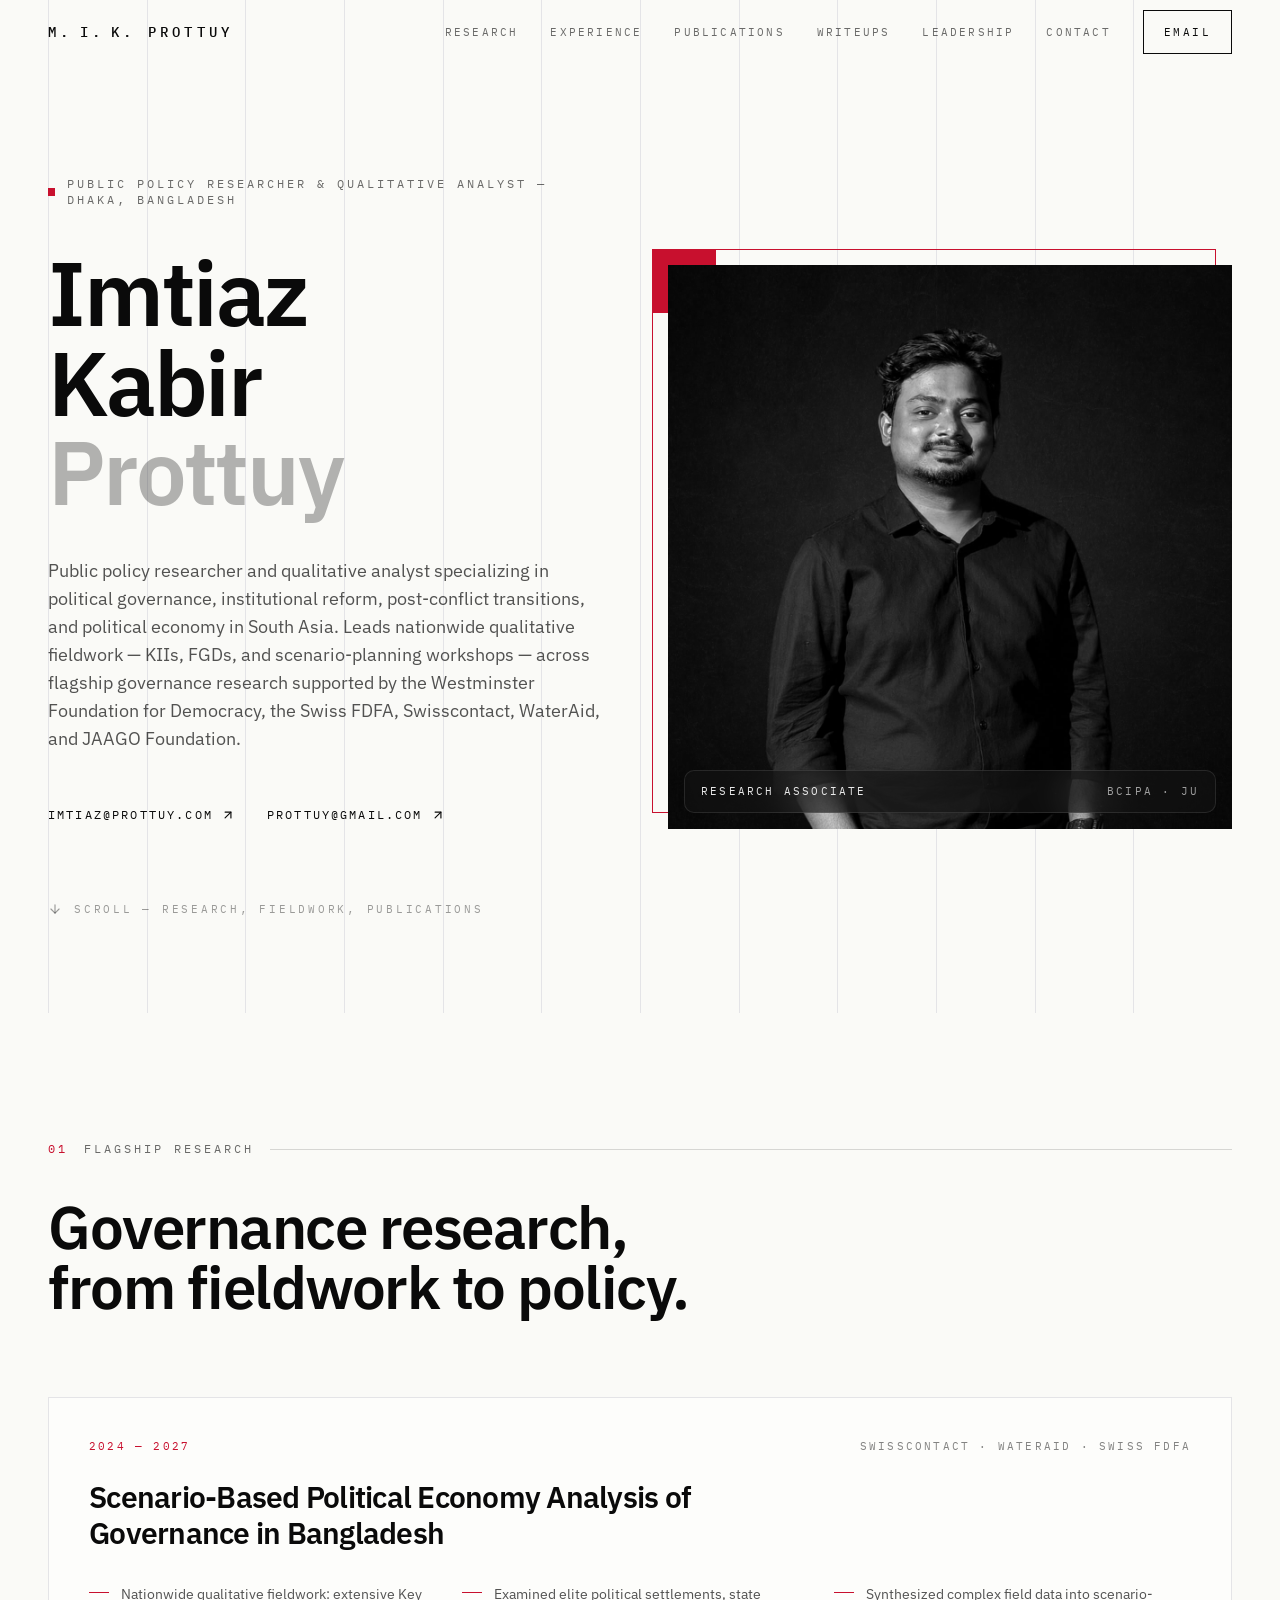
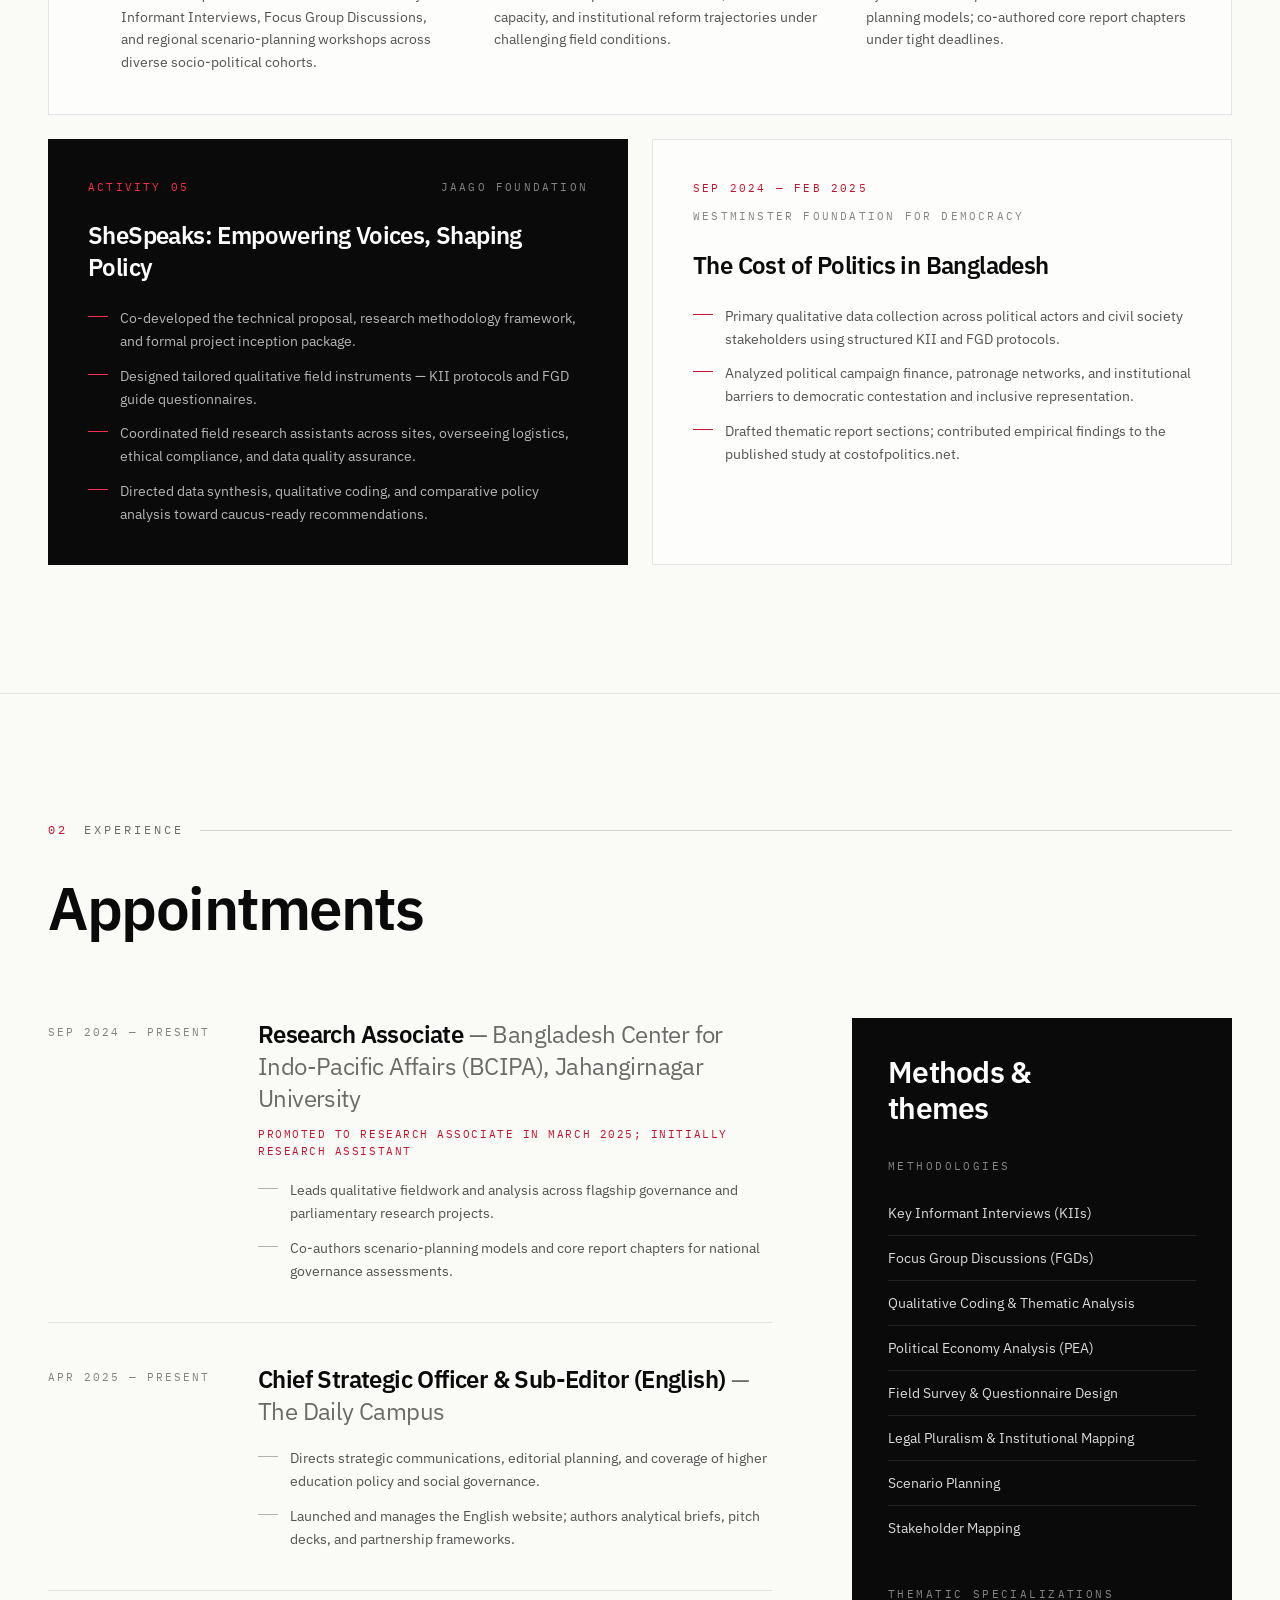
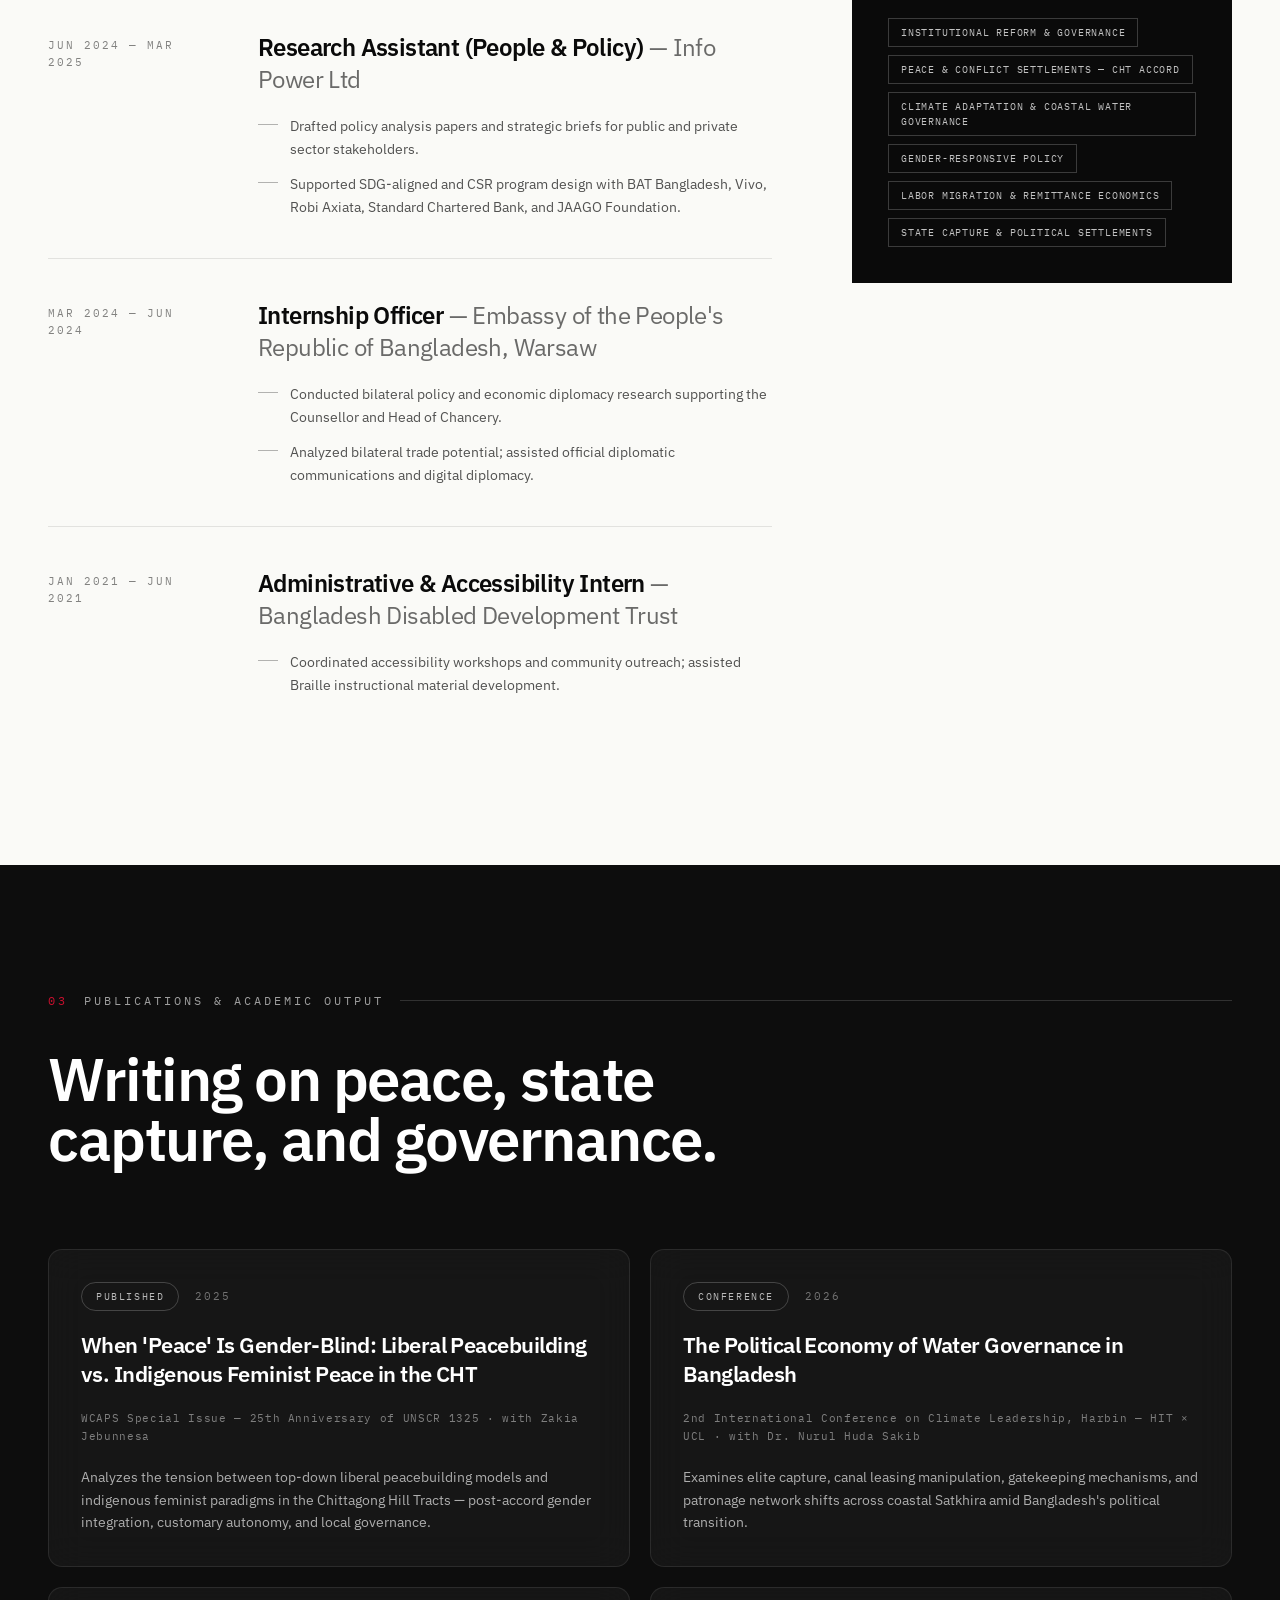
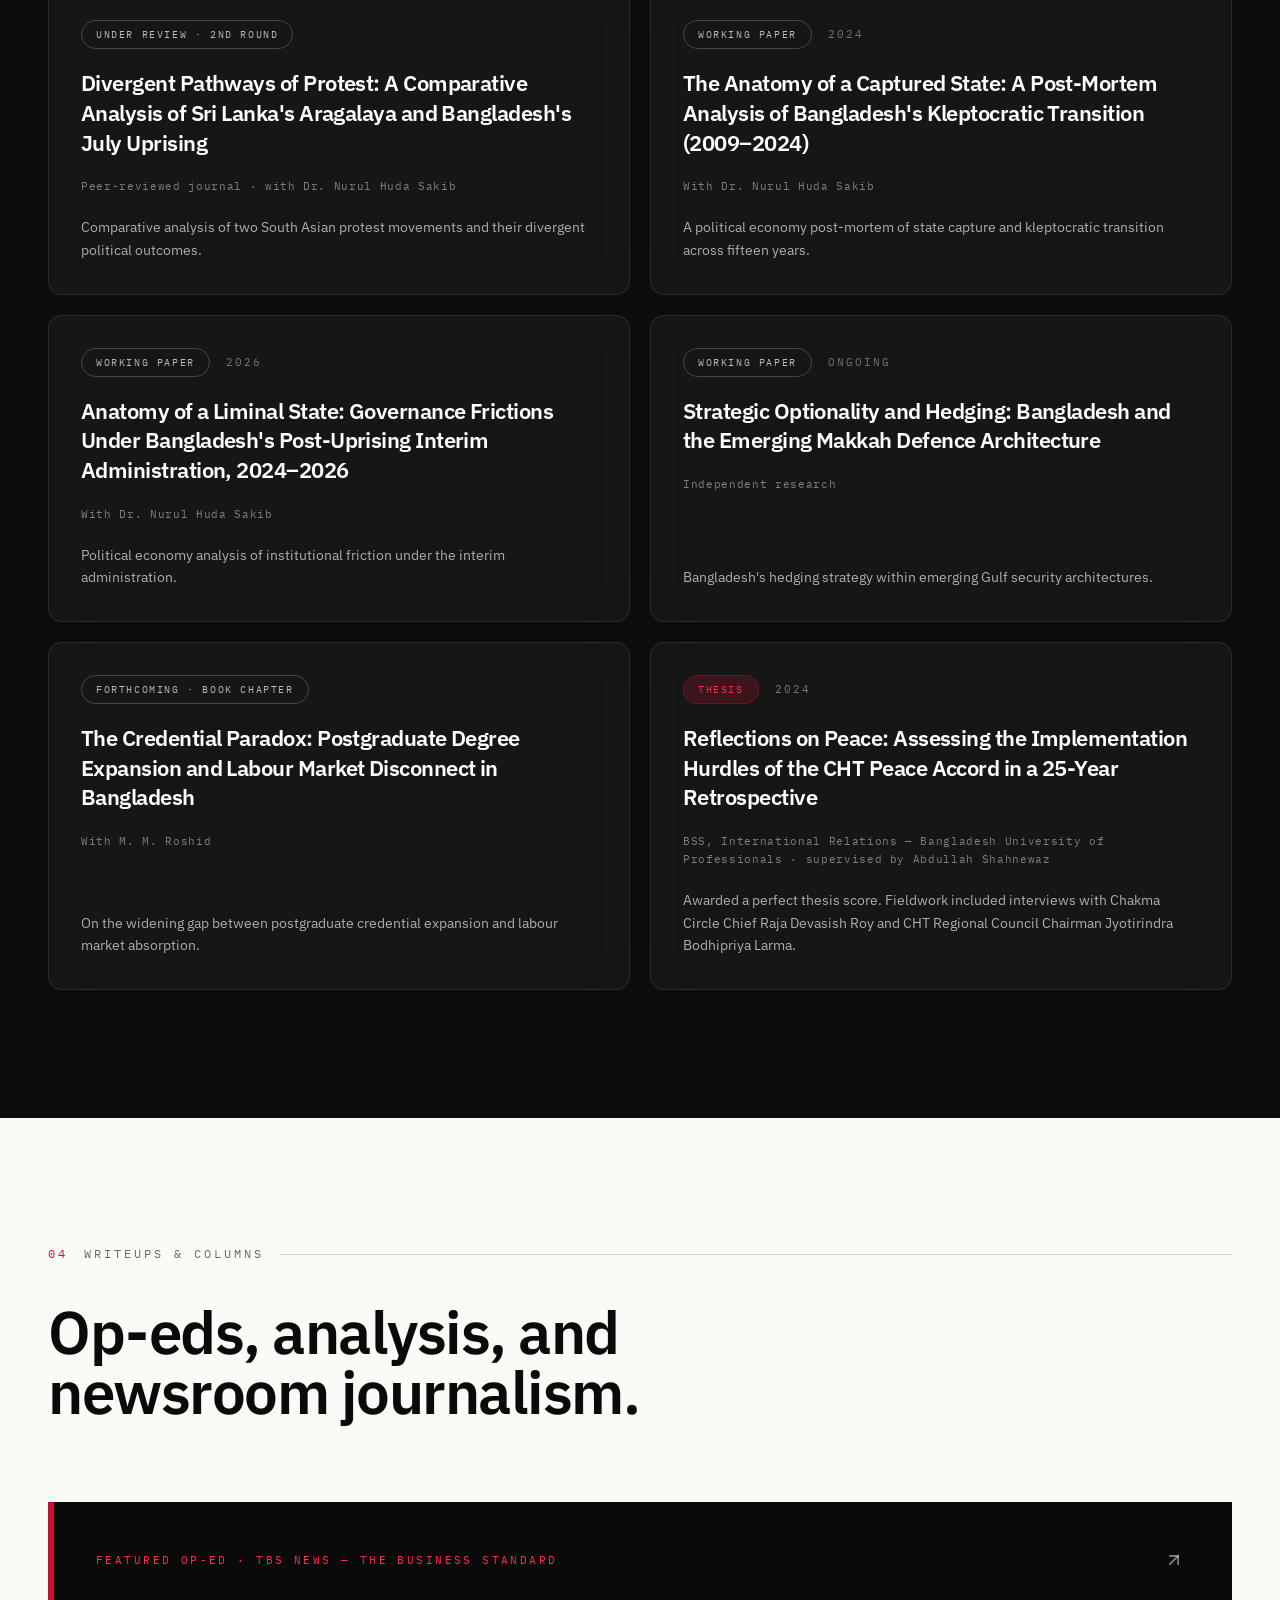
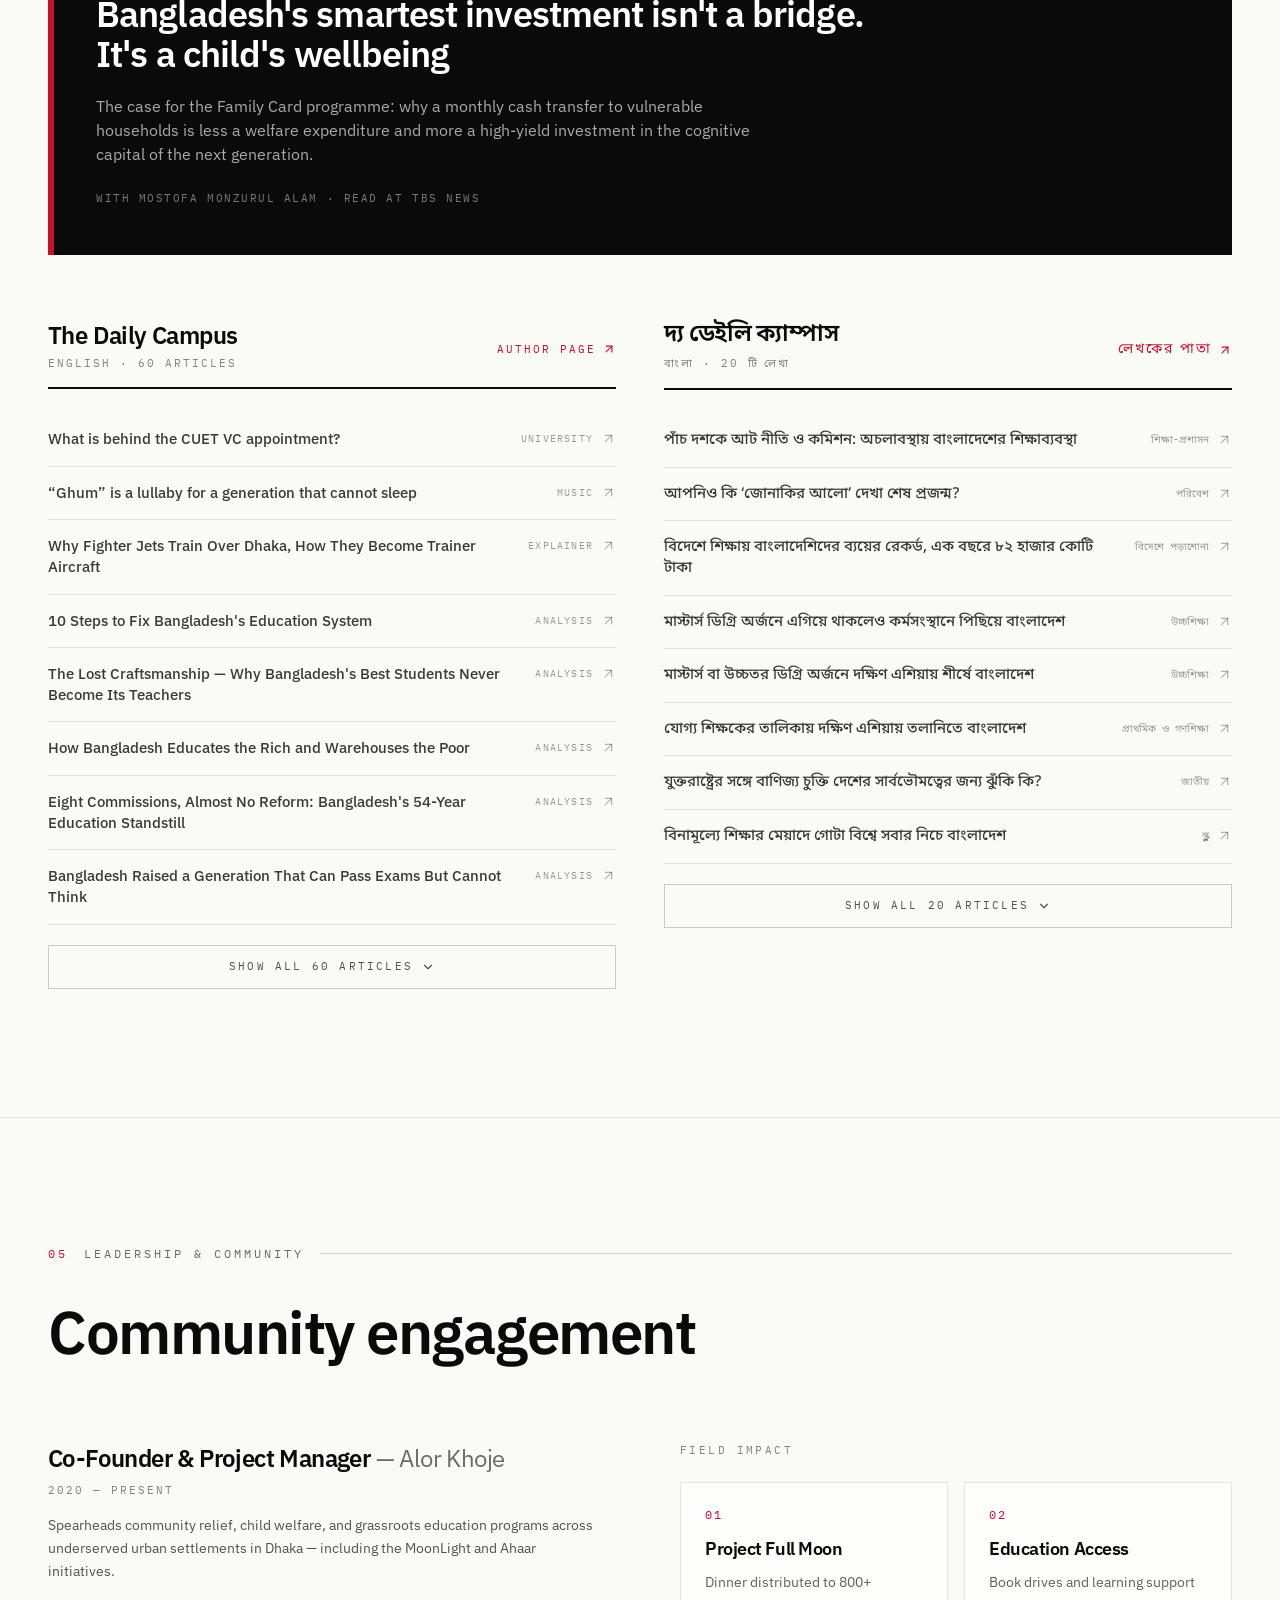
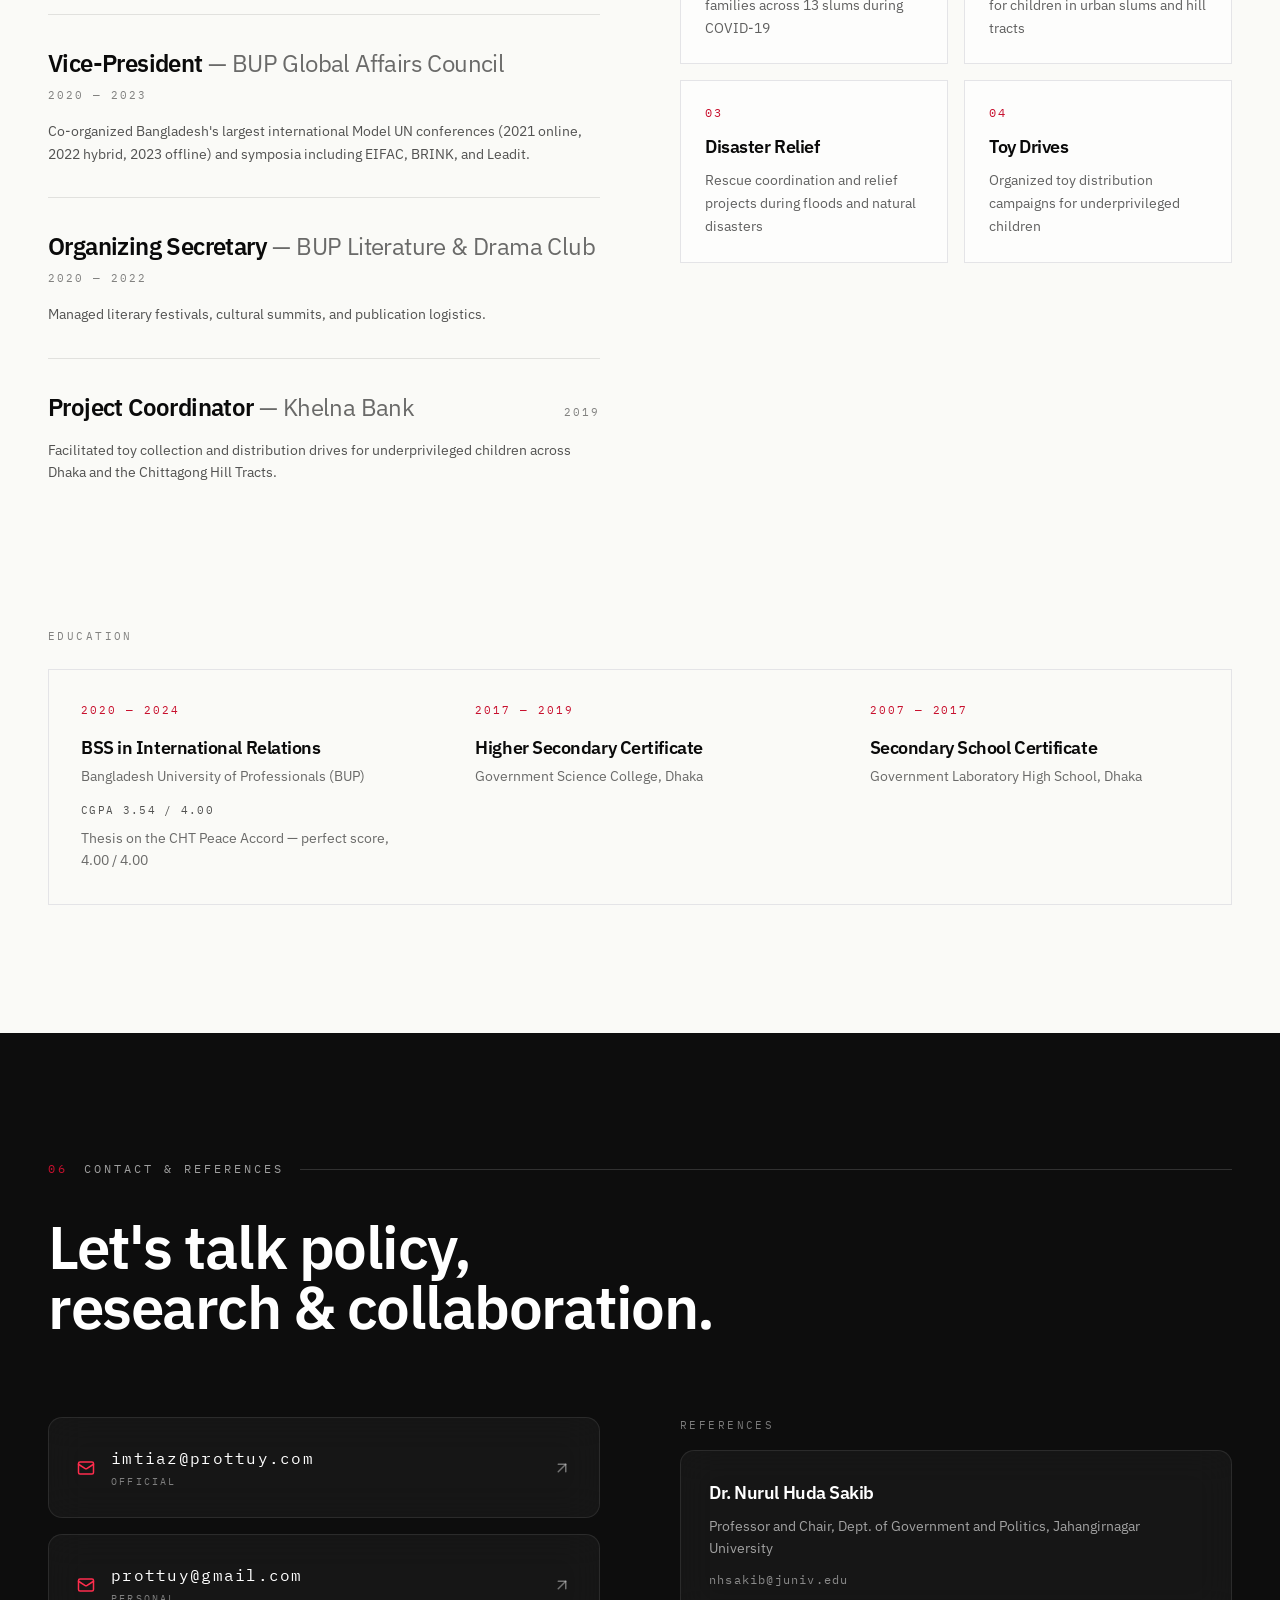
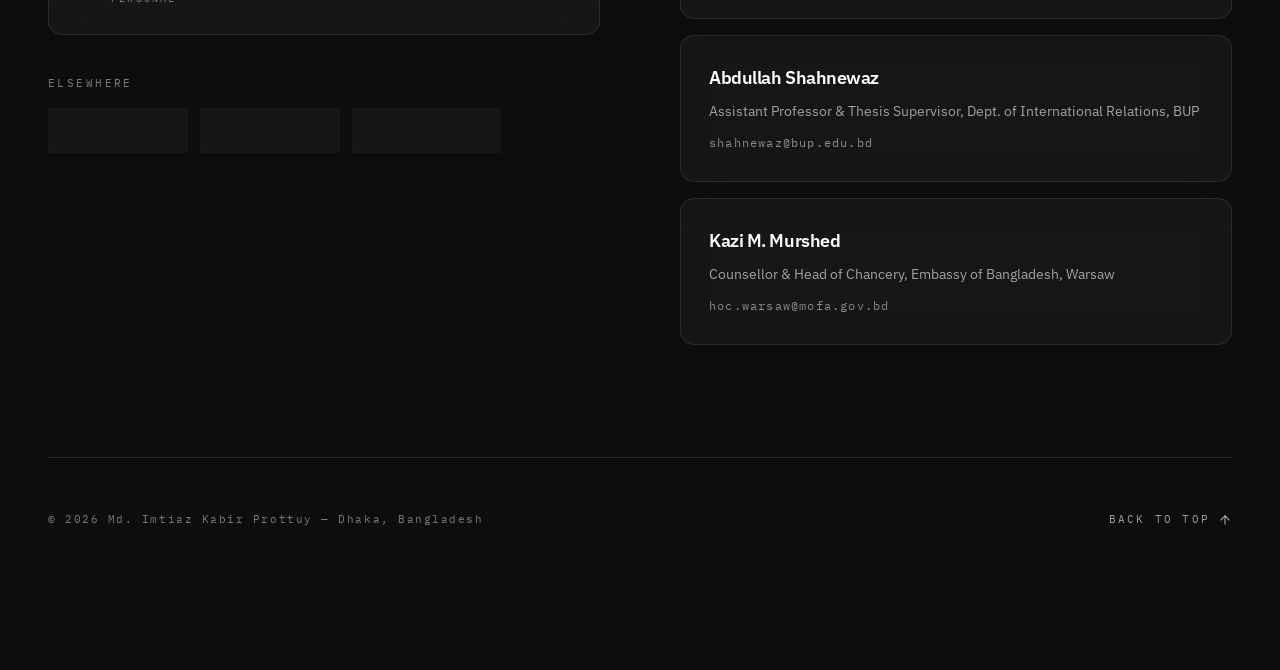
<file: index.html>
<!doctype html>
<html lang="en">
  <head>
    <meta charset="UTF-8" />
    <meta name="viewport" content="width=device-width, initial-scale=1.0, viewport-fit=cover" />
    <meta
      name="description"
      content="Imtiaz Kabir Prottuy — public policy researcher and qualitative analyst specializing in political governance, institutional reform, and post-conflict transitions in South Asia."
    />
    <title>Imtiaz Kabir Prottuy — Public Policy Researcher</title>
    <link rel="preconnect" href="https://fonts.loli.net" />
    <link rel="preconnect" href="https://gstatic.loli.net" crossorigin />
    <link
      href="https://fonts.loli.net/css2?family=IBM+Plex+Mono:wght@300;400;500&family=IBM+Plex+Sans:wght@300;400;500;600;700&family=Noto+Sans+Bengali:wght@400;500;600;700&display=swap"
      rel="stylesheet"
    />
    <script type="module" crossorigin src="./assets/index-CR6fG-UH.js"></script>
    <link rel="stylesheet" crossorigin href="./assets/index-COhpWd0Y.css">
  </head>
  <body>
    <div id="root"></div>
  </body>
</html>
</file>
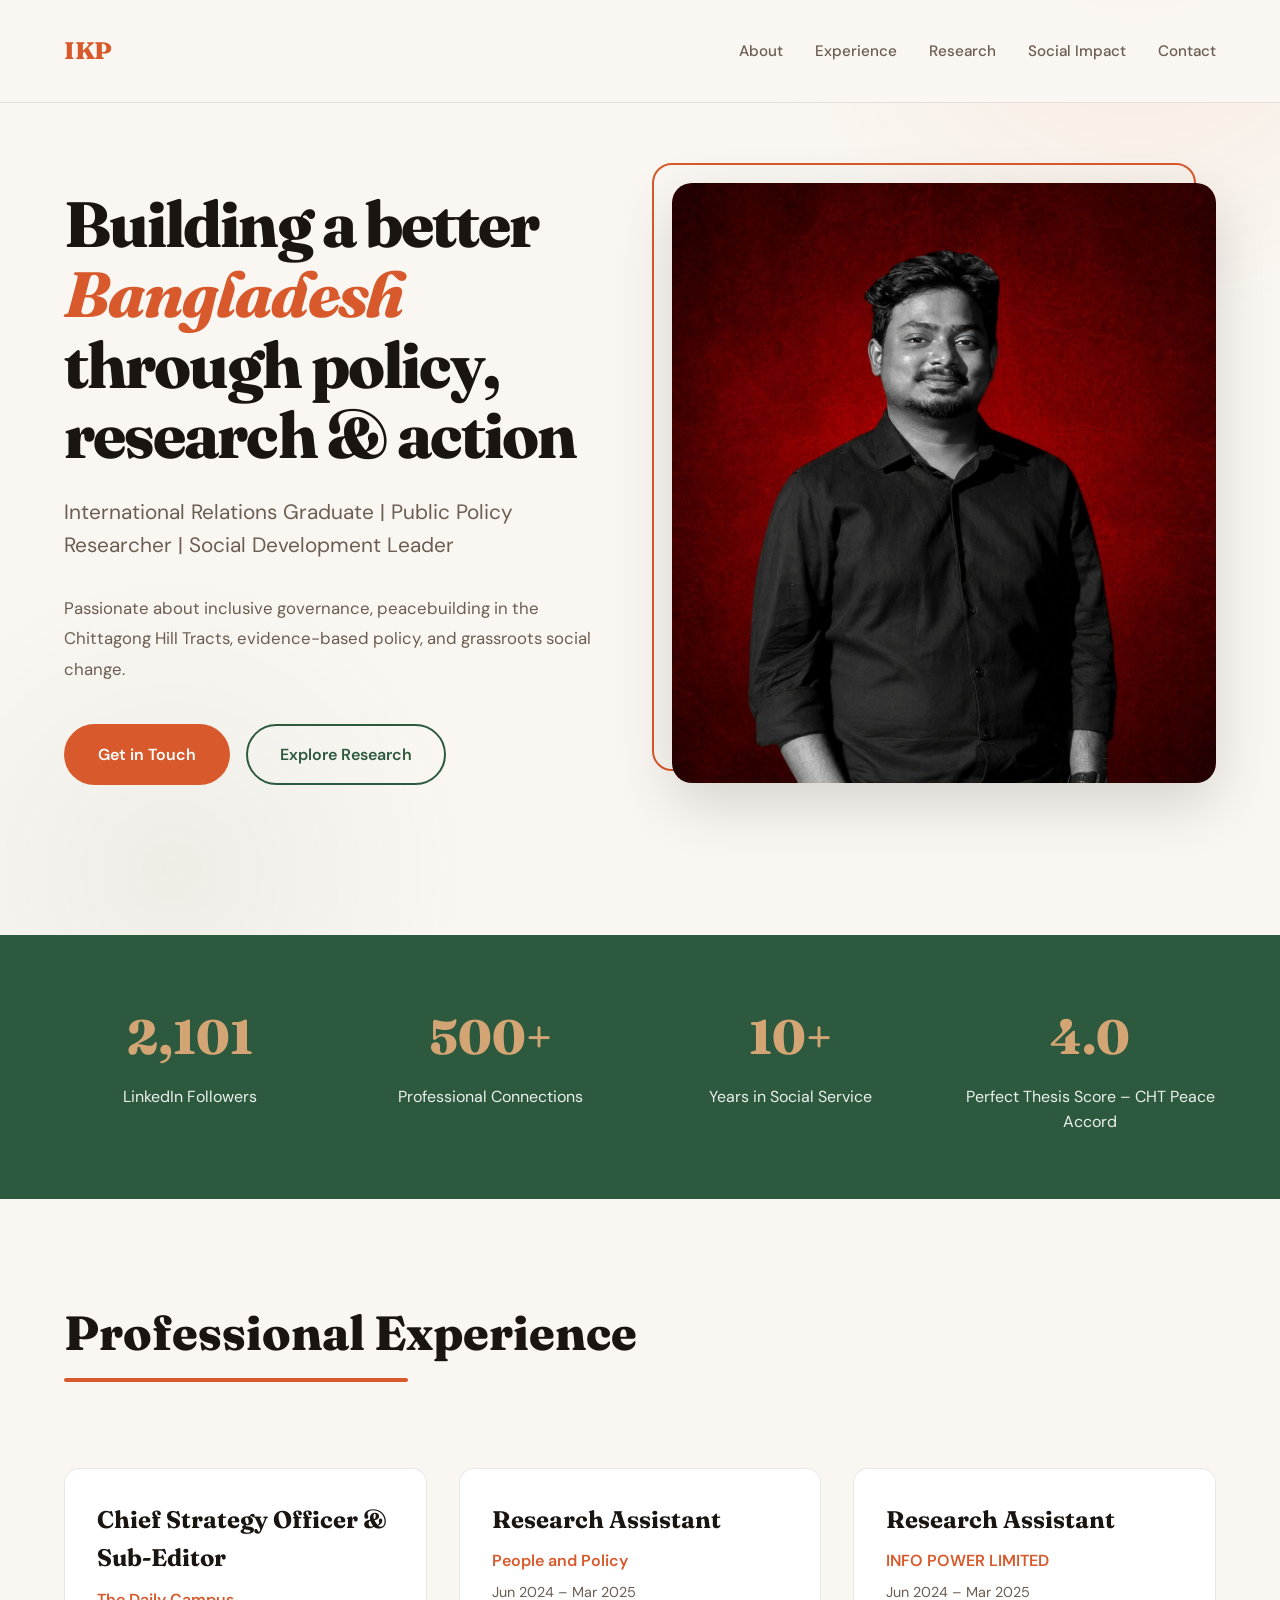
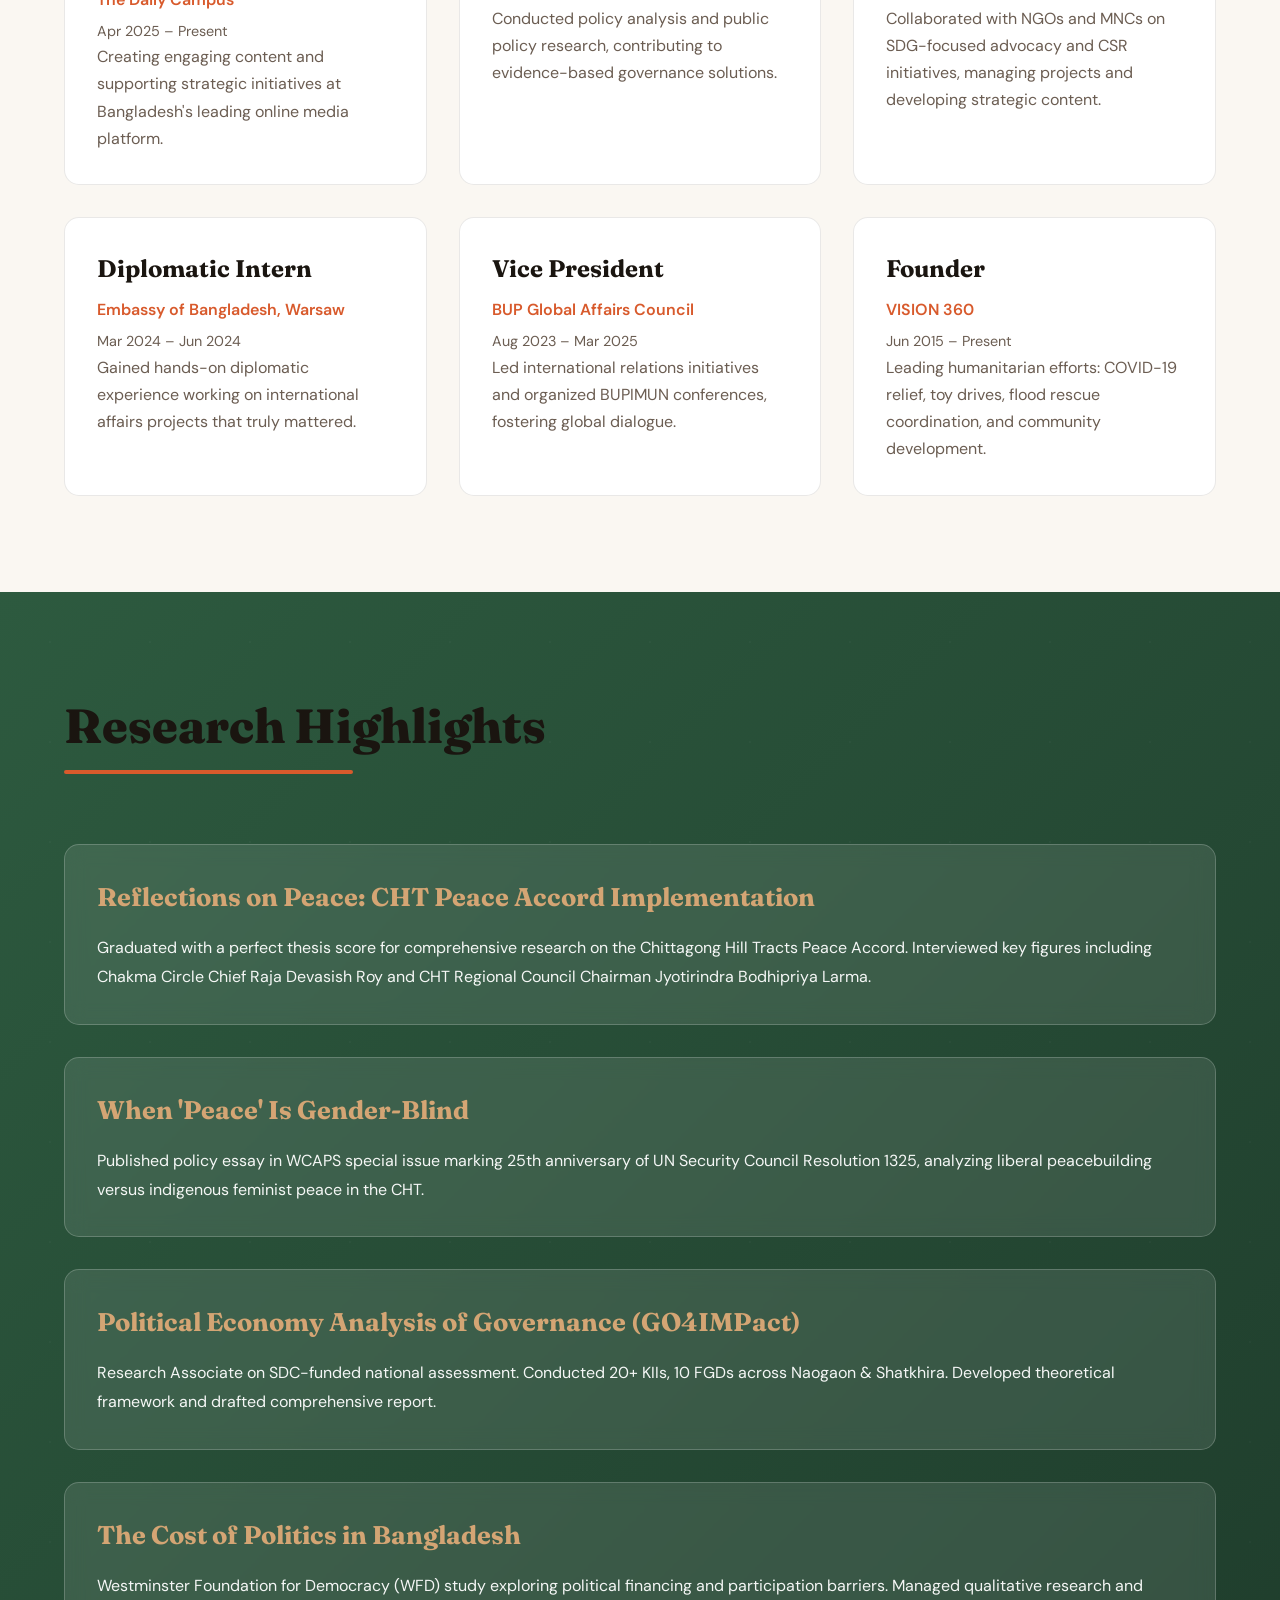
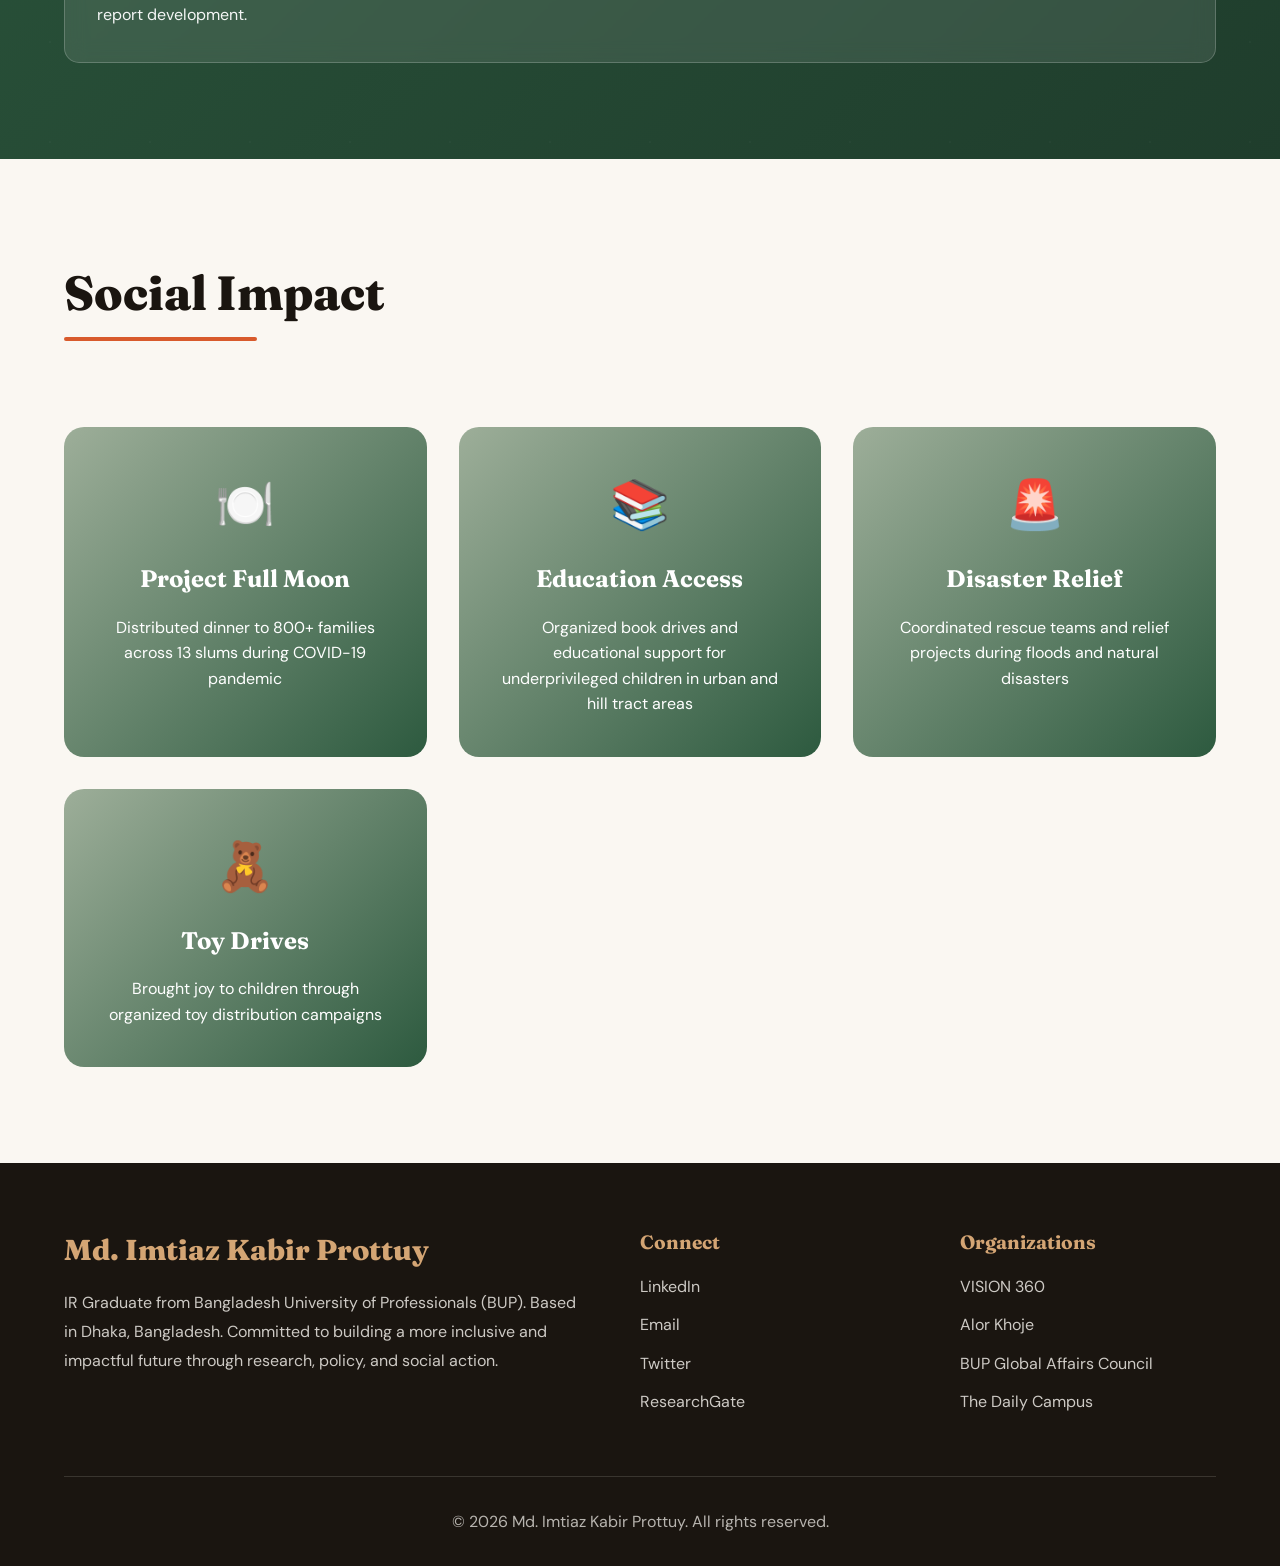
<file: old/index.html>
<!DOCTYPE html>
<html lang="en">
<head>
    <meta charset="UTF-8">
    <meta name="viewport" content="width=device-width, initial-scale=1.0">

    <!-- ===== Primary SEO Meta Tags ===== -->
    <title>Imtiaz Kabir Prottuy | International Relations | Public Policy Researcher | Social Impact Leader Bangladesh</title>
    <meta name="description" content="Md. Imtiaz Kabir Prottuy – IR graduate from BUP, public policy researcher, peacebuilding analyst, and social worker dedicated to inclusive governance, Chittagong Hill Tracts peace process, and community development in Bangladesh.">
    <meta name="keywords" content="Imtiaz Kabir Prottuy, public policy Bangladesh, CHT Peace Accord, peacebuilding research, social worker Bangladesh, IR graduate BUP, policy analyst Dhaka, governance reform, social impact Bangladesh">

    <!-- Canonical URL (update to your real domain when hosting) -->
    <link rel="canonical" href="https://prottuy.com/" />

    <!-- Open Graph (Facebook, LinkedIn, WhatsApp, etc.) -->
    <meta property="og:title" content="Imtiaz Kabir Prottuy – Public Policy Researcher | Peacebuilding | Social Impact">
    <meta property="og:description" content="Committed to evidence-based policy, inclusive governance, peace processes in CHT, and grassroots social change in Bangladesh.">
    <meta property="og:image" content="https://prottuy.com/file_00000000d970720b8852e775d047f581.jpg">
    <meta property="og:image:alt" content="Md. Imtiaz Kabir Prottuy – policy researcher and social worker">
    <meta property="og:url" content="https://prottuy.com/">
    <meta property="og:type" content="profile">
    <meta property="og:locale" content="en_US">

    <!-- Twitter / X Cards -->
    <meta name="twitter:card" content="summary_large_image">
    <meta name="twitter:title" content="Imtiaz Kabir Prottuy | Public Policy • Peacebuilding • Social Impact">
    <meta name="twitter:description" content="Researcher & social worker focused on inclusive governance, CHT peace process and community development in Bangladesh.">
    <meta name="twitter:image" content="https://prottuy.com/file_00000000d970720b8852e775d047f581.jpg">
    <meta name="twitter:image:alt" content="Imtiaz Kabir Prottuy professional portrait">

    <!-- Favicon & touch icons (replace with your actual files) -->
    <link rel="icon" href="/favicon.ico" type="image/x-icon">
    <link rel="apple-touch-icon" sizes="180x180" href="/apple-touch-icon.png">

    <!-- Google Fonts -->
    <link rel="preconnect" href="https://fonts.googleapis.com">
    <link rel="preconnect" href="https://fonts.gstatic.com" crossorigin>
    <link href="https://fonts.googleapis.com/css2?family=Fraunces:ital,opsz,wght@0,9..144,300;0,9..144,600;0,9..144,800;1,9..144,300&family=DM+Sans:wght@400;500;700&display=swap" rel="stylesheet">

    <style>
        * {
            margin: 0;
            padding: 0;
            box-sizing: border-box;
        }

        :root {
            --warm-black: #1a1510;
            --warm-cream: #faf7f2;
            --burnt-orange: #d85a2c;
            --deep-green: #2d5a3f;
            --golden: #d4a574;
            --soft-sage: #9dae99;
            --text-primary: #2a2218;
            --text-secondary: #6b5d52;
        }

        body {
            font-family: 'DM Sans', sans-serif;
            background: var(--warm-cream);
            color: var(--text-primary);
            line-height: 1.6;
            overflow-x: hidden;
        }

        body::before {
            content: '';
            position: fixed;
            top: -50%;
            right: -20%;
            width: 800px;
            height: 800px;
            background: radial-gradient(circle, rgba(216, 90, 44, 0.08) 0%, transparent 70%);
            border-radius: 50%;
            z-index: -1;
            animation: float 20s ease-in-out infinite;
        }

        body::after {
            content: '';
            position: fixed;
            bottom: -30%;
            left: -10%;
            width: 600px;
            height: 600px;
            background: radial-gradient(circle, rgba(45, 90, 63, 0.06) 0%, transparent 70%);
            border-radius: 50%;
            z-index: -1;
            animation: float 25s ease-in-out infinite reverse;
        }

        @keyframes float {
            0%, 100% { transform: translate(0, 0) scale(1); }
            50% { transform: translate(30px, -30px) scale(1.05); }
        }

        header {
            padding: 2rem 5%;
            border-bottom: 1px solid rgba(42, 34, 24, 0.1);
            backdrop-filter: blur(10px);
            position: sticky;
            top: 0;
            background: rgba(250, 247, 242, 0.9);
            z-index: 100;
            animation: slideDown 0.6s ease-out;
        }

        @keyframes slideDown {
            from { transform: translateY(-100%); opacity: 0; }
            to   { transform: translateY(0); opacity: 1; }
        }

        nav {
            display: flex;
            justify-content: space-between;
            align-items: center;
            max-width: 1400px;
            margin: 0 auto;
        }

        .logo {
            font-family: 'Fraunces', serif;
            font-size: 1.5rem;
            font-weight: 800;
            color: var(--burnt-orange);
            letter-spacing: -0.02em;
        }

        .nav-links {
            display: flex;
            gap: 2rem;
            list-style: none;
        }

        .nav-links a {
            color: var(--text-secondary);
            text-decoration: none;
            font-weight: 500;
            font-size: 0.95rem;
            position: relative;
            transition: color 0.3s ease;
        }

        .nav-links a::after {
            content: '';
            position: absolute;
            bottom: -5px;
            left: 0;
            width: 0;
            height: 2px;
            background: var(--burnt-orange);
            transition: width 0.3s ease;
        }

        .nav-links a:hover {
            color: var(--burnt-orange);
        }

        .nav-links a:hover::after {
            width: 100%;
        }

        .hero {
            max-width: 1400px;
            margin: 0 auto;
            padding: 5rem 5%;
            display: grid;
            grid-template-columns: 1fr 1fr;
            gap: 4rem;
            align-items: center;
            animation: fadeInUp 0.8s ease-out 0.2s both;
        }

        @keyframes fadeInUp {
            from { opacity: 0; transform: translateY(30px); }
            to   { opacity: 1; transform: translateY(0); }
        }

        .hero-content h1 {
            font-family: 'Fraunces', serif;
            font-size: 4rem;
            font-weight: 800;
            line-height: 1.1;
            margin-bottom: 1.5rem;
            color: var(--warm-black);
            letter-spacing: -0.03em;
        }

        .hero-content h1 .highlight {
            color: var(--burnt-orange);
            font-style: italic;
            position: relative;
            display: inline-block;
        }

        .hero-tagline {
            font-size: 1.3rem;
            color: var(--text-secondary);
            margin-bottom: 2rem;
            font-weight: 400;
        }

        .hero-description {
            font-size: 1.05rem;
            line-height: 1.8;
            color: var(--text-secondary);
            margin-bottom: 2.5rem;
        }

        .cta-buttons {
            display: flex;
            gap: 1rem;
        }

        .btn {
            padding: 1rem 2rem;
            border-radius: 50px;
            text-decoration: none;
            font-weight: 600;
            font-size: 1rem;
            transition: all 0.3s ease;
            border: 2px solid transparent;
            cursor: pointer;
        }

        .btn-primary {
            background: var(--burnt-orange);
            color: white;
        }

        .btn-primary:hover {
            background: #b94920;
            transform: translateY(-2px);
            box-shadow: 0 10px 30px rgba(216, 90, 44, 0.3);
        }

        .btn-secondary {
            background: transparent;
            color: var(--deep-green);
            border-color: var(--deep-green);
        }

        .btn-secondary:hover {
            background: var(--deep-green);
            color: white;
            transform: translateY(-2px);
        }

        .hero-image {
            position: relative;
            animation: fadeInUp 0.8s ease-out 0.4s both;
        }

        .hero-image img {
            width: 100%;
            height: 600px;
            object-fit: cover;
            border-radius: 20px;
            box-shadow: 0 20px 60px rgba(0, 0, 0, 0.15);
            transition: transform 0.3s ease;
        }

        .hero-image:hover img {
            transform: scale(1.02);
        }

        .hero-image::before {
            content: '';
            position: absolute;
            top: -20px;
            left: -20px;
            right: 20px;
            bottom: 20px;
            border: 2px solid var(--burnt-orange);
            border-radius: 20px;
            z-index: -1;
        }

        .stats {
            background: var(--deep-green);
            color: white;
            padding: 4rem 5%;
            margin: 4rem 0;
            animation: fadeInUp 0.8s ease-out 0.6s both;
        }

        .stats-container {
            max-width: 1400px;
            margin: 0 auto;
            display: grid;
            grid-template-columns: repeat(4, 1fr);
            gap: 3rem;
            text-align: center;
        }

        .stat-item h3 {
            font-family: 'Fraunces', serif;
            font-size: 3rem;
            font-weight: 800;
            margin-bottom: 0.5rem;
            color: var(--golden);
        }

        .stat-item p {
            font-size: 1rem;
            opacity: 0.9;
        }

        .experience {
            max-width: 1400px;
            margin: 6rem auto;
            padding: 0 5%;
            animation: fadeInUp 0.8s ease-out 0.8s both;
        }

        .section-title {
            font-family: 'Fraunces', serif;
            font-size: 3rem;
            font-weight: 800;
            margin-bottom: 3rem;
            color: var(--warm-black);
            position: relative;
            display: inline-block;
        }

        .section-title::after {
            content: '';
            position: absolute;
            bottom: -10px;
            left: 0;
            width: 60%;
            height: 4px;
            background: var(--burnt-orange);
            border-radius: 2px;
        }

        .experience-grid {
            display: grid;
            grid-template-columns: repeat(auto-fit, minmax(350px, 1fr));
            gap: 2rem;
            margin-top: 3rem;
        }

        .experience-card {
            background: white;
            padding: 2rem;
            border-radius: 15px;
            border: 1px solid rgba(42, 34, 24, 0.1);
            transition: all 0.3s ease;
            position: relative;
            overflow: hidden;
        }

        .experience-card::before {
            content: '';
            position: absolute;
            top: 0;
            left: 0;
            width: 4px;
            height: 100%;
            background: var(--burnt-orange);
            transform: scaleY(0);
            transition: transform 0.3s ease;
            transform-origin: top;
        }

        .experience-card:hover {
            transform: translateY(-5px);
            box-shadow: 0 15px 40px rgba(0, 0, 0, 0.1);
        }

        .experience-card:hover::before {
            transform: scaleY(1);
        }

        .experience-card h3 {
            font-family: 'Fraunces', serif;
            font-size: 1.5rem;
            font-weight: 700;
            color: var(--warm-black);
            margin-bottom: 0.5rem;
        }

        .experience-card .company {
            color: var(--burnt-orange);
            font-weight: 600;
            margin-bottom: 0.3rem;
        }

        .experience-card .period {
            color: var(--text-secondary);
            font-size: 0.9rem;
            margin-bottom: 1rem;
        }

        .experience-card p {
            color: var(--text-secondary);
            line-height: 1.7;
        }

        .research {
            background: linear-gradient(135deg, #2d5a3f 0%, #1f3d2c 100%);
            color: white;
            padding: 6rem 5%;
            margin: 6rem 0;
            position: relative;
            overflow: hidden;
        }

        .research::before {
            content: '';
            position: absolute;
            top: 0;
            left: 0;
            right: 0;
            bottom: 0;
            background: url('data:image/svg+xml,<svg width="100" height="100" xmlns="http://www.w3.org/2000/svg"><circle cx="50" cy="50" r="1" fill="white" opacity="0.1"/></svg>');
            opacity: 0.3;
        }

        .research-container {
            max-width: 1400px;
            margin: 0 auto;
            position: relative;
            z-index: 1;
        }

        .research h2 {
            font-family: 'Fraunces', serif;
            font-size: 3rem;
            font-weight: 800;
            margin-bottom: 2rem;
        }

        .research-list {
            display: grid;
            gap: 2rem;
            margin-top: 3rem;
        }

        .research-item {
            background: rgba(255, 255, 255, 0.1);
            padding: 2rem;
            border-radius: 15px;
            backdrop-filter: blur(10px);
            border: 1px solid rgba(255, 255, 255, 0.2);
            transition: all 0.3s ease;
        }

        .research-item:hover {
            background: rgba(255, 255, 255, 0.15);
            transform: translateX(10px);
        }

        .research-item h3 {
            font-family: 'Fraunces', serif;
            font-size: 1.6rem;
            font-weight: 700;
            margin-bottom: 1rem;
            color: var(--golden);
        }

        .research-item p {
            opacity: 0.95;
            line-height: 1.8;
        }

        .impact {
            max-width: 1400px;
            margin: 6rem auto;
            padding: 0 5%;
        }

        .impact-grid {
            display: grid;
            grid-template-columns: repeat(auto-fit, minmax(300px, 1fr));
            gap: 2rem;
            margin-top: 3rem;
        }

        .impact-card {
            background: linear-gradient(135deg, var(--soft-sage) 0%, var(--deep-green) 100%);
            color: white;
            padding: 2.5rem;
            border-radius: 20px;
            text-align: center;
            transition: transform 0.3s ease;
        }

        .impact-card:hover {
            transform: scale(1.05);
        }

        .impact-icon {
            font-size: 3rem;
            margin-bottom: 1rem;
        }

        .impact-card h3 {
            font-family: 'Fraunces', serif;
            font-size: 1.5rem;
            font-weight: 700;
            margin-bottom: 1rem;
        }

        footer {
            background: var(--warm-black);
            color: var(--warm-cream);
            padding: 4rem 5% 2rem;
            margin-top: 6rem;
        }

        .footer-content {
            max-width: 1400px;
            margin: 0 auto;
            display: grid;
            grid-template-columns: 2fr 1fr 1fr;
            gap: 4rem;
            margin-bottom: 3rem;
        }

        .footer-about h3 {
            font-family: 'Fraunces', serif;
            font-size: 1.8rem;
            font-weight: 800;
            color: var(--golden);
            margin-bottom: 1rem;
        }

        .footer-about p {
            opacity: 0.8;
            line-height: 1.8;
        }

        .footer-links h4 {
            font-family: 'Fraunces', serif;
            font-size: 1.2rem;
            font-weight: 700;
            margin-bottom: 1rem;
            color: var(--golden);
        }

        .footer-links ul {
            list-style: none;
        }

        .footer-links ul li {
            margin-bottom: 0.8rem;
        }

        .footer-links a {
            color: var(--warm-cream);
            text-decoration: none;
            opacity: 0.8;
            transition: all 0.3s ease;
        }

        .footer-links a:hover {
            opacity: 1;
            color: var(--golden);
            padding-left: 5px;
        }

        .footer-bottom {
            max-width: 1400px;
            margin: 0 auto;
            padding-top: 2rem;
            border-top: 1px solid rgba(250, 247, 242, 0.2);
            text-align: center;
            opacity: 0.7;
        }

        /* Responsive */
        @media (max-width: 1024px) {
            .hero { grid-template-columns: 1fr; gap: 3rem; }
            .hero-content h1 { font-size: 3rem; }
            .stats-container { grid-template-columns: repeat(2, 1fr); }
            .footer-content { grid-template-columns: 1fr; gap: 2rem; }
        }

        @media (max-width: 768px) {
            .nav-links { display: none; }
            .hero-content h1 { font-size: 2.5rem; }
            .section-title { font-size: 2rem; }
            .experience-grid { grid-template-columns: 1fr; }
            .stats-container { grid-template-columns: 1fr; gap: 2rem; }
            .cta-buttons { flex-direction: column; }
            .hero-image img { height: 400px; }
        }

        /* Scrollbar */
        ::-webkit-scrollbar { width: 10px; }
        ::-webkit-scrollbar-track { background: var(--warm-cream); }
        ::-webkit-scrollbar-thumb { background: var(--burnt-orange); border-radius: 5px; }
        ::-webkit-scrollbar-thumb:hover { background: #b94920; }

        html { scroll-behavior: smooth; }

        /* Visually hidden for screen readers */
        .visually-hidden {
            position: absolute;
            width: 1px;
            height: 1px;
            padding: 0;
            margin: -1px;
            overflow: hidden;
            clip: rect(0,0,0,0);
            border: 0;
        }
    </style>
</head>
<body>

    <header>
        <nav aria-label="Main navigation">
            <div class="logo">IKP</div>
            <ul class="nav-links">
                <li><a href="#about">About</a></li>
                <li><a href="#experience">Experience</a></li>
                <li><a href="#research">Research</a></li>
                <li><a href="#impact">Social Impact</a></li>
                <li><a href="#contact">Contact</a></li>
            </ul>
        </nav>
    </header>

    <main>
        <section class="hero" id="about" aria-labelledby="hero-heading">
            <div class="hero-content">
                <h1 id="hero-heading">
                    Building a better <span class="highlight">Bangladesh</span> through policy, research & action
                </h1>
                <p class="hero-tagline">International Relations Graduate | Public Policy Researcher | Social Development Leader</p>
                <p class="hero-description">
                    Passionate about inclusive governance, peacebuilding in the Chittagong Hill Tracts, evidence-based policy, and grassroots social change.
                </p>
                <div class="cta-buttons">
                    <a href="#contact" class="btn btn-primary">Get in Touch</a>
                    <a href="#research" class="btn btn-secondary">Explore Research</a>
                </div>
            </div>

            <div class="hero-image">
                <img 
                    src="file_00000000d970720b8852e775d047f581.jpg" 
                    alt="Md. Imtiaz Kabir Prottuy – public policy researcher, peacebuilding analyst and social worker from Bangladesh" 
                    width="800" 
                    height="600" 
                    loading="eager"
                >
            </div>
        </section>

        <section class="stats" aria-labelledby="stats-heading">
            <h2 id="stats-heading" class="visually-hidden">Key Achievements & Reach</h2>
            <div class="stats-container">
                <div class="stat-item">
                    <h3>2,101</h3>
                    <p>LinkedIn Followers</p>
                </div>
                <div class="stat-item">
                    <h3>500+</h3>
                    <p>Professional Connections</p>
                </div>
                <div class="stat-item">
                    <h3>10+</h3>
                    <p>Years in Social Service</p>
                </div>
                <div class="stat-item">
                    <h3>4.0</h3>
                    <p>Perfect Thesis Score – CHT Peace Accord</p>
                </div>
            </div>
        </section>

        <section class="experience" id="experience" aria-labelledby="experience-heading">
            <h2 id="experience-heading" class="section-title">Professional Experience</h2>
            <div class="experience-grid">
                <div class="experience-card">
                    <h3>Chief Strategy Officer & Sub-Editor</h3>
                    <p class="company">The Daily Campus</p>
                    <time class="period" datetime="2025-04">Apr 2025 – Present</time>
                    <p>Creating engaging content and supporting strategic initiatives at Bangladesh's leading online media platform.</p>
                </div>
                <div class="experience-card">
                    <h3>Research Assistant</h3>
                    <p class="company">People and Policy</p>
                    <time class="period" datetime="2024-06">Jun 2024 – Mar 2025</time>
                    <p>Conducted policy analysis and public policy research, contributing to evidence-based governance solutions.</p>
                </div>
                <div class="experience-card">
                    <h3>Research Assistant</h3>
                    <p class="company">INFO POWER LIMITED</p>
                    <time class="period" datetime="2024-06">Jun 2024 – Mar 2025</time>
                    <p>Collaborated with NGOs and MNCs on SDG-focused advocacy and CSR initiatives, managing projects and developing strategic content.</p>
                </div>
                <div class="experience-card">
                    <h3>Diplomatic Intern</h3>
                    <p class="company">Embassy of Bangladesh, Warsaw</p>
                    <time class="period" datetime="2024-03">Mar 2024 – Jun 2024</time>
                    <p>Gained hands-on diplomatic experience working on international affairs projects that truly mattered.</p>
                </div>
                <div class="experience-card">
                    <h3>Vice President</h3>
                    <p class="company">BUP Global Affairs Council</p>
                    <time class="period" datetime="2023-08">Aug 2023 – Mar 2025</time>
                    <p>Led international relations initiatives and organized BUPIMUN conferences, fostering global dialogue.</p>
                </div>
                <div class="experience-card">
                    <h3>Founder</h3>
                    <p class="company">VISION 360</p>
                    <time class="period" datetime="2015-06">Jun 2015 – Present</time>
                    <p>Leading humanitarian efforts: COVID-19 relief, toy drives, flood rescue coordination, and community development.</p>
                </div>
            </div>
        </section>

        <section class="research" id="research" aria-labelledby="research-heading">
            <div class="research-container">
                <h2 id="research-heading" class="section-title">Research Highlights</h2>
                <div class="research-list">
                    <div class="research-item">
                        <h3>Reflections on Peace: CHT Peace Accord Implementation</h3>
                        <p>Graduated with a perfect thesis score for comprehensive research on the Chittagong Hill Tracts Peace Accord. Interviewed key figures including Chakma Circle Chief Raja Devasish Roy and CHT Regional Council Chairman Jyotirindra Bodhipriya Larma.</p>
                    </div>
                    <div class="research-item">
                        <h3>When 'Peace' Is Gender-Blind</h3>
                        <p>Published policy essay in WCAPS special issue marking 25th anniversary of UN Security Council Resolution 1325, analyzing liberal peacebuilding versus indigenous feminist peace in the CHT.</p>
                    </div>
                    <div class="research-item">
                        <h3>Political Economy Analysis of Governance (GO4IMPact)</h3>
                        <p>Research Associate on SDC-funded national assessment. Conducted 20+ KIIs, 10 FGDs across Naogaon & Shatkhira. Developed theoretical framework and drafted comprehensive report.</p>
                    </div>
                    <div class="research-item">
                        <h3>The Cost of Politics in Bangladesh</h3>
                        <p>Westminster Foundation for Democracy (WFD) study exploring political financing and participation barriers. Managed qualitative research and report development.</p>
                    </div>
                </div>
            </div>
        </section>

        <section class="impact" id="impact" aria-labelledby="impact-heading">
            <h2 id="impact-heading" class="section-title">Social Impact</h2>
            <div class="impact-grid">
                <div class="impact-card">
                    <div class="impact-icon">🍽️</div>
                    <h3>Project Full Moon</h3>
                    <p>Distributed dinner to 800+ families across 13 slums during COVID-19 pandemic</p>
                </div>
                <div class="impact-card">
                    <div class="impact-icon">📚</div>
                    <h3>Education Access</h3>
                    <p>Organized book drives and educational support for underprivileged children in urban and hill tract areas</p>
                </div>
                <div class="impact-card">
                    <div class="impact-icon">🚨</div>
                    <h3>Disaster Relief</h3>
                    <p>Coordinated rescue teams and relief projects during floods and natural disasters</p>
                </div>
                <div class="impact-card">
                    <div class="impact-icon">🧸</div>
                    <h3>Toy Drives</h3>
                    <p>Brought joy to children through organized toy distribution campaigns</p>
                </div>
            </div>
        </section>
    </main>

    <footer id="contact" aria-labelledby="contact-heading">
        <h2 id="contact-heading" class="visually-hidden">Contact Md. Imtiaz Kabir Prottuy</h2>
        <div class="footer-content">
            <div class="footer-about">
                <h3>Md. Imtiaz Kabir Prottuy</h3>
                <p>
                    IR Graduate from Bangladesh University of Professionals (BUP). Based in Dhaka, Bangladesh. 
                    Committed to building a more inclusive and impactful future through research, policy, and social action.
                </p>
            </div>
            <div class="footer-links">
                <h4>Connect</h4>
                <ul>
                    <li><a href="https://linkedin.com/in/imtiaz-kabir-prottuy" target="_blank" rel="noopener noreferrer">LinkedIn</a></li>
                    <li><a href="mailto:gmail@prottuy.com">Email</a></li>
                    <li><a href="#" target="_blank" rel="noopener noreferrer">Twitter</a></li>
                    <li><a href="#" target="_blank" rel="noopener noreferrer">ResearchGate</a></li>
                </ul>
            </div>
            <div class="footer-links">
                <h4>Organizations</h4>
                <ul>
                    <li><a href="#" target="_blank" rel="noopener noreferrer">VISION 360</a></li>
                    <li><a href="#" target="_blank" rel="noopener noreferrer">Alor Khoje</a></li>
                    <li><a href="https://bup.edu.bd/club-home/bup-global-affairs-council" target="_blank" rel="noopener noreferrer">BUP Global Affairs Council</a></li>
                    <li><a href="https://english.thedailycampus.com/author/Md.%20Imtiaz%20Kabir%20Prottuy" target="_blank" rel="noopener noreferrer">The Daily Campus</a></li>
                </ul>
            </div>
        </div>
        <div class="footer-bottom">
            <p>© 2026 Md. Imtiaz Kabir Prottuy. All rights reserved.</p>
        </div>
    </footer>

    <!-- Structured Data (JSON-LD) – helps Google understand who you are -->
    <script type="application/ld+json">
    {
      "@context": "https://schema.org",
      "@type": "Person",
      "name": "Md. Imtiaz Kabir Prottuy",
      "alternateName": "Imtiaz Kabir Prottuy",
      "jobTitle": "Public Policy Researcher | Social Development Leader | International Relations Graduate",
      "description": "Researcher and social worker focused on public policy, peacebuilding in Chittagong Hill Tracts, governance reform, and community development in Bangladesh.",
      "url": "https://prottuy.com",
      "sameAs": [
        "https://linkedin.com/in/imtiaz-kabir-prottuy",
        "https://twitter.com/yourhandle",
        "https://researchgate.net/profile/Imtiaz-Kabir-Prottuy"
      ],
      "image": "https://prottuy.com/prottuy-hero.jpg",
      "address": {
        "@type": "PostalAddress",
        "addressLocality": "Dhaka",
        "addressCountry": "BD"
      },
      "alumniOf": {
        "@type": "CollegeOrUniversity",
        "name": "Bangladesh University of Professionals"
      },
      "knowsAbout": [
        "Public Policy",
        "Peacebuilding",
        "Chittagong Hill Tracts",
        "Sustainable Development Goals",
        "Governance Reform",
        "Social Impact Projects"
      ]
    }
    </script>

    <script>
        // Smooth scroll animation observer
        const observerOptions = {
            threshold: 0.1,
            rootMargin: '0px 0px -50px 0px'
        };

        const observer = new IntersectionObserver((entries) => {
            entries.forEach(entry => {
                if (entry.isIntersecting) {
                    entry.target.style.opacity = '1';
                    entry.target.style.transform = 'translateY(0)';
                }
            });
        }, observerOptions);

        document.querySelectorAll('.experience-card, .research-item, .impact-card').forEach(el => {
            el.style.opacity = '0';
            el.style.transform = 'translateY(30px)';
            el.style.transition = 'all 0.6s ease-out';
            observer.observe(el);
        });

        // Parallax effect on hero image
        window.addEventListener('scroll', () => {
            const scrolled = window.pageYOffset;
            const heroImage = document.querySelector('.hero-image img');
            if (heroImage) {
                heroImage.style.transform = `translateY(${scrolled * 0.1}px)`;
            }
        });
    </script>

</body>
</html>
</file>
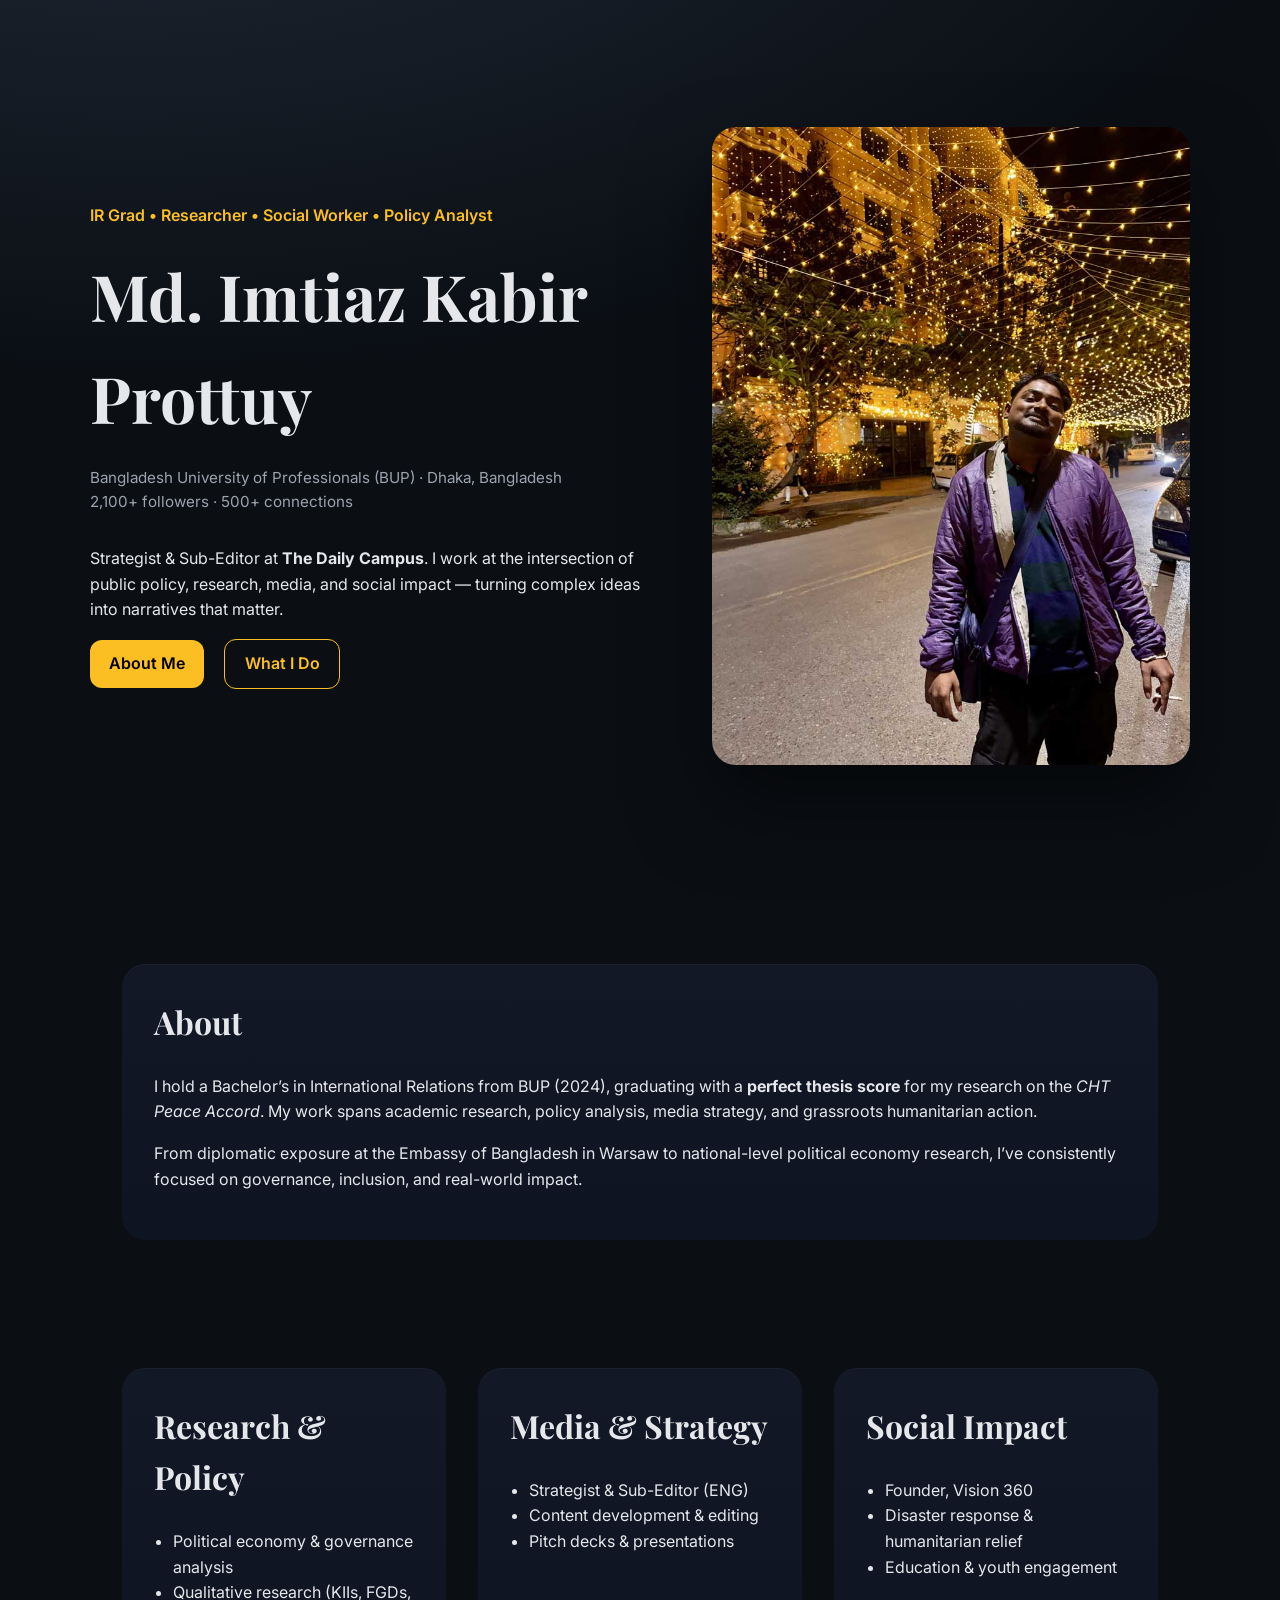
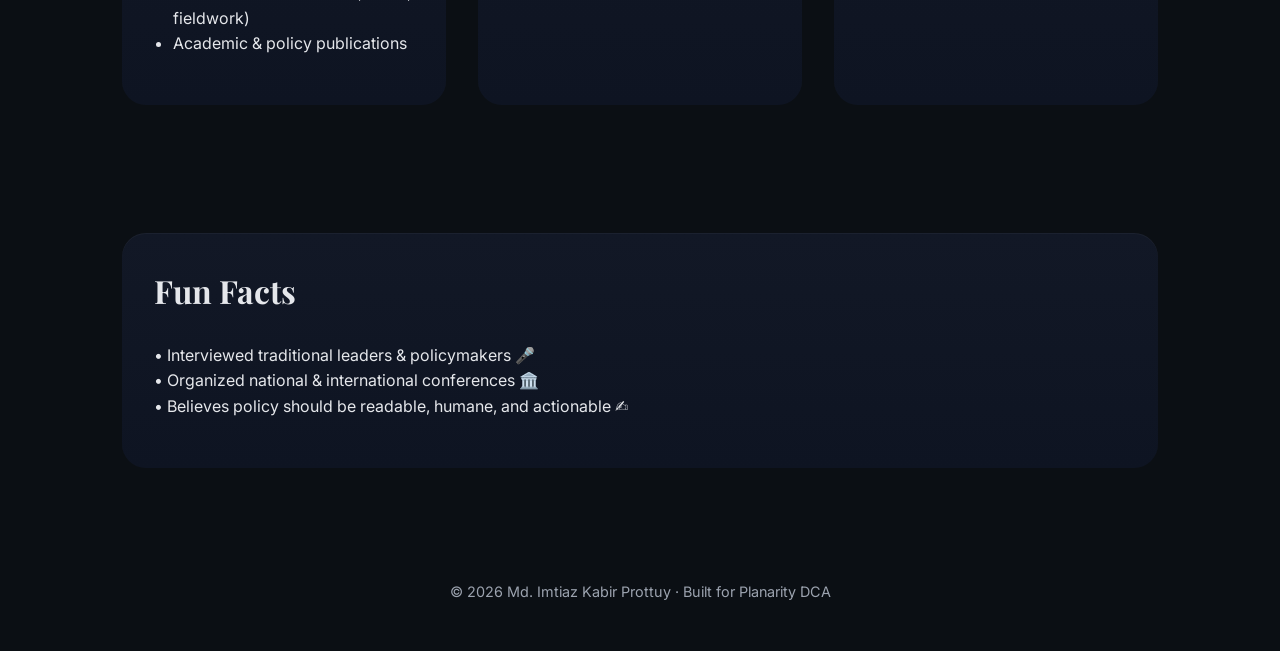
<file: 2.html>
<!DOCTYPE html>
<html lang="en">
<head>
  <meta charset="UTF-8" />
  <meta name="viewport" content="width=device-width, initial-scale=1.0" />
  <title>Md. Imtiaz Kabir Prottuy</title>
  <link rel="preconnect" href="https://fonts.googleapis.com">
  <link rel="preconnect" href="https://fonts.gstatic.com" crossorigin>
  <link href="https://fonts.googleapis.com/css2?family=Inter:wght@300;400;600;800&family=Playfair+Display:wght@600;800&display=swap" rel="stylesheet">
  <style>
    :root {
      --bg: #0b0f14;
      --card: #121826;
      --text: #e5e7eb;
      --muted: #9ca3af;
      --accent: #fbbf24;
    }

    * { box-sizing: border-box; }

    body {
      margin: 0;
      font-family: Inter, system-ui, -apple-system, sans-serif;
      background: radial-gradient(1200px 600px at 10% -10%, #1f2937, transparent), var(--bg);
      color: var(--text);
      line-height: 1.6;
    }

    header {
      min-height: 100vh;
      display: grid;
      place-items: center;
      padding: 2rem;
    }

    .hero {
      max-width: 1100px;
      display: grid;
      grid-template-columns: 1.2fr 1fr;
      gap: 3rem;
      align-items: center;
    }

    .hero img {
      width: 100%;
      border-radius: 1.5rem;
      box-shadow: 0 40px 80px rgba(0,0,0,.5);
    }

    h1 {
      font-family: "Playfair Display", serif;
      font-size: clamp(2.5rem, 5vw, 4rem);
      margin: 0 0 1rem;
    }

    .tagline {
      color: var(--accent);
      font-weight: 600;
      margin-bottom: 1rem;
    }

    .meta {
      color: var(--muted);
      font-size: .95rem;
      margin-bottom: 2rem;
    }

    .buttons a {
      display: inline-block;
      margin-right: 1rem;
      margin-bottom: .5rem;
      padding: .7rem 1.2rem;
      border-radius: .75rem;
      background: var(--accent);
      color: #000;
      text-decoration: none;
      font-weight: 600;
      transition: transform .2s ease, box-shadow .2s ease;
    }

    .buttons a.secondary {
      background: transparent;
      border: 1px solid var(--accent);
      color: var(--accent);
    }

    .buttons a:hover {
      transform: translateY(-2px);
      box-shadow: 0 10px 30px rgba(251,191,36,.3);
    }

    section {
      max-width: 1100px;
      margin: 0 auto;
      padding: 4rem 2rem;
    }

    .card {
      background: linear-gradient(180deg, #121826, #0e1422);
      border-radius: 1.5rem;
      padding: 2rem;
      box-shadow: inset 0 1px 0 rgba(255,255,255,.04);
    }

    h2 {
      font-family: "Playfair Display", serif;
      font-size: 2rem;
      margin-top: 0;
    }

    .grid {
      display: grid;
      gap: 2rem;
    }

    .grid-3 { grid-template-columns: repeat(auto-fit, minmax(250px, 1fr)); }

    ul {
      padding-left: 1.2rem;
    }

    footer {
      text-align: center;
      padding: 3rem 1rem;
      color: var(--muted);
      font-size: .9rem;
    }

    @media (max-width: 900px) {
      .hero { grid-template-columns: 1fr; }
    }
  </style>
</head>
<body>

<header>
  <div class="hero">
    <div>
      <div class="tagline">IR Grad • Researcher • Social Worker • Policy Analyst</div>
      <h1>Md. Imtiaz Kabir Prottuy</h1>
      <div class="meta">Bangladesh University of Professionals (BUP) · Dhaka, Bangladesh<br>2,100+ followers · 500+ connections</div>
      <p>
        Strategist & Sub-Editor at <strong>The Daily Campus</strong>. I work at the intersection of
        public policy, research, media, and social impact — turning complex ideas into narratives
        that matter.
      </p>
      <div class="buttons">
        <a href="#about">About Me</a>
        <a href="#work" class="secondary">What I Do</a>
      </div>
    </div>
    <div>
      <img src="IMG_9414.jpg" alt="Md. Imtiaz Kabir Prottuy at night under lights" />
    </div>
  </div>
</header>

<section id="about">
  <div class="card">
    <h2>About</h2>
    <p>
      I hold a Bachelor’s in International Relations from BUP (2024), graduating with a
      <strong>perfect thesis score</strong> for my research on the <em>CHT Peace Accord</em>.
      My work spans academic research, policy analysis, media strategy, and grassroots
      humanitarian action.
    </p>
    <p>
      From diplomatic exposure at the Embassy of Bangladesh in Warsaw to national-level
      political economy research, I’ve consistently focused on governance, inclusion,
      and real-world impact.
    </p>
  </div>
</section>

<section id="work">
  <div class="grid grid-3">
    <div class="card">
      <h2>Research & Policy</h2>
      <ul>
        <li>Political economy & governance analysis</li>
        <li>Qualitative research (KIIs, FGDs, fieldwork)</li>
        <li>Academic & policy publications</li>
      </ul>
    </div>
    <div class="card">
      <h2>Media & Strategy</h2>
      <ul>
        <li>Strategist & Sub-Editor (ENG)</li>
        <li>Content development & editing</li>
        <li>Pitch decks & presentations</li>
      </ul>
    </div>
    <div class="card">
      <h2>Social Impact</h2>
      <ul>
        <li>Founder, Vision 360</li>
        <li>Disaster response & humanitarian relief</li>
        <li>Education & youth engagement</li>
      </ul>
    </div>
  </div>
</section>

<section>
  <div class="card">
    <h2>Fun Facts</h2>
    <p>
      • Interviewed traditional leaders & policymakers 🎤<br>
      • Organized national & international conferences 🏛️<br>
      • Believes policy should be readable, humane, and actionable ✍️
    </p>
  </div>
</section>

<footer>
  © <span id="year"></span> Md. Imtiaz Kabir Prottuy · Built for Planarity DCA
</footer>

<script>
  document.getElementById('year').textContent = new Date().getFullYear();
</script>

</body>
</html>
</file>
<file: assets/index-COhpWd0Y.css>
*,:before,:after{--tw-border-spacing-x: 0;--tw-border-spacing-y: 0;--tw-translate-x: 0;--tw-translate-y: 0;--tw-rotate: 0;--tw-skew-x: 0;--tw-skew-y: 0;--tw-scale-x: 1;--tw-scale-y: 1;--tw-pan-x: ;--tw-pan-y: ;--tw-pinch-zoom: ;--tw-scroll-snap-strictness: proximity;--tw-gradient-from-position: ;--tw-gradient-via-position: ;--tw-gradient-to-position: ;--tw-ordinal: ;--tw-slashed-zero: ;--tw-numeric-figure: ;--tw-numeric-spacing: ;--tw-numeric-fraction: ;--tw-ring-inset: ;--tw-ring-offset-width: 0px;--tw-ring-offset-color: #fff;--tw-ring-color: rgb(59 130 246 / .5);--tw-ring-offset-shadow: 0 0 #0000;--tw-ring-shadow: 0 0 #0000;--tw-shadow: 0 0 #0000;--tw-shadow-colored: 0 0 #0000;--tw-blur: ;--tw-brightness: ;--tw-contrast: ;--tw-grayscale: ;--tw-hue-rotate: ;--tw-invert: ;--tw-saturate: ;--tw-sepia: ;--tw-drop-shadow: ;--tw-backdrop-blur: ;--tw-backdrop-brightness: ;--tw-backdrop-contrast: ;--tw-backdrop-grayscale: ;--tw-backdrop-hue-rotate: ;--tw-backdrop-invert: ;--tw-backdrop-opacity: ;--tw-backdrop-saturate: ;--tw-backdrop-sepia: ;--tw-contain-size: ;--tw-contain-layout: ;--tw-contain-paint: ;--tw-contain-style: }::backdrop{--tw-border-spacing-x: 0;--tw-border-spacing-y: 0;--tw-translate-x: 0;--tw-translate-y: 0;--tw-rotate: 0;--tw-skew-x: 0;--tw-skew-y: 0;--tw-scale-x: 1;--tw-scale-y: 1;--tw-pan-x: ;--tw-pan-y: ;--tw-pinch-zoom: ;--tw-scroll-snap-strictness: proximity;--tw-gradient-from-position: ;--tw-gradient-via-position: ;--tw-gradient-to-position: ;--tw-ordinal: ;--tw-slashed-zero: ;--tw-numeric-figure: ;--tw-numeric-spacing: ;--tw-numeric-fraction: ;--tw-ring-inset: ;--tw-ring-offset-width: 0px;--tw-ring-offset-color: #fff;--tw-ring-color: rgb(59 130 246 / .5);--tw-ring-offset-shadow: 0 0 #0000;--tw-ring-shadow: 0 0 #0000;--tw-shadow: 0 0 #0000;--tw-shadow-colored: 0 0 #0000;--tw-blur: ;--tw-brightness: ;--tw-contrast: ;--tw-grayscale: ;--tw-hue-rotate: ;--tw-invert: ;--tw-saturate: ;--tw-sepia: ;--tw-drop-shadow: ;--tw-backdrop-blur: ;--tw-backdrop-brightness: ;--tw-backdrop-contrast: ;--tw-backdrop-grayscale: ;--tw-backdrop-hue-rotate: ;--tw-backdrop-invert: ;--tw-backdrop-opacity: ;--tw-backdrop-saturate: ;--tw-backdrop-sepia: ;--tw-contain-size: ;--tw-contain-layout: ;--tw-contain-paint: ;--tw-contain-style: }*,:before,:after{box-sizing:border-box;border-width:0;border-style:solid;border-color:#e5e7eb}:before,:after{--tw-content: ""}html,:host{line-height:1.5;-webkit-text-size-adjust:100%;-moz-tab-size:4;-o-tab-size:4;tab-size:4;font-family:IBM Plex Sans,Noto Sans Bengali,system-ui,sans-serif;font-feature-settings:normal;font-variation-settings:normal;-webkit-tap-highlight-color:transparent}body{margin:0;line-height:inherit}hr{height:0;color:inherit;border-top-width:1px}abbr:where([title]){-webkit-text-decoration:underline dotted;text-decoration:underline dotted}h1,h2,h3,h4,h5,h6{font-size:inherit;font-weight:inherit}a{color:inherit;text-decoration:inherit}b,strong{font-weight:bolder}code,kbd,samp,pre{font-family:IBM Plex Mono,Noto Sans Bengali,monospace;font-feature-settings:normal;font-variation-settings:normal;font-size:1em}small{font-size:80%}sub,sup{font-size:75%;line-height:0;position:relative;vertical-align:baseline}sub{bottom:-.25em}sup{top:-.5em}table{text-indent:0;border-color:inherit;border-collapse:collapse}button,input,optgroup,select,textarea{font-family:inherit;font-feature-settings:inherit;font-variation-settings:inherit;font-size:100%;font-weight:inherit;line-height:inherit;letter-spacing:inherit;color:inherit;margin:0;padding:0}button,select{text-transform:none}button,input:where([type=button]),input:where([type=reset]),input:where([type=submit]){-webkit-appearance:button;background-color:transparent;background-image:none}:-moz-focusring{outline:auto}:-moz-ui-invalid{box-shadow:none}progress{vertical-align:baseline}::-webkit-inner-spin-button,::-webkit-outer-spin-button{height:auto}[type=search]{-webkit-appearance:textfield;outline-offset:-2px}::-webkit-search-decoration{-webkit-appearance:none}::-webkit-file-upload-button{-webkit-appearance:button;font:inherit}summary{display:list-item}blockquote,dl,dd,h1,h2,h3,h4,h5,h6,hr,figure,p,pre{margin:0}fieldset{margin:0;padding:0}legend{padding:0}ol,ul,menu{list-style:none;margin:0;padding:0}dialog{padding:0}textarea{resize:vertical}input::-moz-placeholder,textarea::-moz-placeholder{opacity:1;color:#9ca3af}input::placeholder,textarea::placeholder{opacity:1;color:#9ca3af}button,[role=button]{cursor:pointer}:disabled{cursor:default}img,svg,video,canvas,audio,iframe,embed,object{display:block;vertical-align:middle}img,video{max-width:100%;height:auto}[hidden]:where(:not([hidden=until-found])){display:none}:root{--background: 0 0% 100%;--foreground: 240 10% 3.9%;--card: 0 0% 100%;--card-foreground: 240 10% 3.9%;--popover: 0 0% 100%;--popover-foreground: 240 10% 3.9%;--primary: 240 5.9% 10%;--primary-foreground: 0 0% 98%;--secondary: 240 4.8% 95.9%;--secondary-foreground: 240 5.9% 10%;--muted: 240 4.8% 95.9%;--muted-foreground: 240 3.8% 46.1%;--accent: 240 4.8% 95.9%;--accent-foreground: 240 5.9% 10%;--destructive: 0 84.2% 60.2%;--destructive-foreground: 0 0% 98%;--border: 240 5.9% 90%;--input: 240 5.9% 90%;--ring: 240 5.9% 10%;--radius: .625rem;--sidebar-background: 0 0% 98%;--sidebar-foreground: 240 5.3% 26.1%;--sidebar-primary: 240 5.9% 10%;--sidebar-primary-foreground: 0 0% 98%;--sidebar-accent: 240 4.8% 95.9%;--sidebar-accent-foreground: 240 5.9% 10%;--sidebar-border: 220 13% 91%;--sidebar-ring: 217.2 91.2% 59.8%}.dark{--background: 240 10% 3.9%;--foreground: 0 0% 98%;--card: 240 10% 3.9%;--card-foreground: 0 0% 98%;--popover: 240 10% 3.9%;--popover-foreground: 0 0% 98%;--primary: 0 0% 98%;--primary-foreground: 240 5.9% 10%;--secondary: 240 3.7% 15.9%;--secondary-foreground: 0 0% 98%;--muted: 240 3.7% 15.9%;--muted-foreground: 240 5% 64.9%;--accent: 240 3.7% 15.9%;--accent-foreground: 0 0% 98%;--destructive: 0 62.8% 30.6%;--destructive-foreground: 0 0% 98%;--border: 240 3.7% 15.9%;--input: 240 3.7% 15.9%;--ring: 240 4.9% 83.9%;--sidebar-background: 240 5.9% 10%;--sidebar-foreground: 240 4.8% 95.9%;--sidebar-primary: 224.3 76.3% 48%;--sidebar-primary-foreground: 0 0% 100%;--sidebar-accent: 240 3.7% 15.9%;--sidebar-accent-foreground: 240 4.8% 95.9%;--sidebar-border: 240 3.7% 15.9%;--sidebar-ring: 217.2 91.2% 59.8%}*{border-color:hsl(var(--border))}html{scroll-behavior:smooth}body{--tw-bg-opacity: 1;background-color:rgb(250 250 247 / var(--tw-bg-opacity, 1));font-family:IBM Plex Sans,Noto Sans Bengali,system-ui,sans-serif;--tw-text-opacity: 1;color:rgb(10 10 10 / var(--tw-text-opacity, 1));-webkit-font-smoothing:antialiased;-moz-osx-font-smoothing:grayscale;text-rendering:optimizeLegibility}::-moz-selection{background:#c8102e;color:#fff}::selection{background:#c8102e;color:#fff}.sr-only{position:absolute;width:1px;height:1px;padding:0;margin:-1px;overflow:hidden;clip:rect(0,0,0,0);white-space:nowrap;border-width:0}.pointer-events-none{pointer-events:none}.visible{visibility:visible}.invisible{visibility:hidden}.fixed{position:fixed}.absolute{position:absolute}.relative{position:relative}.inset-0{inset:0}.inset-x-0{left:0;right:0}.inset-y-0{top:0;bottom:0}.-bottom-12{bottom:-3rem}.-left-12{left:-3rem}.-left-3{left:-.75rem}.-right-12{right:-3rem}.-top-12{top:-3rem}.-top-3{top:-.75rem}.bottom-0{bottom:0}.bottom-3{bottom:.75rem}.left-0{left:0}.left-1\/2{left:50%}.left-2{left:.5rem}.left-3{left:.75rem}.left-\[50\%\]{left:50%}.right-0{right:0}.right-1{right:.25rem}.right-2{right:.5rem}.right-3{right:.75rem}.right-4{right:1rem}.top-0{top:0}.top-1\.5{top:.375rem}.top-1\/2{top:50%}.top-3\.5{top:.875rem}.top-4{top:1rem}.top-\[1px\]{top:1px}.top-\[50\%\]{top:50%}.top-\[60\%\]{top:60%}.top-full{top:100%}.isolate{isolation:isolate}.z-10{z-index:10}.z-20{z-index:20}.z-50{z-index:50}.z-\[1\]{z-index:1}.order-first{order:-9999}.order-last{order:9999}.col-start-2{grid-column-start:2}.row-span-2{grid-row:span 2 / span 2}.row-start-1{grid-row-start:1}.\!m-0{margin:0!important}.-mx-1{margin-left:-.25rem;margin-right:-.25rem}.-my-2{margin-top:-.5rem;margin-bottom:-.5rem}.mx-2{margin-left:.5rem;margin-right:.5rem}.mx-3\.5{margin-left:.875rem;margin-right:.875rem}.mx-auto{margin-left:auto;margin-right:auto}.my-0{margin-top:0;margin-bottom:0}.my-0\.5{margin-top:.125rem;margin-bottom:.125rem}.my-1{margin-top:.25rem;margin-bottom:.25rem}.-ml-4{margin-left:-1rem}.-mt-4{margin-top:-1rem}.mb-14{margin-bottom:3.5rem}.mb-2{margin-bottom:.5rem}.mb-3{margin-bottom:.75rem}.mb-6{margin-bottom:1.5rem}.ml-1{margin-left:.25rem}.ml-4{margin-left:1rem}.ml-auto{margin-left:auto}.mt-1{margin-top:.25rem}.mt-1\.5{margin-top:.375rem}.mt-10{margin-top:2.5rem}.mt-16{margin-top:4rem}.mt-2{margin-top:.5rem}.mt-20{margin-top:5rem}.mt-3{margin-top:.75rem}.mt-4{margin-top:1rem}.mt-5{margin-top:1.25rem}.mt-6{margin-top:1.5rem}.mt-8{margin-top:2rem}.mt-9{margin-top:2.25rem}.mt-\[0\.65em\]{margin-top:.65em}.mt-auto{margin-top:auto}.line-clamp-1{overflow:hidden;display:-webkit-box;-webkit-box-orient:vertical;-webkit-line-clamp:1}.line-clamp-2{overflow:hidden;display:-webkit-box;-webkit-box-orient:vertical;-webkit-line-clamp:2}.block{display:block}.inline-block{display:inline-block}.flex{display:flex}.inline-flex{display:inline-flex}.table{display:table}.table-caption{display:table-caption}.table-cell{display:table-cell}.table-row{display:table-row}.grid{display:grid}.hidden{display:none}.aspect-square{aspect-ratio:1 / 1}.aspect-video{aspect-ratio:16 / 9}.size-10{width:2.5rem;height:2.5rem}.size-2{width:.5rem;height:.5rem}.size-2\.5{width:.625rem;height:.625rem}.size-3{width:.75rem;height:.75rem}.size-3\.5{width:.875rem;height:.875rem}.size-4{width:1rem;height:1rem}.size-6{width:1.5rem;height:1.5rem}.size-7{width:1.75rem;height:1.75rem}.size-8{width:2rem;height:2rem}.size-9{width:2.25rem;height:2.25rem}.size-auto{width:auto;height:auto}.size-full{width:100%;height:100%}.h-1\.5{height:.375rem}.h-10{height:2.5rem}.h-12{height:3rem}.h-16{height:4rem}.h-2{height:.5rem}.h-2\.5{height:.625rem}.h-4{height:1rem}.h-5{height:1.25rem}.h-6{height:1.5rem}.h-7{height:1.75rem}.h-8{height:2rem}.h-9{height:2.25rem}.h-\[1\.15rem\]{height:1.15rem}.h-\[calc\(100\%-1px\)\]{height:calc(100% - 1px)}.h-\[var\(--radix-navigation-menu-viewport-height\)\]{height:var(--radix-navigation-menu-viewport-height)}.h-\[var\(--radix-select-trigger-height\)\]{height:var(--radix-select-trigger-height)}.h-auto{height:auto}.h-full{height:100%}.h-px{height:1px}.h-svh{height:100svh}.max-h-\[300px\]{max-height:300px}.min-h-0{min-height:0px}.min-h-11{min-height:2.75rem}.min-h-16{min-height:4rem}.min-h-4{min-height:1rem}.min-h-screen{min-height:100vh}.min-h-svh{min-height:100svh}.w-0{width:0px}.w-1{width:.25rem}.w-1\.5{width:.375rem}.w-16{width:4rem}.w-2{width:.5rem}.w-2\.5{width:.625rem}.w-3{width:.75rem}.w-3\/4{width:75%}.w-4{width:1rem}.w-5{width:1.25rem}.w-64{width:16rem}.w-72{width:18rem}.w-8{width:2rem}.w-9{width:2.25rem}.w-\[100px\]{width:100px}.w-auto{width:auto}.w-fit{width:-moz-fit-content;width:fit-content}.w-full{width:100%}.w-max{width:-moz-max-content;width:max-content}.w-px{width:1px}.min-w-0{min-width:0px}.min-w-10{min-width:2.5rem}.min-w-11{min-width:2.75rem}.min-w-5{min-width:1.25rem}.min-w-8{min-width:2rem}.min-w-9{min-width:2.25rem}.min-w-\[12rem\]{min-width:12rem}.min-w-\[8rem\]{min-width:8rem}.min-w-\[var\(--radix-select-trigger-width\)\]{min-width:var(--radix-select-trigger-width)}.max-w-2xl{max-width:42rem}.max-w-3xl{max-width:48rem}.max-w-\[1440px\]{max-width:1440px}.max-w-\[calc\(100\%-2rem\)\]{max-width:calc(100% - 2rem)}.max-w-max{max-width:-moz-max-content;max-width:max-content}.max-w-sm{max-width:24rem}.max-w-xl{max-width:36rem}.flex-1{flex:1 1 0%}.shrink-0{flex-shrink:0}.grow{flex-grow:1}.grow-0{flex-grow:0}.basis-full{flex-basis:100%}.caption-bottom{caption-side:bottom}.border-collapse{border-collapse:collapse}.-translate-x-1\/2{--tw-translate-x: -50%;transform:translate(var(--tw-translate-x),var(--tw-translate-y)) rotate(var(--tw-rotate)) skew(var(--tw-skew-x)) skewY(var(--tw-skew-y)) scaleX(var(--tw-scale-x)) scaleY(var(--tw-scale-y))}.-translate-x-px{--tw-translate-x: -1px;transform:translate(var(--tw-translate-x),var(--tw-translate-y)) rotate(var(--tw-rotate)) skew(var(--tw-skew-x)) skewY(var(--tw-skew-y)) scaleX(var(--tw-scale-x)) scaleY(var(--tw-scale-y))}.-translate-y-1\/2{--tw-translate-y: -50%;transform:translate(var(--tw-translate-x),var(--tw-translate-y)) rotate(var(--tw-rotate)) skew(var(--tw-skew-x)) skewY(var(--tw-skew-y)) scaleX(var(--tw-scale-x)) scaleY(var(--tw-scale-y))}.translate-x-\[-50\%\]{--tw-translate-x: -50%;transform:translate(var(--tw-translate-x),var(--tw-translate-y)) rotate(var(--tw-rotate)) skew(var(--tw-skew-x)) skewY(var(--tw-skew-y)) scaleX(var(--tw-scale-x)) scaleY(var(--tw-scale-y))}.translate-x-px{--tw-translate-x: 1px;transform:translate(var(--tw-translate-x),var(--tw-translate-y)) rotate(var(--tw-rotate)) skew(var(--tw-skew-x)) skewY(var(--tw-skew-y)) scaleX(var(--tw-scale-x)) scaleY(var(--tw-scale-y))}.translate-y-0\.5{--tw-translate-y: .125rem;transform:translate(var(--tw-translate-x),var(--tw-translate-y)) rotate(var(--tw-rotate)) skew(var(--tw-skew-x)) skewY(var(--tw-skew-y)) scaleX(var(--tw-scale-x)) scaleY(var(--tw-scale-y))}.translate-y-\[-50\%\]{--tw-translate-y: -50%;transform:translate(var(--tw-translate-x),var(--tw-translate-y)) rotate(var(--tw-rotate)) skew(var(--tw-skew-x)) skewY(var(--tw-skew-y)) scaleX(var(--tw-scale-x)) scaleY(var(--tw-scale-y))}.translate-y-\[calc\(-50\%_-_2px\)\]{--tw-translate-y: calc(-50% - 2px) ;transform:translate(var(--tw-translate-x),var(--tw-translate-y)) rotate(var(--tw-rotate)) skew(var(--tw-skew-x)) skewY(var(--tw-skew-y)) scaleX(var(--tw-scale-x)) scaleY(var(--tw-scale-y))}.rotate-180{--tw-rotate: 180deg;transform:translate(var(--tw-translate-x),var(--tw-translate-y)) rotate(var(--tw-rotate)) skew(var(--tw-skew-x)) skewY(var(--tw-skew-y)) scaleX(var(--tw-scale-x)) scaleY(var(--tw-scale-y))}.rotate-45{--tw-rotate: 45deg;transform:translate(var(--tw-translate-x),var(--tw-translate-y)) rotate(var(--tw-rotate)) skew(var(--tw-skew-x)) skewY(var(--tw-skew-y)) scaleX(var(--tw-scale-x)) scaleY(var(--tw-scale-y))}.rotate-90{--tw-rotate: 90deg;transform:translate(var(--tw-translate-x),var(--tw-translate-y)) rotate(var(--tw-rotate)) skew(var(--tw-skew-x)) skewY(var(--tw-skew-y)) scaleX(var(--tw-scale-x)) scaleY(var(--tw-scale-y))}.transform{transform:translate(var(--tw-translate-x),var(--tw-translate-y)) rotate(var(--tw-rotate)) skew(var(--tw-skew-x)) skewY(var(--tw-skew-y)) scaleX(var(--tw-scale-x)) scaleY(var(--tw-scale-y))}@keyframes bounce{0%,to{transform:translateY(-25%);animation-timing-function:cubic-bezier(.8,0,1,1)}50%{transform:none;animation-timing-function:cubic-bezier(0,0,.2,1)}}.animate-bounce{animation:bounce 1s infinite}@keyframes caret-blink{0%,70%,to{opacity:1}20%,50%{opacity:0}}.animate-caret-blink{animation:caret-blink 1.25s ease-out infinite}@keyframes pulse{50%{opacity:.5}}.animate-pulse{animation:pulse 2s cubic-bezier(.4,0,.6,1) infinite}@keyframes spin{to{transform:rotate(360deg)}}.animate-spin{animation:spin 1s linear infinite}.cursor-default{cursor:default}.cursor-text{cursor:text}.touch-none{touch-action:none}.select-none{-webkit-user-select:none;-moz-user-select:none;user-select:none}.resize-none{resize:none}.scroll-my-1{scroll-margin-top:.25rem;scroll-margin-bottom:.25rem}.scroll-py-1{scroll-padding-top:.25rem;scroll-padding-bottom:.25rem}.list-disc{list-style-type:disc}.list-none{list-style-type:none}.auto-rows-min{grid-auto-rows:min-content}.grid-cols-12{grid-template-columns:repeat(12,minmax(0,1fr))}.grid-cols-\[0_1fr\]{grid-template-columns:0 1fr}.grid-rows-\[auto_auto\]{grid-template-rows:auto auto}.flex-row{flex-direction:row}.flex-col{flex-direction:column}.flex-col-reverse{flex-direction:column-reverse}.flex-wrap{flex-wrap:wrap}.place-content-center{place-content:center}.items-start{align-items:flex-start}.items-end{align-items:flex-end}.items-center{align-items:center}.items-baseline{align-items:baseline}.items-stretch{align-items:stretch}.justify-start{justify-content:flex-start}.justify-center{justify-content:center}.justify-between{justify-content:space-between}.justify-items-start{justify-items:start}.gap-0\.5{gap:.125rem}.gap-1{gap:.25rem}.gap-1\.5{gap:.375rem}.gap-14{gap:3.5rem}.gap-2{gap:.5rem}.gap-2\.5{gap:.625rem}.gap-3{gap:.75rem}.gap-4{gap:1rem}.gap-5{gap:1.25rem}.gap-6{gap:1.5rem}.gap-7{gap:1.75rem}.gap-8{gap:2rem}.gap-\[--spacing\(var\(--gap\)\)\]{gap:var(--spacing(var(--gap)))}.gap-px{gap:1px}.gap-x-8{-moz-column-gap:2rem;column-gap:2rem}.gap-y-0\.5{row-gap:.125rem}.gap-y-3{row-gap:.75rem}.self-start{align-self:flex-start}.self-stretch{align-self:stretch}.justify-self-end{justify-self:end}.overflow-auto{overflow:auto}.overflow-hidden{overflow:hidden}.overflow-x-auto{overflow-x:auto}.overflow-y-auto{overflow-y:auto}.overflow-x-hidden{overflow-x:hidden}.whitespace-nowrap{white-space:nowrap}.text-balance{text-wrap:balance}.break-words{overflow-wrap:break-word}.rounded-\[2px\]{border-radius:2px}.rounded-\[4px\]{border-radius:4px}.rounded-\[calc\(var\(--radius\)-5px\)\]{border-radius:calc(var(--radius) - 5px)}.rounded-\[inherit\]{border-radius:inherit}.rounded-full{border-radius:9999px}.rounded-lg{border-radius:var(--radius)}.rounded-md{border-radius:calc(var(--radius) - 2px)}.rounded-none{border-radius:0}.rounded-sm{border-radius:calc(var(--radius) - 4px)}.rounded-xl{border-radius:calc(var(--radius) + 4px)}.rounded-xs{border-radius:calc(var(--radius) - 6px)}.rounded-l-md{border-top-left-radius:calc(var(--radius) - 2px);border-bottom-left-radius:calc(var(--radius) - 2px)}.rounded-r-md{border-top-right-radius:calc(var(--radius) - 2px);border-bottom-right-radius:calc(var(--radius) - 2px)}.rounded-tl-sm{border-top-left-radius:calc(var(--radius) - 4px)}.border{border-width:1px}.border-0{border-width:0px}.border-\[1\.5px\]{border-width:1.5px}.border-y{border-top-width:1px;border-bottom-width:1px}.border-b{border-bottom-width:1px}.border-b-2{border-bottom-width:2px}.border-l{border-left-width:1px}.border-r{border-right-width:1px}.border-t{border-top-width:1px}.border-dashed{border-style:dashed}.border-border{border-color:hsl(var(--border))}.border-border\/50{border-color:hsl(var(--border) / .5)}.border-brand{--tw-border-opacity: 1;border-color:rgb(200 16 46 / var(--tw-border-opacity, 1))}.border-brand\/40{border-color:#c8102e66}.border-ink{--tw-border-opacity: 1;border-color:rgb(10 10 10 / var(--tw-border-opacity, 1))}.border-ink\/10{border-color:#0a0a0a1a}.border-ink\/20{border-color:#0a0a0a33}.border-input{border-color:hsl(var(--input))}.border-primary{border-color:hsl(var(--primary))}.border-sidebar-border{border-color:hsl(var(--sidebar-border))}.border-transparent{border-color:transparent}.border-white\/10{border-color:#ffffff1a}.border-white\/20{border-color:#fff3}.border-l-transparent{border-left-color:transparent}.border-t-transparent{border-top-color:transparent}.bg-accent{background-color:hsl(var(--accent))}.bg-background{background-color:hsl(var(--background))}.bg-black\/50{background-color:#00000080}.bg-border{background-color:hsl(var(--border))}.bg-brand{--tw-bg-opacity: 1;background-color:rgb(200 16 46 / var(--tw-bg-opacity, 1))}.bg-brand-bright{--tw-bg-opacity: 1;background-color:rgb(255 45 77 / var(--tw-bg-opacity, 1))}.bg-brand\/20{background-color:#c8102e33}.bg-card{background-color:hsl(var(--card))}.bg-coal{--tw-bg-opacity: 1;background-color:rgb(13 13 13 / var(--tw-bg-opacity, 1))}.bg-destructive{--tw-bg-opacity: 1;background-color:hsl(var(--destructive) / var(--tw-bg-opacity, 1))}.bg-foreground{background-color:hsl(var(--foreground))}.bg-ink{--tw-bg-opacity: 1;background-color:rgb(10 10 10 / var(--tw-bg-opacity, 1))}.bg-ink\/15{background-color:#0a0a0a26}.bg-ink\/30{background-color:#0a0a0a4d}.bg-input{background-color:hsl(var(--input))}.bg-muted{background-color:hsl(var(--muted))}.bg-muted\/50{background-color:hsl(var(--muted) / .5)}.bg-paper{--tw-bg-opacity: 1;background-color:rgb(250 250 247 / var(--tw-bg-opacity, 1))}.bg-popover{background-color:hsl(var(--popover))}.bg-primary{background-color:hsl(var(--primary))}.bg-primary\/20{background-color:hsl(var(--primary) / .2)}.bg-secondary{background-color:hsl(var(--secondary))}.bg-sidebar{background-color:hsl(var(--sidebar-background))}.bg-sidebar-border{background-color:hsl(var(--sidebar-border))}.bg-transparent{background-color:transparent}.bg-white{--tw-bg-opacity: 1;background-color:rgb(255 255 255 / var(--tw-bg-opacity, 1))}.bg-white\/15{background-color:#ffffff26}.bg-white\/60{background-color:#fff9}.fill-current{fill:currentColor}.fill-foreground{fill:hsl(var(--foreground))}.fill-primary{fill:hsl(var(--primary))}.object-cover{-o-object-fit:cover;object-fit:cover}.p-0{padding:0}.p-1{padding:.25rem}.p-2{padding:.5rem}.p-3{padding:.75rem}.p-4{padding:1rem}.p-6{padding:1.5rem}.p-7{padding:1.75rem}.p-\[3px\]{padding:3px}.p-px{padding:1px}.px-1{padding-left:.25rem;padding-right:.25rem}.px-1\.5{padding-left:.375rem;padding-right:.375rem}.px-12{padding-left:3rem;padding-right:3rem}.px-2{padding-left:.5rem;padding-right:.5rem}.px-2\.5{padding-left:.625rem;padding-right:.625rem}.px-3{padding-left:.75rem;padding-right:.75rem}.px-3\.5{padding-left:.875rem;padding-right:.875rem}.px-4{padding-left:1rem;padding-right:1rem}.px-5{padding-left:1.25rem;padding-right:1.25rem}.px-6{padding-left:1.5rem;padding-right:1.5rem}.py-0\.5{padding-top:.125rem;padding-bottom:.125rem}.py-1{padding-top:.25rem;padding-bottom:.25rem}.py-1\.5{padding-top:.375rem;padding-bottom:.375rem}.py-10{padding-top:2.5rem;padding-bottom:2.5rem}.py-2{padding-top:.5rem;padding-bottom:.5rem}.py-2\.5{padding-top:.625rem;padding-bottom:.625rem}.py-20{padding-top:5rem;padding-bottom:5rem}.py-3{padding-top:.75rem;padding-bottom:.75rem}.py-4{padding-top:1rem;padding-bottom:1rem}.py-6{padding-top:1.5rem;padding-bottom:1.5rem}.py-8{padding-top:2rem;padding-bottom:2rem}.pb-16{padding-bottom:4rem}.pb-3{padding-bottom:.75rem}.pb-4{padding-bottom:1rem}.pl-2{padding-left:.5rem}.pl-3{padding-left:.75rem}.pl-4{padding-left:1rem}.pl-8{padding-left:2rem}.pr-1{padding-right:.25rem}.pr-2{padding-right:.5rem}.pr-2\.5{padding-right:.625rem}.pr-3{padding-right:.75rem}.pr-8{padding-right:2rem}.pt-0{padding-top:0}.pt-0\.5{padding-top:.125rem}.pt-10{padding-top:2.5rem}.pt-3{padding-top:.75rem}.pt-32{padding-top:8rem}.pt-4{padding-top:1rem}.text-left{text-align:left}.text-center{text-align:center}.align-middle{vertical-align:middle}.font-bengali{font-family:Noto Sans Bengali,IBM Plex Sans,sans-serif}.font-mono{font-family:IBM Plex Mono,Noto Sans Bengali,monospace}.font-sans{font-family:IBM Plex Sans,Noto Sans Bengali,system-ui,sans-serif}.text-2xl{font-size:1.5rem;line-height:2rem}.text-3xl{font-size:1.875rem;line-height:2.25rem}.text-4xl{font-size:2.25rem;line-height:2.5rem}.text-\[0\.8rem\]{font-size:.8rem}.text-\[10px\]{font-size:10px}.text-\[11px\]{font-size:11px}.text-\[15px\]{font-size:15px}.text-\[17vw\]{font-size:17vw}.text-base{font-size:1rem;line-height:1.5rem}.text-lg{font-size:1.125rem;line-height:1.75rem}.text-sm{font-size:.875rem;line-height:1.25rem}.text-sm\/relaxed{font-size:.875rem;line-height:1.625}.text-xl{font-size:1.25rem;line-height:1.75rem}.text-xs{font-size:.75rem;line-height:1rem}.font-medium{font-weight:500}.font-normal{font-weight:400}.font-semibold{font-weight:600}.uppercase{text-transform:uppercase}.normal-case{text-transform:none}.tabular-nums{--tw-numeric-spacing: tabular-nums;font-variant-numeric:var(--tw-ordinal) var(--tw-slashed-zero) var(--tw-numeric-figure) var(--tw-numeric-spacing) var(--tw-numeric-fraction)}.leading-\[0\.95\]{line-height:.95}.leading-none{line-height:1}.leading-normal{line-height:1.5}.leading-relaxed{line-height:1.625}.leading-snug{line-height:1.375}.leading-tight{line-height:1.25}.tracking-\[0\.06em\]{letter-spacing:.06em}.tracking-\[0\.08em\]{letter-spacing:.08em}.tracking-\[0\.12em\]{letter-spacing:.12em}.tracking-\[0\.14em\]{letter-spacing:.14em}.tracking-\[0\.16em\]{letter-spacing:.16em}.tracking-\[0\.18em\]{letter-spacing:.18em}.tracking-\[0\.1em\]{letter-spacing:.1em}.tracking-\[0\.22em\]{letter-spacing:.22em}.tracking-\[0\.25em\]{letter-spacing:.25em}.tracking-\[0\.2em\]{letter-spacing:.2em}.tracking-\[0\.3em\]{letter-spacing:.3em}.tracking-normal{letter-spacing:0em}.tracking-tight{letter-spacing:-.025em}.tracking-widest{letter-spacing:.1em}.text-accent-foreground{color:hsl(var(--accent-foreground))}.text-background{color:hsl(var(--background))}.text-brand{--tw-text-opacity: 1;color:rgb(200 16 46 / var(--tw-text-opacity, 1))}.text-brand-bright{--tw-text-opacity: 1;color:rgb(255 45 77 / var(--tw-text-opacity, 1))}.text-card-foreground{color:hsl(var(--card-foreground))}.text-current{color:currentColor}.text-destructive{--tw-text-opacity: 1;color:hsl(var(--destructive) / var(--tw-text-opacity, 1))}.text-foreground{color:hsl(var(--foreground))}.text-ink{--tw-text-opacity: 1;color:rgb(10 10 10 / var(--tw-text-opacity, 1))}.text-ink\/30{color:#0a0a0a4d}.text-ink\/40{color:#0a0a0a66}.text-ink\/50{color:#0a0a0a80}.text-ink\/60{color:#0a0a0a99}.text-ink\/65{color:#0a0a0aa6}.text-ink\/70{color:#0a0a0ab3}.text-ink\/80{color:#0a0a0acc}.text-muted-foreground{color:hsl(var(--muted-foreground))}.text-popover-foreground{color:hsl(var(--popover-foreground))}.text-primary{color:hsl(var(--primary))}.text-primary-foreground{color:hsl(var(--primary-foreground))}.text-secondary-foreground{color:hsl(var(--secondary-foreground))}.text-sidebar-foreground{color:hsl(var(--sidebar-foreground))}.text-sidebar-foreground\/70{color:hsl(var(--sidebar-foreground) / .7)}.text-white{--tw-text-opacity: 1;color:rgb(255 255 255 / var(--tw-text-opacity, 1))}.text-white\/40{color:#fff6}.text-white\/45{color:#ffffff73}.text-white\/50{color:#ffffff80}.text-white\/60{color:#fff9}.text-white\/65{color:#ffffffa6}.text-white\/70{color:#ffffffb3}.text-white\/75{color:#ffffffbf}.text-white\/80{color:#fffc}.text-white\/85{color:#ffffffd9}.text-white\/90{color:#ffffffe6}.underline-offset-4{text-underline-offset:4px}.opacity-0{opacity:0}.opacity-50{opacity:.5}.opacity-70{opacity:.7}.shadow{--tw-shadow: 0 1px 3px 0 rgb(0 0 0 / .1), 0 1px 2px -1px rgb(0 0 0 / .1);--tw-shadow-colored: 0 1px 3px 0 var(--tw-shadow-color), 0 1px 2px -1px var(--tw-shadow-color);box-shadow:var(--tw-ring-offset-shadow, 0 0 #0000),var(--tw-ring-shadow, 0 0 #0000),var(--tw-shadow)}.shadow-\[0_0_0_1px_hsl\(var\(--sidebar-border\)\)\]{--tw-shadow: 0 0 0 1px hsl(var(--sidebar-border));--tw-shadow-colored: 0 0 0 1px var(--tw-shadow-color);box-shadow:var(--tw-ring-offset-shadow, 0 0 #0000),var(--tw-ring-shadow, 0 0 #0000),var(--tw-shadow)}.shadow-lg{--tw-shadow: 0 10px 15px -3px rgb(0 0 0 / .1), 0 4px 6px -4px rgb(0 0 0 / .1);--tw-shadow-colored: 0 10px 15px -3px var(--tw-shadow-color), 0 4px 6px -4px var(--tw-shadow-color);box-shadow:var(--tw-ring-offset-shadow, 0 0 #0000),var(--tw-ring-shadow, 0 0 #0000),var(--tw-shadow)}.shadow-md{--tw-shadow: 0 4px 6px -1px rgb(0 0 0 / .1), 0 2px 4px -2px rgb(0 0 0 / .1);--tw-shadow-colored: 0 4px 6px -1px var(--tw-shadow-color), 0 2px 4px -2px var(--tw-shadow-color);box-shadow:var(--tw-ring-offset-shadow, 0 0 #0000),var(--tw-ring-shadow, 0 0 #0000),var(--tw-shadow)}.shadow-none{--tw-shadow: 0 0 #0000;--tw-shadow-colored: 0 0 #0000;box-shadow:var(--tw-ring-offset-shadow, 0 0 #0000),var(--tw-ring-shadow, 0 0 #0000),var(--tw-shadow)}.shadow-sm{--tw-shadow: 0 1px 2px 0 rgb(0 0 0 / .05);--tw-shadow-colored: 0 1px 2px 0 var(--tw-shadow-color);box-shadow:var(--tw-ring-offset-shadow, 0 0 #0000),var(--tw-ring-shadow, 0 0 #0000),var(--tw-shadow)}.shadow-xl{--tw-shadow: 0 20px 25px -5px rgb(0 0 0 / .1), 0 8px 10px -6px rgb(0 0 0 / .1);--tw-shadow-colored: 0 20px 25px -5px var(--tw-shadow-color), 0 8px 10px -6px var(--tw-shadow-color);box-shadow:var(--tw-ring-offset-shadow, 0 0 #0000),var(--tw-ring-shadow, 0 0 #0000),var(--tw-shadow)}.shadow-xs{--tw-shadow: 0 1px 2px 0 rgb(0 0 0 / .05);--tw-shadow-colored: 0 1px 2px 0 var(--tw-shadow-color);box-shadow:var(--tw-ring-offset-shadow, 0 0 #0000),var(--tw-ring-shadow, 0 0 #0000),var(--tw-shadow)}.outline-none{outline:2px solid transparent;outline-offset:2px}.outline{outline-style:solid}.ring-0{--tw-ring-offset-shadow: var(--tw-ring-inset) 0 0 0 var(--tw-ring-offset-width) var(--tw-ring-offset-color);--tw-ring-shadow: var(--tw-ring-inset) 0 0 0 calc(0px + var(--tw-ring-offset-width)) var(--tw-ring-color);box-shadow:var(--tw-ring-offset-shadow),var(--tw-ring-shadow),var(--tw-shadow, 0 0 #0000)}.ring-ring\/50{--tw-ring-color: hsl(var(--ring) / .5)}.ring-sidebar-ring{--tw-ring-color: hsl(var(--sidebar-ring))}.ring-offset-background{--tw-ring-offset-color: hsl(var(--background))}.grayscale{--tw-grayscale: grayscale(100%);filter:var(--tw-blur) var(--tw-brightness) var(--tw-contrast) var(--tw-grayscale) var(--tw-hue-rotate) var(--tw-invert) var(--tw-saturate) var(--tw-sepia) var(--tw-drop-shadow)}.filter{filter:var(--tw-blur) var(--tw-brightness) var(--tw-contrast) var(--tw-grayscale) var(--tw-hue-rotate) var(--tw-invert) var(--tw-saturate) var(--tw-sepia) var(--tw-drop-shadow)}.transition{transition-property:color,background-color,border-color,text-decoration-color,fill,stroke,opacity,box-shadow,transform,filter,backdrop-filter;transition-timing-function:cubic-bezier(.4,0,.2,1);transition-duration:.15s}.transition-\[color\,box-shadow\]{transition-property:color,box-shadow;transition-timing-function:cubic-bezier(.4,0,.2,1);transition-duration:.15s}.transition-\[left\,right\,width\]{transition-property:left,right,width;transition-timing-function:cubic-bezier(.4,0,.2,1);transition-duration:.15s}.transition-\[margin\,opacity\]{transition-property:margin,opacity;transition-timing-function:cubic-bezier(.4,0,.2,1);transition-duration:.15s}.transition-\[width\,height\,padding\]{transition-property:width,height,padding;transition-timing-function:cubic-bezier(.4,0,.2,1);transition-duration:.15s}.transition-\[width\]{transition-property:width;transition-timing-function:cubic-bezier(.4,0,.2,1);transition-duration:.15s}.transition-all{transition-property:all;transition-timing-function:cubic-bezier(.4,0,.2,1);transition-duration:.15s}.transition-colors{transition-property:color,background-color,border-color,text-decoration-color,fill,stroke;transition-timing-function:cubic-bezier(.4,0,.2,1);transition-duration:.15s}.transition-none{transition-property:none}.transition-opacity{transition-property:opacity;transition-timing-function:cubic-bezier(.4,0,.2,1);transition-duration:.15s}.transition-shadow{transition-property:box-shadow;transition-timing-function:cubic-bezier(.4,0,.2,1);transition-duration:.15s}.transition-transform{transition-property:transform;transition-timing-function:cubic-bezier(.4,0,.2,1);transition-duration:.15s}.duration-100{transition-duration:.1s}.duration-1000{transition-duration:1s}.duration-200{transition-duration:.2s}.duration-300{transition-duration:.3s}.duration-500{transition-duration:.5s}.ease-in-out{transition-timing-function:cubic-bezier(.4,0,.2,1)}.ease-linear{transition-timing-function:linear}@keyframes enter{0%{opacity:var(--tw-enter-opacity, 1);transform:translate3d(var(--tw-enter-translate-x, 0),var(--tw-enter-translate-y, 0),0) scale3d(var(--tw-enter-scale, 1),var(--tw-enter-scale, 1),var(--tw-enter-scale, 1)) rotate(var(--tw-enter-rotate, 0))}}@keyframes exit{to{opacity:var(--tw-exit-opacity, 1);transform:translate3d(var(--tw-exit-translate-x, 0),var(--tw-exit-translate-y, 0),0) scale3d(var(--tw-exit-scale, 1),var(--tw-exit-scale, 1),var(--tw-exit-scale, 1)) rotate(var(--tw-exit-rotate, 0))}}.animate-in{animation-name:enter;animation-duration:.15s;--tw-enter-opacity: initial;--tw-enter-scale: initial;--tw-enter-rotate: initial;--tw-enter-translate-x: initial;--tw-enter-translate-y: initial}.fade-in-0{--tw-enter-opacity: 0}.zoom-in-95{--tw-enter-scale: .95}.duration-100{animation-duration:.1s}.duration-1000{animation-duration:1s}.duration-200{animation-duration:.2s}.duration-300{animation-duration:.3s}.duration-500{animation-duration:.5s}.ease-in-out{animation-timing-function:cubic-bezier(.4,0,.2,1)}.ease-linear{animation-timing-function:linear}.glass-dark{background:#ffffff0a;backdrop-filter:blur(18px);-webkit-backdrop-filter:blur(18px);border:1px solid rgb(255 255 255 / .09)}.glass-dark-strong{background:#1414148c;backdrop-filter:blur(22px);-webkit-backdrop-filter:blur(22px);border:1px solid rgb(255 255 255 / .1)}.glass-light{background:#ffffff8c;backdrop-filter:blur(18px);-webkit-backdrop-filter:blur(18px);border:1px solid rgb(10 10 10 / .07)}.reveal{opacity:0;transform:translateY(28px);transition:opacity .8s cubic-bezier(.22,1,.36,1),transform .8s cubic-bezier(.22,1,.36,1)}.reveal.is-visible{opacity:1;transform:translateY(0)}@media(prefers-reduced-motion:reduce){.reveal{opacity:1;transform:none;transition:none}html{scroll-behavior:auto}}.\[--cell-size\:--spacing\(8\)\]{--cell-size: var(--spacing(8))}.selection\:bg-primary *::-moz-selection{background-color:hsl(var(--primary))}.selection\:bg-primary *::selection{background-color:hsl(var(--primary))}.selection\:text-primary-foreground *::-moz-selection{color:hsl(var(--primary-foreground))}.selection\:text-primary-foreground *::selection{color:hsl(var(--primary-foreground))}.selection\:bg-primary::-moz-selection{background-color:hsl(var(--primary))}.selection\:bg-primary::selection{background-color:hsl(var(--primary))}.selection\:text-primary-foreground::-moz-selection{color:hsl(var(--primary-foreground))}.selection\:text-primary-foreground::selection{color:hsl(var(--primary-foreground))}.file\:inline-flex::file-selector-button{display:inline-flex}.file\:h-7::file-selector-button{height:1.75rem}.file\:border-0::file-selector-button{border-width:0px}.file\:bg-transparent::file-selector-button{background-color:transparent}.file\:text-sm::file-selector-button{font-size:.875rem;line-height:1.25rem}.file\:font-medium::file-selector-button{font-weight:500}.file\:text-foreground::file-selector-button{color:hsl(var(--foreground))}.placeholder\:text-muted-foreground::-moz-placeholder{color:hsl(var(--muted-foreground))}.placeholder\:text-muted-foreground::placeholder{color:hsl(var(--muted-foreground))}.after\:absolute:after{content:var(--tw-content);position:absolute}.after\:-inset-2:after{content:var(--tw-content);inset:-.5rem}.after\:inset-y-0:after{content:var(--tw-content);top:0;bottom:0}.after\:left-1\/2:after{content:var(--tw-content);left:50%}.after\:w-1:after{content:var(--tw-content);width:.25rem}.after\:w-\[2px\]:after{content:var(--tw-content);width:2px}.after\:-translate-x-1\/2:after{content:var(--tw-content);--tw-translate-x: -50%;transform:translate(var(--tw-translate-x),var(--tw-translate-y)) rotate(var(--tw-rotate)) skew(var(--tw-skew-x)) skewY(var(--tw-skew-y)) scaleX(var(--tw-scale-x)) scaleY(var(--tw-scale-y))}.first\:rounded-l-md:first-child{border-top-left-radius:calc(var(--radius) - 2px);border-bottom-left-radius:calc(var(--radius) - 2px)}.first\:border-l:first-child{border-left-width:1px}.last\:mt-0:last-child{margin-top:0}.last\:rounded-r-md:last-child{border-top-right-radius:calc(var(--radius) - 2px);border-bottom-right-radius:calc(var(--radius) - 2px)}.last\:border-0:last-child{border-width:0px}.last\:border-b-0:last-child{border-bottom-width:0px}.hover\:-translate-y-1:hover{--tw-translate-y: -.25rem;transform:translate(var(--tw-translate-x),var(--tw-translate-y)) rotate(var(--tw-rotate)) skew(var(--tw-skew-x)) skewY(var(--tw-skew-y)) scaleX(var(--tw-scale-x)) scaleY(var(--tw-scale-y))}.hover\:border-brand:hover{--tw-border-opacity: 1;border-color:rgb(200 16 46 / var(--tw-border-opacity, 1))}.hover\:border-brand\/50:hover{border-color:#c8102e80}.hover\:border-white\/25:hover{border-color:#ffffff40}.hover\:border-white\/30:hover{border-color:#ffffff4d}.hover\:bg-accent:hover{background-color:hsl(var(--accent))}.hover\:bg-charcoal:hover{--tw-bg-opacity: 1;background-color:rgb(20 20 20 / var(--tw-bg-opacity, 1))}.hover\:bg-destructive\/90:hover{background-color:hsl(var(--destructive) / .9)}.hover\:bg-ink:hover{--tw-bg-opacity: 1;background-color:rgb(10 10 10 / var(--tw-bg-opacity, 1))}.hover\:bg-muted:hover{background-color:hsl(var(--muted))}.hover\:bg-muted\/50:hover{background-color:hsl(var(--muted) / .5)}.hover\:bg-primary\/90:hover{background-color:hsl(var(--primary) / .9)}.hover\:bg-secondary\/80:hover{background-color:hsl(var(--secondary) / .8)}.hover\:bg-sidebar-accent:hover{background-color:hsl(var(--sidebar-accent))}.hover\:bg-white\/\[0\.07\]:hover{background-color:#ffffff12}.hover\:bg-white\/\[0\.08\]:hover{background-color:#ffffff14}.hover\:text-accent-foreground:hover{color:hsl(var(--accent-foreground))}.hover\:text-brand:hover{--tw-text-opacity: 1;color:rgb(200 16 46 / var(--tw-text-opacity, 1))}.hover\:text-brand-bright:hover{--tw-text-opacity: 1;color:rgb(255 45 77 / var(--tw-text-opacity, 1))}.hover\:text-foreground:hover{color:hsl(var(--foreground))}.hover\:text-muted-foreground:hover{color:hsl(var(--muted-foreground))}.hover\:text-sidebar-accent-foreground:hover{color:hsl(var(--sidebar-accent-foreground))}.hover\:text-white:hover{--tw-text-opacity: 1;color:rgb(255 255 255 / var(--tw-text-opacity, 1))}.hover\:underline:hover{text-decoration-line:underline}.hover\:opacity-100:hover{opacity:1}.hover\:shadow-\[0_0_0_1px_hsl\(var\(--sidebar-accent\)\)\]:hover{--tw-shadow: 0 0 0 1px hsl(var(--sidebar-accent));--tw-shadow-colored: 0 0 0 1px var(--tw-shadow-color);box-shadow:var(--tw-ring-offset-shadow, 0 0 #0000),var(--tw-ring-shadow, 0 0 #0000),var(--tw-shadow)}.hover\:ring-4:hover{--tw-ring-offset-shadow: var(--tw-ring-inset) 0 0 0 var(--tw-ring-offset-width) var(--tw-ring-offset-color);--tw-ring-shadow: var(--tw-ring-inset) 0 0 0 calc(4px + var(--tw-ring-offset-width)) var(--tw-ring-color);box-shadow:var(--tw-ring-offset-shadow),var(--tw-ring-shadow),var(--tw-shadow, 0 0 #0000)}.hover\:after\:bg-sidebar-border:hover:after{content:var(--tw-content);background-color:hsl(var(--sidebar-border))}.focus\:z-10:focus{z-index:10}.focus\:bg-accent:focus{background-color:hsl(var(--accent))}.focus\:text-accent-foreground:focus{color:hsl(var(--accent-foreground))}.focus\:ring-2:focus{--tw-ring-offset-shadow: var(--tw-ring-inset) 0 0 0 var(--tw-ring-offset-width) var(--tw-ring-offset-color);--tw-ring-shadow: var(--tw-ring-inset) 0 0 0 calc(2px + var(--tw-ring-offset-width)) var(--tw-ring-color);box-shadow:var(--tw-ring-offset-shadow),var(--tw-ring-shadow),var(--tw-shadow, 0 0 #0000)}.focus\:ring-ring:focus{--tw-ring-color: hsl(var(--ring))}.focus\:ring-offset-2:focus{--tw-ring-offset-width: 2px}.focus-visible\:z-10:focus-visible{z-index:10}.focus-visible\:border-ring:focus-visible{border-color:hsl(var(--ring))}.focus-visible\:outline-1:focus-visible{outline-width:1px}.focus-visible\:outline-ring:focus-visible{outline-color:hsl(var(--ring))}.focus-visible\:ring-0:focus-visible{--tw-ring-offset-shadow: var(--tw-ring-inset) 0 0 0 var(--tw-ring-offset-width) var(--tw-ring-offset-color);--tw-ring-shadow: var(--tw-ring-inset) 0 0 0 calc(0px + var(--tw-ring-offset-width)) var(--tw-ring-color);box-shadow:var(--tw-ring-offset-shadow),var(--tw-ring-shadow),var(--tw-shadow, 0 0 #0000)}.focus-visible\:ring-1:focus-visible{--tw-ring-offset-shadow: var(--tw-ring-inset) 0 0 0 var(--tw-ring-offset-width) var(--tw-ring-offset-color);--tw-ring-shadow: var(--tw-ring-inset) 0 0 0 calc(1px + var(--tw-ring-offset-width)) var(--tw-ring-color);box-shadow:var(--tw-ring-offset-shadow),var(--tw-ring-shadow),var(--tw-shadow, 0 0 #0000)}.focus-visible\:ring-2:focus-visible{--tw-ring-offset-shadow: var(--tw-ring-inset) 0 0 0 var(--tw-ring-offset-width) var(--tw-ring-offset-color);--tw-ring-shadow: var(--tw-ring-inset) 0 0 0 calc(2px + var(--tw-ring-offset-width)) var(--tw-ring-color);box-shadow:var(--tw-ring-offset-shadow),var(--tw-ring-shadow),var(--tw-shadow, 0 0 #0000)}.focus-visible\:ring-4:focus-visible{--tw-ring-offset-shadow: var(--tw-ring-inset) 0 0 0 var(--tw-ring-offset-width) var(--tw-ring-offset-color);--tw-ring-shadow: var(--tw-ring-inset) 0 0 0 calc(4px + var(--tw-ring-offset-width)) var(--tw-ring-color);box-shadow:var(--tw-ring-offset-shadow),var(--tw-ring-shadow),var(--tw-shadow, 0 0 #0000)}.focus-visible\:ring-\[3px\]:focus-visible{--tw-ring-offset-shadow: var(--tw-ring-inset) 0 0 0 var(--tw-ring-offset-width) var(--tw-ring-offset-color);--tw-ring-shadow: var(--tw-ring-inset) 0 0 0 calc(3px + var(--tw-ring-offset-width)) var(--tw-ring-color);box-shadow:var(--tw-ring-offset-shadow),var(--tw-ring-shadow),var(--tw-shadow, 0 0 #0000)}.focus-visible\:ring-destructive\/20:focus-visible{--tw-ring-color: hsl(var(--destructive) / .2)}.focus-visible\:ring-ring:focus-visible{--tw-ring-color: hsl(var(--ring))}.focus-visible\:ring-ring\/50:focus-visible{--tw-ring-color: hsl(var(--ring) / .5)}.focus-visible\:ring-offset-1:focus-visible{--tw-ring-offset-width: 1px}.active\:bg-sidebar-accent:active{background-color:hsl(var(--sidebar-accent))}.active\:text-sidebar-accent-foreground:active{color:hsl(var(--sidebar-accent-foreground))}.disabled\:pointer-events-none:disabled{pointer-events:none}.disabled\:cursor-not-allowed:disabled{cursor:not-allowed}.disabled\:opacity-50:disabled{opacity:.5}.group\/menu-item:focus-within .group-focus-within\/menu-item\:opacity-100{opacity:1}.group:hover .group-hover\:-translate-y-0\.5{--tw-translate-y: -.125rem;transform:translate(var(--tw-translate-x),var(--tw-translate-y)) rotate(var(--tw-rotate)) skew(var(--tw-skew-x)) skewY(var(--tw-skew-y)) scaleX(var(--tw-scale-x)) scaleY(var(--tw-scale-y))}.group:hover .group-hover\:translate-x-0\.5{--tw-translate-x: .125rem;transform:translate(var(--tw-translate-x),var(--tw-translate-y)) rotate(var(--tw-rotate)) skew(var(--tw-skew-x)) skewY(var(--tw-skew-y)) scaleX(var(--tw-scale-x)) scaleY(var(--tw-scale-y))}.group:hover .group-hover\:text-brand{--tw-text-opacity: 1;color:rgb(200 16 46 / var(--tw-text-opacity, 1))}.group:hover .group-hover\:text-brand-bright{--tw-text-opacity: 1;color:rgb(255 45 77 / var(--tw-text-opacity, 1))}.group:hover .group-hover\:text-white{--tw-text-opacity: 1;color:rgb(255 255 255 / var(--tw-text-opacity, 1))}.group\/menu-item:hover .group-hover\/menu-item\:opacity-100{opacity:1}.peer\/menu-button:hover~.peer-hover\/menu-button\:text-sidebar-accent-foreground{color:hsl(var(--sidebar-accent-foreground))}.peer:disabled~.peer-disabled\:cursor-not-allowed{cursor:not-allowed}.peer:disabled~.peer-disabled\:opacity-50{opacity:.5}.has-\[\>button\]\:ml-\[-0\.45rem\]:has(>button){margin-left:-.45rem}.has-\[\>button\]\:mr-\[-0\.45rem\]:has(>button){margin-right:-.45rem}.has-\[\>kbd\]\:ml-\[-0\.35rem\]:has(>kbd){margin-left:-.35rem}.has-\[\>kbd\]\:mr-\[-0\.35rem\]:has(>kbd){margin-right:-.35rem}.has-\[\>\[data-align\=block-end\]\]\:h-auto:has(>[data-align=block-end]){height:auto}.has-\[\>\[data-align\=block-start\]\]\:h-auto:has(>[data-align=block-start]){height:auto}.has-\[\>textarea\]\:h-auto:has(>textarea){height:auto}.has-\[\>\[data-slot\=field\]\]\:w-full:has(>[data-slot=field]){width:100%}.has-\[\>svg\]\:grid-cols-\[calc\(var\(--spacing\)\*4\)_1fr\]:has(>svg){grid-template-columns:calc(var(--spacing) * 4) 1fr}.has-\[\>\[data-align\=block-end\]\]\:flex-col:has(>[data-align=block-end]){flex-direction:column}.has-\[\>\[data-align\=block-start\]\]\:flex-col:has(>[data-align=block-start]){flex-direction:column}.has-\[\>\[data-slot\=field\]\]\:flex-col:has(>[data-slot=field]){flex-direction:column}.has-\[\>\[data-slot\=field-content\]\]\:items-start:has(>[data-slot=field-content]){align-items:flex-start}.has-\[\>\[data-slot\=button-group\]\]\:gap-2:has(>[data-slot=button-group]){gap:.5rem}.has-\[\>\[data-slot\=checkbox-group\]\]\:gap-3:has(>[data-slot=checkbox-group]){gap:.75rem}.has-\[\>\[data-slot\=radio-group\]\]\:gap-3:has(>[data-slot=radio-group]){gap:.75rem}.has-\[\>svg\]\:gap-x-3:has(>svg){-moz-column-gap:.75rem;column-gap:.75rem}.has-\[\>\[data-slot\=field\]\]\:rounded-md:has(>[data-slot=field]){border-radius:calc(var(--radius) - 2px)}.has-\[\>\[data-slot\=field\]\]\:border:has(>[data-slot=field]){border-width:1px}.has-\[\[data-slot\=input-group-control\]\:focus-visible\]\:border-ring:has([data-slot=input-group-control]:focus-visible){border-color:hsl(var(--ring))}.has-\[\[data-slot\]\[aria-invalid\=true\]\]\:border-destructive:has([data-slot][aria-invalid=true]){--tw-border-opacity: 1;border-color:hsl(var(--destructive) / var(--tw-border-opacity, 1))}.has-\[\>svg\]\:p-0:has(>svg){padding:0}.has-\[\>svg\]\:px-2:has(>svg){padding-left:.5rem;padding-right:.5rem}.has-\[\>svg\]\:px-2\.5:has(>svg){padding-left:.625rem;padding-right:.625rem}.has-\[\>svg\]\:px-3:has(>svg){padding-left:.75rem;padding-right:.75rem}.has-\[\>svg\]\:px-4:has(>svg){padding-left:1rem;padding-right:1rem}.has-\[\[data-slot\=input-group-control\]\:focus-visible\]\:ring-\[3px\]:has([data-slot=input-group-control]:focus-visible){--tw-ring-offset-shadow: var(--tw-ring-inset) 0 0 0 var(--tw-ring-offset-width) var(--tw-ring-offset-color);--tw-ring-shadow: var(--tw-ring-inset) 0 0 0 calc(3px + var(--tw-ring-offset-width)) var(--tw-ring-color);box-shadow:var(--tw-ring-offset-shadow),var(--tw-ring-shadow),var(--tw-shadow, 0 0 #0000)}.has-\[\[data-slot\=input-group-control\]\:focus-visible\]\:ring-ring\/50:has([data-slot=input-group-control]:focus-visible){--tw-ring-color: hsl(var(--ring) / .5)}.has-\[\[data-slot\]\[aria-invalid\=true\]\]\:ring-destructive\/20:has([data-slot][aria-invalid=true]){--tw-ring-color: hsl(var(--destructive) / .2)}.group\/item:has([data-slot=item-description]) .group-has-\[\[data-slot\=item-description\]\]\/item\:translate-y-0\.5{--tw-translate-y: .125rem;transform:translate(var(--tw-translate-x),var(--tw-translate-y)) rotate(var(--tw-rotate)) skew(var(--tw-skew-x)) skewY(var(--tw-skew-y)) scaleX(var(--tw-scale-x)) scaleY(var(--tw-scale-y))}.group\/item:has([data-slot=item-description]) .group-has-\[\[data-slot\=item-description\]\]\/item\:self-start{align-self:flex-start}.group\/field:has([data-orientation=horizontal]) .group-has-\[\[data-orientation\=horizontal\]\]\/field\:text-balance{text-wrap:balance}.group\/input-group:has(>input) .group-has-\[\>input\]\/input-group\:pb-2\.5{padding-bottom:.625rem}.group\/input-group:has(>input) .group-has-\[\>input\]\/input-group\:pt-2\.5{padding-top:.625rem}.aria-disabled\:pointer-events-none[aria-disabled=true]{pointer-events:none}.aria-disabled\:opacity-50[aria-disabled=true]{opacity:.5}.aria-selected\:text-muted-foreground[aria-selected=true]{color:hsl(var(--muted-foreground))}.data-\[disabled\=true\]\:pointer-events-none[data-disabled=true],.data-\[disabled\]\:pointer-events-none[data-disabled]{pointer-events:none}.data-\[vaul-drawer-direction\=bottom\]\:inset-x-0[data-vaul-drawer-direction=bottom]{left:0;right:0}.data-\[vaul-drawer-direction\=left\]\:inset-y-0[data-vaul-drawer-direction=left],.data-\[vaul-drawer-direction\=right\]\:inset-y-0[data-vaul-drawer-direction=right]{top:0;bottom:0}.data-\[vaul-drawer-direction\=top\]\:inset-x-0[data-vaul-drawer-direction=top]{left:0;right:0}.data-\[vaul-drawer-direction\=bottom\]\:bottom-0[data-vaul-drawer-direction=bottom]{bottom:0}.data-\[vaul-drawer-direction\=left\]\:left-0[data-vaul-drawer-direction=left]{left:0}.data-\[vaul-drawer-direction\=right\]\:right-0[data-vaul-drawer-direction=right]{right:0}.data-\[vaul-drawer-direction\=top\]\:top-0[data-vaul-drawer-direction=top]{top:0}.data-\[active\=true\]\:z-10[data-active=true]{z-index:10}.data-\[vaul-drawer-direction\=bottom\]\:mt-24[data-vaul-drawer-direction=bottom]{margin-top:6rem}.data-\[vaul-drawer-direction\=top\]\:mb-24[data-vaul-drawer-direction=top]{margin-bottom:6rem}.data-\[orientation\=horizontal\]\:h-1\.5[data-orientation=horizontal]{height:.375rem}.data-\[orientation\=horizontal\]\:h-full[data-orientation=horizontal]{height:100%}.data-\[orientation\=horizontal\]\:h-px[data-orientation=horizontal]{height:1px}.data-\[orientation\=vertical\]\:h-auto[data-orientation=vertical]{height:auto}.data-\[orientation\=vertical\]\:h-full[data-orientation=vertical]{height:100%}.data-\[panel-group-direction\=vertical\]\:h-px[data-panel-group-direction=vertical]{height:1px}.data-\[size\=default\]\:h-9[data-size=default]{height:2.25rem}.data-\[size\=sm\]\:h-8[data-size=sm]{height:2rem}.data-\[vaul-drawer-direction\=bottom\]\:max-h-\[80vh\][data-vaul-drawer-direction=bottom],.data-\[vaul-drawer-direction\=top\]\:max-h-\[80vh\][data-vaul-drawer-direction=top]{max-height:80vh}.data-\[orientation\=vertical\]\:min-h-44[data-orientation=vertical]{min-height:11rem}.data-\[orientation\=horizontal\]\:w-full[data-orientation=horizontal]{width:100%}.data-\[orientation\=vertical\]\:w-1\.5[data-orientation=vertical]{width:.375rem}.data-\[orientation\=vertical\]\:w-auto[data-orientation=vertical]{width:auto}.data-\[orientation\=vertical\]\:w-full[data-orientation=vertical]{width:100%}.data-\[orientation\=vertical\]\:w-px[data-orientation=vertical]{width:1px}.data-\[panel-group-direction\=vertical\]\:w-full[data-panel-group-direction=vertical]{width:100%}.data-\[vaul-drawer-direction\=left\]\:w-3\/4[data-vaul-drawer-direction=left],.data-\[vaul-drawer-direction\=right\]\:w-3\/4[data-vaul-drawer-direction=right]{width:75%}.data-\[side\=bottom\]\:translate-y-1[data-side=bottom]{--tw-translate-y: .25rem;transform:translate(var(--tw-translate-x),var(--tw-translate-y)) rotate(var(--tw-rotate)) skew(var(--tw-skew-x)) skewY(var(--tw-skew-y)) scaleX(var(--tw-scale-x)) scaleY(var(--tw-scale-y))}.data-\[side\=left\]\:-translate-x-1[data-side=left]{--tw-translate-x: -.25rem;transform:translate(var(--tw-translate-x),var(--tw-translate-y)) rotate(var(--tw-rotate)) skew(var(--tw-skew-x)) skewY(var(--tw-skew-y)) scaleX(var(--tw-scale-x)) scaleY(var(--tw-scale-y))}.data-\[side\=right\]\:translate-x-1[data-side=right]{--tw-translate-x: .25rem;transform:translate(var(--tw-translate-x),var(--tw-translate-y)) rotate(var(--tw-rotate)) skew(var(--tw-skew-x)) skewY(var(--tw-skew-y)) scaleX(var(--tw-scale-x)) scaleY(var(--tw-scale-y))}.data-\[side\=top\]\:-translate-y-1[data-side=top]{--tw-translate-y: -.25rem;transform:translate(var(--tw-translate-x),var(--tw-translate-y)) rotate(var(--tw-rotate)) skew(var(--tw-skew-x)) skewY(var(--tw-skew-y)) scaleX(var(--tw-scale-x)) scaleY(var(--tw-scale-y))}.data-\[state\=checked\]\:translate-x-\[calc\(100\%-2px\)\][data-state=checked]{--tw-translate-x: calc(100% - 2px) ;transform:translate(var(--tw-translate-x),var(--tw-translate-y)) rotate(var(--tw-rotate)) skew(var(--tw-skew-x)) skewY(var(--tw-skew-y)) scaleX(var(--tw-scale-x)) scaleY(var(--tw-scale-y))}.data-\[state\=unchecked\]\:translate-x-0[data-state=unchecked]{--tw-translate-x: 0px;transform:translate(var(--tw-translate-x),var(--tw-translate-y)) rotate(var(--tw-rotate)) skew(var(--tw-skew-x)) skewY(var(--tw-skew-y)) scaleX(var(--tw-scale-x)) scaleY(var(--tw-scale-y))}@keyframes accordion-up{0%{height:var(--radix-accordion-content-height)}to{height:0}}.data-\[state\=closed\]\:animate-accordion-up[data-state=closed]{animation:accordion-up .2s ease-out}@keyframes accordion-down{0%{height:0}to{height:var(--radix-accordion-content-height)}}.data-\[state\=open\]\:animate-accordion-down[data-state=open]{animation:accordion-down .2s ease-out}.data-\[orientation\=vertical\]\:flex-col[data-orientation=vertical],.data-\[panel-group-direction\=vertical\]\:flex-col[data-panel-group-direction=vertical]{flex-direction:column}.data-\[slot\=checkbox-group\]\:gap-3[data-slot=checkbox-group]{gap:.75rem}.data-\[range-end\=true\]\:rounded-md[data-range-end=true]{border-radius:calc(var(--radius) - 2px)}.data-\[range-middle\=true\]\:rounded-none[data-range-middle=true]{border-radius:0}.data-\[range-start\=true\]\:rounded-md[data-range-start=true]{border-radius:calc(var(--radius) - 2px)}.data-\[selected\=true\]\:rounded-none[data-selected=true],.data-\[spacing\=0\]\:rounded-none[data-spacing="0"]{border-radius:0}.data-\[range-end\=true\]\:rounded-r-md[data-range-end=true]{border-top-right-radius:calc(var(--radius) - 2px);border-bottom-right-radius:calc(var(--radius) - 2px)}.data-\[range-start\=true\]\:rounded-l-md[data-range-start=true]{border-top-left-radius:calc(var(--radius) - 2px);border-bottom-left-radius:calc(var(--radius) - 2px)}.data-\[vaul-drawer-direction\=bottom\]\:rounded-t-lg[data-vaul-drawer-direction=bottom]{border-top-left-radius:var(--radius);border-top-right-radius:var(--radius)}.data-\[vaul-drawer-direction\=top\]\:rounded-b-lg[data-vaul-drawer-direction=top]{border-bottom-right-radius:var(--radius);border-bottom-left-radius:var(--radius)}.data-\[spacing\=0\]\:data-\[variant\=outline\]\:border-l-0[data-variant=outline][data-spacing="0"]{border-left-width:0px}.data-\[vaul-drawer-direction\=bottom\]\:border-t[data-vaul-drawer-direction=bottom]{border-top-width:1px}.data-\[vaul-drawer-direction\=left\]\:border-r[data-vaul-drawer-direction=left]{border-right-width:1px}.data-\[vaul-drawer-direction\=right\]\:border-l[data-vaul-drawer-direction=right]{border-left-width:1px}.data-\[vaul-drawer-direction\=top\]\:border-b[data-vaul-drawer-direction=top]{border-bottom-width:1px}.data-\[active\=true\]\:border-ring[data-active=true]{border-color:hsl(var(--ring))}.data-\[state\=checked\]\:border-primary[data-state=checked]{border-color:hsl(var(--primary))}.data-\[active\=true\]\:bg-accent\/50[data-active=true]{background-color:hsl(var(--accent) / .5)}.data-\[active\=true\]\:bg-sidebar-accent[data-active=true]{background-color:hsl(var(--sidebar-accent))}.data-\[range-end\=true\]\:bg-primary[data-range-end=true]{background-color:hsl(var(--primary))}.data-\[range-middle\=true\]\:bg-accent[data-range-middle=true]{background-color:hsl(var(--accent))}.data-\[range-start\=true\]\:bg-primary[data-range-start=true],.data-\[selected-single\=true\]\:bg-primary[data-selected-single=true]{background-color:hsl(var(--primary))}.data-\[selected\=true\]\:bg-accent[data-selected=true]{background-color:hsl(var(--accent))}.data-\[state\=active\]\:bg-background[data-state=active]{background-color:hsl(var(--background))}.data-\[state\=checked\]\:bg-primary[data-state=checked]{background-color:hsl(var(--primary))}.data-\[state\=on\]\:bg-accent[data-state=on],.data-\[state\=open\]\:bg-accent[data-state=open]{background-color:hsl(var(--accent))}.data-\[state\=open\]\:bg-accent\/50[data-state=open]{background-color:hsl(var(--accent) / .5)}.data-\[state\=open\]\:bg-secondary[data-state=open]{background-color:hsl(var(--secondary))}.data-\[state\=selected\]\:bg-muted[data-state=selected]{background-color:hsl(var(--muted))}.data-\[state\=unchecked\]\:bg-input[data-state=unchecked]{background-color:hsl(var(--input))}.data-\[inset\]\:pl-8[data-inset]{padding-left:2rem}.data-\[variant\=label\]\:text-sm[data-variant=label]{font-size:.875rem;line-height:1.25rem}.data-\[variant\=legend\]\:text-base[data-variant=legend]{font-size:1rem;line-height:1.5rem}.data-\[active\=true\]\:font-medium[data-active=true]{font-weight:500}.data-\[active\=true\]\:text-accent-foreground[data-active=true]{color:hsl(var(--accent-foreground))}.data-\[active\=true\]\:text-sidebar-accent-foreground[data-active=true]{color:hsl(var(--sidebar-accent-foreground))}.data-\[error\=true\]\:text-destructive[data-error=true],.data-\[invalid\=true\]\:text-destructive[data-invalid=true]{--tw-text-opacity: 1;color:hsl(var(--destructive) / var(--tw-text-opacity, 1))}.data-\[placeholder\]\:text-muted-foreground[data-placeholder]{color:hsl(var(--muted-foreground))}.data-\[range-end\=true\]\:text-primary-foreground[data-range-end=true]{color:hsl(var(--primary-foreground))}.data-\[range-middle\=true\]\:text-accent-foreground[data-range-middle=true]{color:hsl(var(--accent-foreground))}.data-\[range-start\=true\]\:text-primary-foreground[data-range-start=true],.data-\[selected-single\=true\]\:text-primary-foreground[data-selected-single=true]{color:hsl(var(--primary-foreground))}.data-\[selected\=true\]\:text-accent-foreground[data-selected=true]{color:hsl(var(--accent-foreground))}.data-\[state\=checked\]\:text-primary-foreground[data-state=checked]{color:hsl(var(--primary-foreground))}.data-\[state\=on\]\:text-accent-foreground[data-state=on],.data-\[state\=open\]\:text-accent-foreground[data-state=open]{color:hsl(var(--accent-foreground))}.data-\[state\=open\]\:text-muted-foreground[data-state=open]{color:hsl(var(--muted-foreground))}.data-\[variant\=destructive\]\:text-destructive[data-variant=destructive]{--tw-text-opacity: 1;color:hsl(var(--destructive) / var(--tw-text-opacity, 1))}.data-\[disabled\=true\]\:opacity-50[data-disabled=true],.data-\[disabled\]\:opacity-50[data-disabled]{opacity:.5}.data-\[state\=open\]\:opacity-100[data-state=open]{opacity:1}.data-\[spacing\=0\]\:shadow-none[data-spacing="0"]{--tw-shadow: 0 0 #0000;--tw-shadow-colored: 0 0 #0000;box-shadow:var(--tw-ring-offset-shadow, 0 0 #0000),var(--tw-ring-shadow, 0 0 #0000),var(--tw-shadow)}.data-\[spacing\=default\]\:data-\[variant\=outline\]\:shadow-xs[data-variant=outline][data-spacing=default],.data-\[state\=active\]\:shadow-sm[data-state=active]{--tw-shadow: 0 1px 2px 0 rgb(0 0 0 / .05);--tw-shadow-colored: 0 1px 2px 0 var(--tw-shadow-color);box-shadow:var(--tw-ring-offset-shadow, 0 0 #0000),var(--tw-ring-shadow, 0 0 #0000),var(--tw-shadow)}.data-\[active\=true\]\:ring-\[3px\][data-active=true]{--tw-ring-offset-shadow: var(--tw-ring-inset) 0 0 0 var(--tw-ring-offset-width) var(--tw-ring-offset-color);--tw-ring-shadow: var(--tw-ring-inset) 0 0 0 calc(3px + var(--tw-ring-offset-width)) var(--tw-ring-color);box-shadow:var(--tw-ring-offset-shadow),var(--tw-ring-shadow),var(--tw-shadow, 0 0 #0000)}.data-\[active\=true\]\:ring-ring\/50[data-active=true]{--tw-ring-color: hsl(var(--ring) / .5)}.data-\[state\=closed\]\:duration-300[data-state=closed]{transition-duration:.3s}.data-\[state\=open\]\:duration-500[data-state=open]{transition-duration:.5s}.data-\[motion\^\=from-\]\:animate-in[data-motion^=from-],.data-\[state\=open\]\:animate-in[data-state=open],.data-\[state\=visible\]\:animate-in[data-state=visible]{animation-name:enter;animation-duration:.15s;--tw-enter-opacity: initial;--tw-enter-scale: initial;--tw-enter-rotate: initial;--tw-enter-translate-x: initial;--tw-enter-translate-y: initial}.data-\[motion\^\=to-\]\:animate-out[data-motion^=to-],.data-\[state\=closed\]\:animate-out[data-state=closed],.data-\[state\=hidden\]\:animate-out[data-state=hidden]{animation-name:exit;animation-duration:.15s;--tw-exit-opacity: initial;--tw-exit-scale: initial;--tw-exit-rotate: initial;--tw-exit-translate-x: initial;--tw-exit-translate-y: initial}.data-\[motion\^\=from-\]\:fade-in[data-motion^=from-]{--tw-enter-opacity: 0}.data-\[motion\^\=to-\]\:fade-out[data-motion^=to-],.data-\[state\=closed\]\:fade-out-0[data-state=closed],.data-\[state\=hidden\]\:fade-out[data-state=hidden]{--tw-exit-opacity: 0}.data-\[state\=open\]\:fade-in-0[data-state=open],.data-\[state\=visible\]\:fade-in[data-state=visible]{--tw-enter-opacity: 0}.data-\[state\=closed\]\:zoom-out-95[data-state=closed]{--tw-exit-scale: .95}.data-\[state\=open\]\:zoom-in-90[data-state=open]{--tw-enter-scale: .9}.data-\[state\=open\]\:zoom-in-95[data-state=open]{--tw-enter-scale: .95}.data-\[motion\=from-end\]\:slide-in-from-right-52[data-motion=from-end]{--tw-enter-translate-x: 13rem}.data-\[motion\=from-start\]\:slide-in-from-left-52[data-motion=from-start]{--tw-enter-translate-x: -13rem}.data-\[motion\=to-end\]\:slide-out-to-right-52[data-motion=to-end]{--tw-exit-translate-x: 13rem}.data-\[motion\=to-start\]\:slide-out-to-left-52[data-motion=to-start]{--tw-exit-translate-x: -13rem}.data-\[side\=bottom\]\:slide-in-from-top-2[data-side=bottom]{--tw-enter-translate-y: -.5rem}.data-\[side\=left\]\:slide-in-from-right-2[data-side=left]{--tw-enter-translate-x: .5rem}.data-\[side\=right\]\:slide-in-from-left-2[data-side=right]{--tw-enter-translate-x: -.5rem}.data-\[side\=top\]\:slide-in-from-bottom-2[data-side=top]{--tw-enter-translate-y: .5rem}.data-\[state\=closed\]\:slide-out-to-bottom[data-state=closed]{--tw-exit-translate-y: 100%}.data-\[state\=closed\]\:slide-out-to-left[data-state=closed]{--tw-exit-translate-x: -100%}.data-\[state\=closed\]\:slide-out-to-right[data-state=closed]{--tw-exit-translate-x: 100%}.data-\[state\=closed\]\:slide-out-to-top[data-state=closed]{--tw-exit-translate-y: -100%}.data-\[state\=open\]\:slide-in-from-bottom[data-state=open]{--tw-enter-translate-y: 100%}.data-\[state\=open\]\:slide-in-from-left[data-state=open]{--tw-enter-translate-x: -100%}.data-\[state\=open\]\:slide-in-from-right[data-state=open]{--tw-enter-translate-x: 100%}.data-\[state\=open\]\:slide-in-from-top[data-state=open]{--tw-enter-translate-y: -100%}.data-\[state\=closed\]\:duration-300[data-state=closed]{animation-duration:.3s}.data-\[state\=open\]\:duration-500[data-state=open]{animation-duration:.5s}.\*\:data-\[slot\=select-value\]\:line-clamp-1[data-slot=select-value]>*{overflow:hidden;display:-webkit-box;-webkit-box-orient:vertical;-webkit-line-clamp:1}.\*\:data-\[slot\=select-value\]\:flex[data-slot=select-value]>*{display:flex}.\*\:data-\[slot\=select-value\]\:items-center[data-slot=select-value]>*{align-items:center}.\*\:data-\[slot\=select-value\]\:gap-2[data-slot=select-value]>*{gap:.5rem}.\*\:data-\[slot\=alert-description\]\:text-destructive\/90[data-slot=alert-description]>*{color:hsl(var(--destructive) / .9)}.data-\[panel-group-direction\=vertical\]\:after\:left-0[data-panel-group-direction=vertical]:after{content:var(--tw-content);left:0}.data-\[panel-group-direction\=vertical\]\:after\:h-1[data-panel-group-direction=vertical]:after{content:var(--tw-content);height:.25rem}.data-\[panel-group-direction\=vertical\]\:after\:w-full[data-panel-group-direction=vertical]:after{content:var(--tw-content);width:100%}.data-\[panel-group-direction\=vertical\]\:after\:-translate-y-1\/2[data-panel-group-direction=vertical]:after{content:var(--tw-content);--tw-translate-y: -50%;transform:translate(var(--tw-translate-x),var(--tw-translate-y)) rotate(var(--tw-rotate)) skew(var(--tw-skew-x)) skewY(var(--tw-skew-y)) scaleX(var(--tw-scale-x)) scaleY(var(--tw-scale-y))}.data-\[panel-group-direction\=vertical\]\:after\:translate-x-0[data-panel-group-direction=vertical]:after{content:var(--tw-content);--tw-translate-x: 0px;transform:translate(var(--tw-translate-x),var(--tw-translate-y)) rotate(var(--tw-rotate)) skew(var(--tw-skew-x)) skewY(var(--tw-skew-y)) scaleX(var(--tw-scale-x)) scaleY(var(--tw-scale-y))}.data-\[spacing\=0\]\:first\:rounded-l-md:first-child[data-spacing="0"]{border-top-left-radius:calc(var(--radius) - 2px);border-bottom-left-radius:calc(var(--radius) - 2px)}.data-\[spacing\=0\]\:data-\[variant\=outline\]\:first\:border-l:first-child[data-variant=outline][data-spacing="0"]{border-left-width:1px}.data-\[spacing\=0\]\:last\:rounded-r-md:last-child[data-spacing="0"]{border-top-right-radius:calc(var(--radius) - 2px);border-bottom-right-radius:calc(var(--radius) - 2px)}.data-\[active\=true\]\:hover\:bg-accent:hover[data-active=true],.data-\[state\=open\]\:hover\:bg-accent:hover[data-state=open]{background-color:hsl(var(--accent))}.data-\[state\=open\]\:hover\:bg-sidebar-accent:hover[data-state=open]{background-color:hsl(var(--sidebar-accent))}.data-\[state\=open\]\:hover\:text-sidebar-accent-foreground:hover[data-state=open]{color:hsl(var(--sidebar-accent-foreground))}.data-\[active\=true\]\:focus\:bg-accent:focus[data-active=true]{background-color:hsl(var(--accent))}.data-\[state\=open\]\:focus\:bg-accent:focus[data-state=open]{background-color:hsl(var(--accent))}.data-\[variant\=destructive\]\:focus\:bg-destructive\/10:focus[data-variant=destructive]{background-color:hsl(var(--destructive) / .1)}.data-\[variant\=destructive\]\:focus\:text-destructive:focus[data-variant=destructive]{--tw-text-opacity: 1;color:hsl(var(--destructive) / var(--tw-text-opacity, 1))}.group[data-disabled=true] .group-data-\[disabled\=true\]\:pointer-events-none{pointer-events:none}.group\/day[data-focused=true] .group-data-\[focused\=true\]\/day\:relative{position:relative}.group[data-collapsible=offcanvas] .group-data-\[collapsible\=offcanvas\]\:left-\[calc\(var\(--sidebar-width\)\*-1\)\]{left:calc(var(--sidebar-width) * -1)}.group[data-collapsible=offcanvas] .group-data-\[collapsible\=offcanvas\]\:right-\[calc\(var\(--sidebar-width\)\*-1\)\]{right:calc(var(--sidebar-width) * -1)}.group[data-side=left] .group-data-\[side\=left\]\:-right-4{right:-1rem}.group[data-side=right] .group-data-\[side\=right\]\:left-0{left:0}.group\/navigation-menu[data-viewport=false] .group-data-\[viewport\=false\]\/navigation-menu\:top-full{top:100%}.group\/day[data-focused=true] .group-data-\[focused\=true\]\/day\:z-10{z-index:10}.group[data-collapsible=icon] .group-data-\[collapsible\=icon\]\:-mt-8{margin-top:-2rem}.group\/field-group[data-variant=outline] .group-data-\[variant\=outline\]\/field-group\:-mb-2{margin-bottom:-.5rem}.group\/navigation-menu[data-viewport=false] .group-data-\[viewport\=false\]\/navigation-menu\:mt-1\.5{margin-top:.375rem}.group\/drawer-content[data-vaul-drawer-direction=bottom] .group-data-\[vaul-drawer-direction\=bottom\]\/drawer-content\:block{display:block}.group[data-collapsible=icon] .group-data-\[collapsible\=icon\]\:hidden{display:none}.group[data-collapsible=icon] .group-data-\[collapsible\=icon\]\:w-\[calc\(var\(--sidebar-width-icon\)\+\(--spacing\(4\)\)\)\]{width:calc(var(--sidebar-width-icon) + (--spacing(4)))}.group[data-collapsible=icon] .group-data-\[collapsible\=icon\]\:w-\[calc\(var\(--sidebar-width-icon\)\+\(--spacing\(4\)\)\+2px\)\]{width:calc(var(--sidebar-width-icon) + (--spacing(4)) + 2px)}.group[data-collapsible=offcanvas] .group-data-\[collapsible\=offcanvas\]\:w-0{width:0px}.group[data-collapsible=offcanvas] .group-data-\[collapsible\=offcanvas\]\:translate-x-0{--tw-translate-x: 0px;transform:translate(var(--tw-translate-x),var(--tw-translate-y)) rotate(var(--tw-rotate)) skew(var(--tw-skew-x)) skewY(var(--tw-skew-y)) scaleX(var(--tw-scale-x)) scaleY(var(--tw-scale-y))}.group[data-side=right] .group-data-\[side\=right\]\:rotate-180,.group[data-state=open] .group-data-\[state\=open\]\:rotate-180{--tw-rotate: 180deg;transform:translate(var(--tw-translate-x),var(--tw-translate-y)) rotate(var(--tw-rotate)) skew(var(--tw-skew-x)) skewY(var(--tw-skew-y)) scaleX(var(--tw-scale-x)) scaleY(var(--tw-scale-y))}.group[data-collapsible=icon] .group-data-\[collapsible\=icon\]\:overflow-hidden,.group\/navigation-menu[data-viewport=false] .group-data-\[viewport\=false\]\/navigation-menu\:overflow-hidden{overflow:hidden}.group[data-variant=floating] .group-data-\[variant\=floating\]\:rounded-lg{border-radius:var(--radius)}.group\/navigation-menu[data-viewport=false] .group-data-\[viewport\=false\]\/navigation-menu\:rounded-md{border-radius:calc(var(--radius) - 2px)}.group[data-variant=floating] .group-data-\[variant\=floating\]\:border,.group\/navigation-menu[data-viewport=false] .group-data-\[viewport\=false\]\/navigation-menu\:border{border-width:1px}.group[data-side=left] .group-data-\[side\=left\]\:border-r{border-right-width:1px}.group[data-side=right] .group-data-\[side\=right\]\:border-l{border-left-width:1px}.group\/day[data-focused=true] .group-data-\[focused\=true\]\/day\:border-ring{border-color:hsl(var(--ring))}.group[data-variant=floating] .group-data-\[variant\=floating\]\:border-sidebar-border{border-color:hsl(var(--sidebar-border))}.group\/navigation-menu[data-viewport=false] .group-data-\[viewport\=false\]\/navigation-menu\:bg-popover{background-color:hsl(var(--popover))}.group\/drawer-content[data-vaul-drawer-direction=bottom] .group-data-\[vaul-drawer-direction\=bottom\]\/drawer-content\:text-center,.group\/drawer-content[data-vaul-drawer-direction=top] .group-data-\[vaul-drawer-direction\=top\]\/drawer-content\:text-center{text-align:center}.group\/navigation-menu[data-viewport=false] .group-data-\[viewport\=false\]\/navigation-menu\:text-popover-foreground{color:hsl(var(--popover-foreground))}.group[data-collapsible=icon] .group-data-\[collapsible\=icon\]\:opacity-0{opacity:0}.group\/field[data-disabled=true] .group-data-\[disabled\=true\]\/field\:opacity-50,.group\/input-group[data-disabled=true] .group-data-\[disabled\=true\]\/input-group\:opacity-50,.group[data-disabled=true] .group-data-\[disabled\=true\]\:opacity-50{opacity:.5}.group[data-variant=floating] .group-data-\[variant\=floating\]\:shadow-sm{--tw-shadow: 0 1px 2px 0 rgb(0 0 0 / .05);--tw-shadow-colored: 0 1px 2px 0 var(--tw-shadow-color);box-shadow:var(--tw-ring-offset-shadow, 0 0 #0000),var(--tw-ring-shadow, 0 0 #0000),var(--tw-shadow)}.group\/navigation-menu[data-viewport=false] .group-data-\[viewport\=false\]\/navigation-menu\:shadow{--tw-shadow: 0 1px 3px 0 rgb(0 0 0 / .1), 0 1px 2px -1px rgb(0 0 0 / .1);--tw-shadow-colored: 0 1px 3px 0 var(--tw-shadow-color), 0 1px 2px -1px var(--tw-shadow-color);box-shadow:var(--tw-ring-offset-shadow, 0 0 #0000),var(--tw-ring-shadow, 0 0 #0000),var(--tw-shadow)}.group\/day[data-focused=true] .group-data-\[focused\=true\]\/day\:ring-\[3px\]{--tw-ring-offset-shadow: var(--tw-ring-inset) 0 0 0 var(--tw-ring-offset-width) var(--tw-ring-offset-color);--tw-ring-shadow: var(--tw-ring-inset) 0 0 0 calc(3px + var(--tw-ring-offset-width)) var(--tw-ring-color);box-shadow:var(--tw-ring-offset-shadow),var(--tw-ring-shadow),var(--tw-shadow, 0 0 #0000)}.group\/day[data-focused=true] .group-data-\[focused\=true\]\/day\:ring-ring\/50{--tw-ring-color: hsl(var(--ring) / .5)}.group\/navigation-menu[data-viewport=false] .group-data-\[viewport\=false\]\/navigation-menu\:duration-200{transition-duration:.2s;animation-duration:.2s}.group[data-collapsible=offcanvas] .group-data-\[collapsible\=offcanvas\]\:after\:left-full:after{content:var(--tw-content);left:100%}.group[data-collapsible=offcanvas] .hover\:group-data-\[collapsible\=offcanvas\]\:bg-sidebar:hover{background-color:hsl(var(--sidebar-background))}.group\/navigation-menu[data-viewport=false] .group-data-\[viewport\=false\]\/navigation-menu\:data-\[state\=open\]\:animate-in[data-state=open]{animation-name:enter;animation-duration:.15s;--tw-enter-opacity: initial;--tw-enter-scale: initial;--tw-enter-rotate: initial;--tw-enter-translate-x: initial;--tw-enter-translate-y: initial}.group\/navigation-menu[data-viewport=false] .group-data-\[viewport\=false\]\/navigation-menu\:data-\[state\=closed\]\:animate-out[data-state=closed]{animation-name:exit;animation-duration:.15s;--tw-exit-opacity: initial;--tw-exit-scale: initial;--tw-exit-rotate: initial;--tw-exit-translate-x: initial;--tw-exit-translate-y: initial}.group\/navigation-menu[data-viewport=false] .group-data-\[viewport\=false\]\/navigation-menu\:data-\[state\=closed\]\:fade-out-0[data-state=closed]{--tw-exit-opacity: 0}.group\/navigation-menu[data-viewport=false] .group-data-\[viewport\=false\]\/navigation-menu\:data-\[state\=open\]\:fade-in-0[data-state=open]{--tw-enter-opacity: 0}.group\/navigation-menu[data-viewport=false] .group-data-\[viewport\=false\]\/navigation-menu\:data-\[state\=closed\]\:zoom-out-95[data-state=closed]{--tw-exit-scale: .95}.group\/navigation-menu[data-viewport=false] .group-data-\[viewport\=false\]\/navigation-menu\:data-\[state\=open\]\:zoom-in-95[data-state=open]{--tw-enter-scale: .95}.peer\/menu-button[data-size=default]~.peer-data-\[size\=default\]\/menu-button\:top-1\.5{top:.375rem}.peer\/menu-button[data-size=lg]~.peer-data-\[size\=lg\]\/menu-button\:top-2\.5{top:.625rem}.peer\/menu-button[data-size=sm]~.peer-data-\[size\=sm\]\/menu-button\:top-1{top:.25rem}.peer\/menu-button[data-active=true]~.peer-data-\[active\=true\]\/menu-button\:text-sidebar-accent-foreground{color:hsl(var(--sidebar-accent-foreground))}.dark\:border-input:is(.dark *){border-color:hsl(var(--input))}.dark\:bg-destructive\/60:is(.dark *){background-color:hsl(var(--destructive) / .6)}.dark\:bg-input\/30:is(.dark *){background-color:hsl(var(--input) / .3)}.dark\:bg-transparent:is(.dark *){background-color:transparent}.dark\:text-muted-foreground:is(.dark *){color:hsl(var(--muted-foreground))}.dark\:hover\:bg-accent\/50:hover:is(.dark *){background-color:hsl(var(--accent) / .5)}.dark\:hover\:bg-input\/50:hover:is(.dark *){background-color:hsl(var(--input) / .5)}.dark\:hover\:text-accent-foreground:hover:is(.dark *){color:hsl(var(--accent-foreground))}.dark\:focus-visible\:ring-destructive\/40:focus-visible:is(.dark *){--tw-ring-color: hsl(var(--destructive) / .4)}.dark\:has-\[\[data-slot\]\[aria-invalid\=true\]\]\:ring-destructive\/40:has([data-slot][aria-invalid=true]):is(.dark *){--tw-ring-color: hsl(var(--destructive) / .4)}.dark\:data-\[state\=active\]\:border-input[data-state=active]:is(.dark *){border-color:hsl(var(--input))}.dark\:data-\[state\=active\]\:bg-input\/30[data-state=active]:is(.dark *){background-color:hsl(var(--input) / .3)}.dark\:data-\[state\=checked\]\:bg-primary[data-state=checked]:is(.dark *){background-color:hsl(var(--primary))}.dark\:data-\[state\=checked\]\:bg-primary-foreground[data-state=checked]:is(.dark *){background-color:hsl(var(--primary-foreground))}.dark\:data-\[state\=unchecked\]\:bg-foreground[data-state=unchecked]:is(.dark *){background-color:hsl(var(--foreground))}.dark\:data-\[state\=unchecked\]\:bg-input\/80[data-state=unchecked]:is(.dark *){background-color:hsl(var(--input) / .8)}.dark\:data-\[state\=active\]\:text-foreground[data-state=active]:is(.dark *){color:hsl(var(--foreground))}.dark\:data-\[variant\=destructive\]\:focus\:bg-destructive\/20:focus[data-variant=destructive]:is(.dark *){background-color:hsl(var(--destructive) / .2)}@media(min-width:640px){.sm\:block{display:block}.sm\:inline{display:inline}.sm\:flex{display:flex}.sm\:max-w-lg{max-width:32rem}.sm\:max-w-sm{max-width:24rem}.sm\:grid-cols-2{grid-template-columns:repeat(2,minmax(0,1fr))}.sm\:flex-row{flex-direction:row}.sm\:justify-end{justify-content:flex-end}.sm\:gap-2\.5{gap:.625rem}.sm\:pl-2\.5{padding-left:.625rem}.sm\:pr-2\.5{padding-right:.625rem}.sm\:text-left{text-align:left}.sm\:text-7xl{font-size:4.5rem;line-height:1}.data-\[vaul-drawer-direction\=left\]\:sm\:max-w-sm[data-vaul-drawer-direction=left],.data-\[vaul-drawer-direction\=right\]\:sm\:max-w-sm[data-vaul-drawer-direction=right]{max-width:24rem}}@media(min-width:768px){.md\:absolute{position:absolute}.md\:-left-4{left:-1rem}.md\:-top-4{top:-1rem}.md\:bottom-4{bottom:1rem}.md\:left-4{left:1rem}.md\:right-4{right:1rem}.md\:mb-20{margin-bottom:5rem}.md\:mt-28{margin-top:7rem}.md\:block{display:block}.md\:flex{display:flex}.md\:w-\[var\(--radix-navigation-menu-viewport-width\)\]{width:var(--radix-navigation-menu-viewport-width)}.md\:w-auto{width:auto}.md\:grid-cols-2{grid-template-columns:repeat(2,minmax(0,1fr))}.md\:grid-cols-3{grid-template-columns:repeat(3,minmax(0,1fr))}.md\:grid-cols-\[170px_1fr\]{grid-template-columns:170px 1fr}.md\:flex-row{flex-direction:row}.md\:gap-1\.5{gap:.375rem}.md\:gap-10{gap:2.5rem}.md\:p-10{padding:2.5rem}.md\:p-12{padding:3rem}.md\:p-7{padding:1.75rem}.md\:p-8{padding:2rem}.md\:p-9{padding:2.25rem}.md\:px-12{padding-left:3rem;padding-right:3rem}.md\:py-32{padding-top:8rem;padding-bottom:8rem}.md\:pb-24{padding-bottom:6rem}.md\:pt-1\.5{padding-top:.375rem}.md\:pt-44{padding-top:11rem}.md\:text-left{text-align:left}.md\:text-2xl{font-size:1.5rem;line-height:2rem}.md\:text-3xl{font-size:1.875rem;line-height:2.25rem}.md\:text-4xl{font-size:2.25rem;line-height:2.5rem}.md\:text-6xl{font-size:3.75rem;line-height:1}.md\:text-\[1\.35rem\]{font-size:1.35rem}.md\:text-base{font-size:1rem;line-height:1.5rem}.md\:text-lg{font-size:1.125rem;line-height:1.75rem}.md\:text-sm{font-size:.875rem;line-height:1.25rem}.md\:text-xs{font-size:.75rem;line-height:1rem}.md\:opacity-0{opacity:0}.md\:after\:hidden:after{content:var(--tw-content);display:none}.peer[data-variant=inset]~.md\:peer-data-\[variant\=inset\]\:m-2{margin:.5rem}.peer[data-variant=inset]~.md\:peer-data-\[variant\=inset\]\:ml-0{margin-left:0}.peer[data-variant=inset][data-state=collapsed]~.md\:peer-data-\[variant\=inset\]\:peer-data-\[state\=collapsed\]\:ml-2{margin-left:.5rem}.peer[data-variant=inset]~.md\:peer-data-\[variant\=inset\]\:rounded-xl{border-radius:calc(var(--radius) + 4px)}.peer[data-variant=inset]~.md\:peer-data-\[variant\=inset\]\:shadow-sm{--tw-shadow: 0 1px 2px 0 rgb(0 0 0 / .05);--tw-shadow-colored: 0 1px 2px 0 var(--tw-shadow-color);box-shadow:var(--tw-ring-offset-shadow, 0 0 #0000),var(--tw-ring-shadow, 0 0 #0000),var(--tw-shadow)}}@media(min-width:1024px){.lg\:sticky{position:sticky}.lg\:top-24{top:6rem}.lg\:flex{display:flex}.lg\:grid{display:grid}.lg\:hidden{display:none}.lg\:grid-cols-2{grid-template-columns:repeat(2,minmax(0,1fr))}.lg\:grid-cols-\[1fr_380px\]{grid-template-columns:1fr 380px}.lg\:items-center{align-items:center}.lg\:gap-12{gap:3rem}.lg\:gap-20{gap:5rem}.lg\:self-start{align-self:flex-start}.lg\:text-\[5\.6rem\]{font-size:5.6rem}}.\[\&\+\[data-slot\=item-content\]\]\:flex-none+[data-slot=item-content]{flex:none}.\[\&\:first-child\[data-selected\=true\]_button\]\:rounded-l-md:first-child[data-selected=true] button{border-top-left-radius:calc(var(--radius) - 2px);border-bottom-left-radius:calc(var(--radius) - 2px)}.\[\&\:has\(\[role\=checkbox\]\)\]\:pr-0:has([role=checkbox]){padding-right:0}.\[\&\:last-child\[data-selected\=true\]_button\]\:rounded-r-md:last-child[data-selected=true] button{border-top-right-radius:calc(var(--radius) - 2px);border-bottom-right-radius:calc(var(--radius) - 2px)}.\[\&\:nth-child\(2\)\[data-selected\=true\]_button\]\:rounded-l-md:nth-child(2)[data-selected=true] button{border-top-left-radius:calc(var(--radius) - 2px);border-bottom-left-radius:calc(var(--radius) - 2px)}.\[\&\>\*\:not\(\:first-child\)\]\:rounded-l-none>*:not(:first-child){border-top-left-radius:0;border-bottom-left-radius:0}.\[\&\>\*\:not\(\:first-child\)\]\:rounded-t-none>*:not(:first-child){border-top-left-radius:0;border-top-right-radius:0}.\[\&\>\*\:not\(\:first-child\)\]\:border-l-0>*:not(:first-child){border-left-width:0px}.\[\&\>\*\:not\(\:first-child\)\]\:border-t-0>*:not(:first-child){border-top-width:0px}.\[\&\>\*\:not\(\:last-child\)\]\:rounded-b-none>*:not(:last-child){border-bottom-right-radius:0;border-bottom-left-radius:0}.\[\&\>\*\:not\(\:last-child\)\]\:rounded-r-none>*:not(:last-child){border-top-right-radius:0;border-bottom-right-radius:0}.\[\&\>\*\]\:w-full>*{width:100%}.\[\&\>\*\]\:focus-visible\:relative:focus-visible>*{position:relative}.\[\&\>\*\]\:focus-visible\:z-10:focus-visible>*{z-index:10}.\[\&\>\*\]\:data-\[slot\=field\]\:p-4[data-slot=field]>*{padding:1rem}.\[\&\>\.sr-only\]\:w-auto>.sr-only{width:auto}.\[\&\>\[data-slot\=field-group\]\]\:gap-4>[data-slot=field-group]{gap:1rem}.\[\&\>\[data-slot\=field-label\]\]\:flex-auto>[data-slot=field-label]{flex:1 1 auto}.has-\[select\[aria-hidden\=true\]\:last-child\]\:\[\&\>\[data-slot\=select-trigger\]\:last-of-type\]\:rounded-r-md>[data-slot=select-trigger]:last-of-type:has(select[aria-hidden=true]:last-child){border-top-right-radius:calc(var(--radius) - 2px);border-bottom-right-radius:calc(var(--radius) - 2px)}.\[\&\>\[data-slot\=select-trigger\]\:not\(\[class\*\=\'w-\'\]\)\]\:w-fit>[data-slot=select-trigger]:not([class*=w-]){width:-moz-fit-content;width:fit-content}.\[\&\>\[role\=checkbox\]\]\:translate-y-\[2px\]>[role=checkbox]{--tw-translate-y: 2px;transform:translate(var(--tw-translate-x),var(--tw-translate-y)) rotate(var(--tw-rotate)) skew(var(--tw-skew-x)) skewY(var(--tw-skew-y)) scaleX(var(--tw-scale-x)) scaleY(var(--tw-scale-y))}.\[\&\>a\:hover\]\:text-primary>a:hover{color:hsl(var(--primary))}.\[\&\>a\]\:underline>a{text-decoration-line:underline}.\[\&\>a\]\:underline-offset-4>a{text-underline-offset:4px}.\[\&\>button\]\:hidden>button{display:none}.\[\&\>input\]\:flex-1>input{flex:1 1 0%}.has-\[\>\[data-align\=block-end\]\]\:\[\&\>input\]\:pt-3>input:has(>[data-align=block-end]){padding-top:.75rem}.has-\[\>\[data-align\=block-start\]\]\:\[\&\>input\]\:pb-3>input:has(>[data-align=block-start]){padding-bottom:.75rem}.has-\[\>\[data-align\=inline-end\]\]\:\[\&\>input\]\:pr-2>input:has(>[data-align=inline-end]){padding-right:.5rem}.has-\[\>\[data-align\=inline-start\]\]\:\[\&\>input\]\:pl-2>input:has(>[data-align=inline-start]){padding-left:.5rem}.\[\&\>kbd\]\:rounded-\[calc\(var\(--radius\)-5px\)\]>kbd{border-radius:calc(var(--radius) - 5px)}.\[\&\>span\:last-child\]\:truncate>span:last-child{overflow:hidden;text-overflow:ellipsis;white-space:nowrap}.\[\&\>span\]\:text-xs>span{font-size:.75rem;line-height:1rem}.\[\&\>span\]\:opacity-70>span{opacity:.7}.\[\&\>svg\:not\(\[class\*\=\'size-\'\]\)\]\:size-3\.5>svg:not([class*=size-]){width:.875rem;height:.875rem}.\[\&\>svg\:not\(\[class\*\=\'size-\'\]\)\]\:size-4>svg:not([class*=size-]){width:1rem;height:1rem}.\[\&\>svg\]\:pointer-events-none>svg{pointer-events:none}.\[\&\>svg\]\:size-3>svg{width:.75rem;height:.75rem}.\[\&\>svg\]\:size-3\.5>svg{width:.875rem;height:.875rem}.\[\&\>svg\]\:size-4>svg{width:1rem;height:1rem}.\[\&\>svg\]\:h-2\.5>svg{height:.625rem}.\[\&\>svg\]\:h-3>svg{height:.75rem}.\[\&\>svg\]\:w-2\.5>svg{width:.625rem}.\[\&\>svg\]\:w-3>svg{width:.75rem}.\[\&\>svg\]\:shrink-0>svg{flex-shrink:0}.\[\&\>svg\]\:translate-y-0\.5>svg{--tw-translate-y: .125rem;transform:translate(var(--tw-translate-x),var(--tw-translate-y)) rotate(var(--tw-rotate)) skew(var(--tw-skew-x)) skewY(var(--tw-skew-y)) scaleX(var(--tw-scale-x)) scaleY(var(--tw-scale-y))}.\[\&\>svg\]\:text-current>svg{color:currentColor}.\[\&\>svg\]\:text-muted-foreground>svg{color:hsl(var(--muted-foreground))}.\[\&\>svg\]\:text-sidebar-accent-foreground>svg{color:hsl(var(--sidebar-accent-foreground))}.\[\&\>tr\]\:last\:border-b-0:last-child>tr{border-bottom-width:0px}.\[\&\[data-panel-group-direction\=vertical\]\>div\]\:rotate-90[data-panel-group-direction=vertical]>div{--tw-rotate: 90deg;transform:translate(var(--tw-translate-x),var(--tw-translate-y)) rotate(var(--tw-rotate)) skew(var(--tw-skew-x)) skewY(var(--tw-skew-y)) scaleX(var(--tw-scale-x)) scaleY(var(--tw-scale-y))}.\[\&\[data-state\=open\]\>svg\]\:rotate-180[data-state=open]>svg{--tw-rotate: 180deg;transform:translate(var(--tw-translate-x),var(--tw-translate-y)) rotate(var(--tw-rotate)) skew(var(--tw-skew-x)) skewY(var(--tw-skew-y)) scaleX(var(--tw-scale-x)) scaleY(var(--tw-scale-y))}.\[\&_\.recharts-cartesian-axis-tick_text\]\:fill-muted-foreground .recharts-cartesian-axis-tick text{fill:hsl(var(--muted-foreground))}.\[\&_\.recharts-cartesian-grid_line\[stroke\=\'\#ccc\'\]\]\:stroke-border\/50 .recharts-cartesian-grid line[stroke="#ccc"]{stroke:hsl(var(--border) / .5)}.\[\&_\.recharts-curve\.recharts-tooltip-cursor\]\:stroke-border .recharts-curve.recharts-tooltip-cursor{stroke:hsl(var(--border))}.\[\&_\.recharts-dot\[stroke\=\'\#fff\'\]\]\:stroke-transparent .recharts-dot[stroke="#fff"]{stroke:transparent}.\[\&_\.recharts-polar-grid_\[stroke\=\'\#ccc\'\]\]\:stroke-border .recharts-polar-grid [stroke="#ccc"]{stroke:hsl(var(--border))}.\[\&_\.recharts-radial-bar-background-sector\]\:fill-muted .recharts-radial-bar-background-sector,.\[\&_\.recharts-rectangle\.recharts-tooltip-cursor\]\:fill-muted .recharts-rectangle.recharts-tooltip-cursor{fill:hsl(var(--muted))}.\[\&_\.recharts-reference-line_\[stroke\=\'\#ccc\'\]\]\:stroke-border .recharts-reference-line [stroke="#ccc"]{stroke:hsl(var(--border))}.\[\&_\.recharts-sector\[stroke\=\'\#fff\'\]\]\:stroke-transparent .recharts-sector[stroke="#fff"]{stroke:transparent}.\[\&_\[cmdk-group-heading\]\]\:px-2 [cmdk-group-heading]{padding-left:.5rem;padding-right:.5rem}.\[\&_\[cmdk-group-heading\]\]\:py-1\.5 [cmdk-group-heading]{padding-top:.375rem;padding-bottom:.375rem}.\[\&_\[cmdk-group-heading\]\]\:text-xs [cmdk-group-heading]{font-size:.75rem;line-height:1rem}.\[\&_\[cmdk-group-heading\]\]\:font-medium [cmdk-group-heading]{font-weight:500}.\[\&_\[cmdk-group-heading\]\]\:text-muted-foreground [cmdk-group-heading]{color:hsl(var(--muted-foreground))}.\[\&_\[cmdk-group\]\:not\(\[hidden\]\)_\~\[cmdk-group\]\]\:pt-0 [cmdk-group]:not([hidden])~[cmdk-group]{padding-top:0}.\[\&_\[cmdk-group\]\]\:px-2 [cmdk-group]{padding-left:.5rem;padding-right:.5rem}.\[\&_\[cmdk-input-wrapper\]_svg\]\:h-5 [cmdk-input-wrapper] svg{height:1.25rem}.\[\&_\[cmdk-input-wrapper\]_svg\]\:w-5 [cmdk-input-wrapper] svg{width:1.25rem}.\[\&_\[cmdk-input\]\]\:h-12 [cmdk-input]{height:3rem}.\[\&_\[cmdk-item\]\]\:px-2 [cmdk-item]{padding-left:.5rem;padding-right:.5rem}.\[\&_\[cmdk-item\]\]\:py-3 [cmdk-item]{padding-top:.75rem;padding-bottom:.75rem}.\[\&_\[cmdk-item\]_svg\]\:h-5 [cmdk-item] svg{height:1.25rem}.\[\&_\[cmdk-item\]_svg\]\:w-5 [cmdk-item] svg{width:1.25rem}.\[\&_img\]\:size-full img{width:100%;height:100%}.\[\&_img\]\:object-cover img{-o-object-fit:cover;object-fit:cover}.\[\&_p\]\:leading-relaxed p{line-height:1.625}.\[\&_svg\:not\(\[class\*\=\'size-\'\]\)\]\:size-3 svg:not([class*=size-]){width:.75rem;height:.75rem}.\[\&_svg\:not\(\[class\*\=\'size-\'\]\)\]\:size-4 svg:not([class*=size-]){width:1rem;height:1rem}.\[\&_svg\:not\(\[class\*\=\'size-\'\]\)\]\:size-6 svg:not([class*=size-]){width:1.5rem;height:1.5rem}.\[\&_svg\:not\(\[class\*\=\'text-\'\]\)\]\:text-muted-foreground svg:not([class*=text-]){color:hsl(var(--muted-foreground))}.\[\&_svg\]\:pointer-events-none svg{pointer-events:none}.\[\&_svg\]\:shrink-0 svg{flex-shrink:0}.\[\&_tr\:last-child\]\:border-0 tr:last-child{border-width:0px}.\[\&_tr\]\:border-b tr{border-bottom-width:1px}[data-side=left][data-collapsible=offcanvas] .\[\[data-side\=left\]\[data-collapsible\=offcanvas\]_\&\]\:-right-2{right:-.5rem}[data-side=left][data-state=collapsed] .\[\[data-side\=left\]\[data-state\=collapsed\]_\&\]\:cursor-e-resize{cursor:e-resize}[data-side=right][data-collapsible=offcanvas] .\[\[data-side\=right\]\[data-collapsible\=offcanvas\]_\&\]\:-left-2{left:-.5rem}[data-side=right][data-state=collapsed] .\[\[data-side\=right\]\[data-state\=collapsed\]_\&\]\:cursor-w-resize{cursor:w-resize}[data-slot=card-content] .\[\[data-slot\=card-content\]_\&\]\:bg-transparent,[data-slot=popover-content] .\[\[data-slot\=popover-content\]_\&\]\:bg-transparent{background-color:transparent}[data-slot=tooltip-content] .\[\[data-slot\=tooltip-content\]_\&\]\:bg-background\/20{background-color:hsl(var(--background) / .2)}[data-slot=tooltip-content] .\[\[data-slot\=tooltip-content\]_\&\]\:text-background{color:hsl(var(--background))}[data-slot=tooltip-content] .dark\:\[\[data-slot\=tooltip-content\]_\&\]\:bg-background\/10:is(.dark *){background-color:hsl(var(--background) / .1)}[data-variant=legend]+.\[\[data-variant\=legend\]\+\&\]\:-mt-1\.5{margin-top:-.375rem}a.\[a\&\]\:hover\:bg-accent:hover{background-color:hsl(var(--accent))}a.\[a\&\]\:hover\:bg-destructive\/90:hover{background-color:hsl(var(--destructive) / .9)}a.\[a\&\]\:hover\:bg-primary\/90:hover{background-color:hsl(var(--primary) / .9)}a.\[a\&\]\:hover\:bg-secondary\/90:hover{background-color:hsl(var(--secondary) / .9)}a.\[a\&\]\:hover\:text-accent-foreground:hover{color:hsl(var(--accent-foreground))}
</file>
